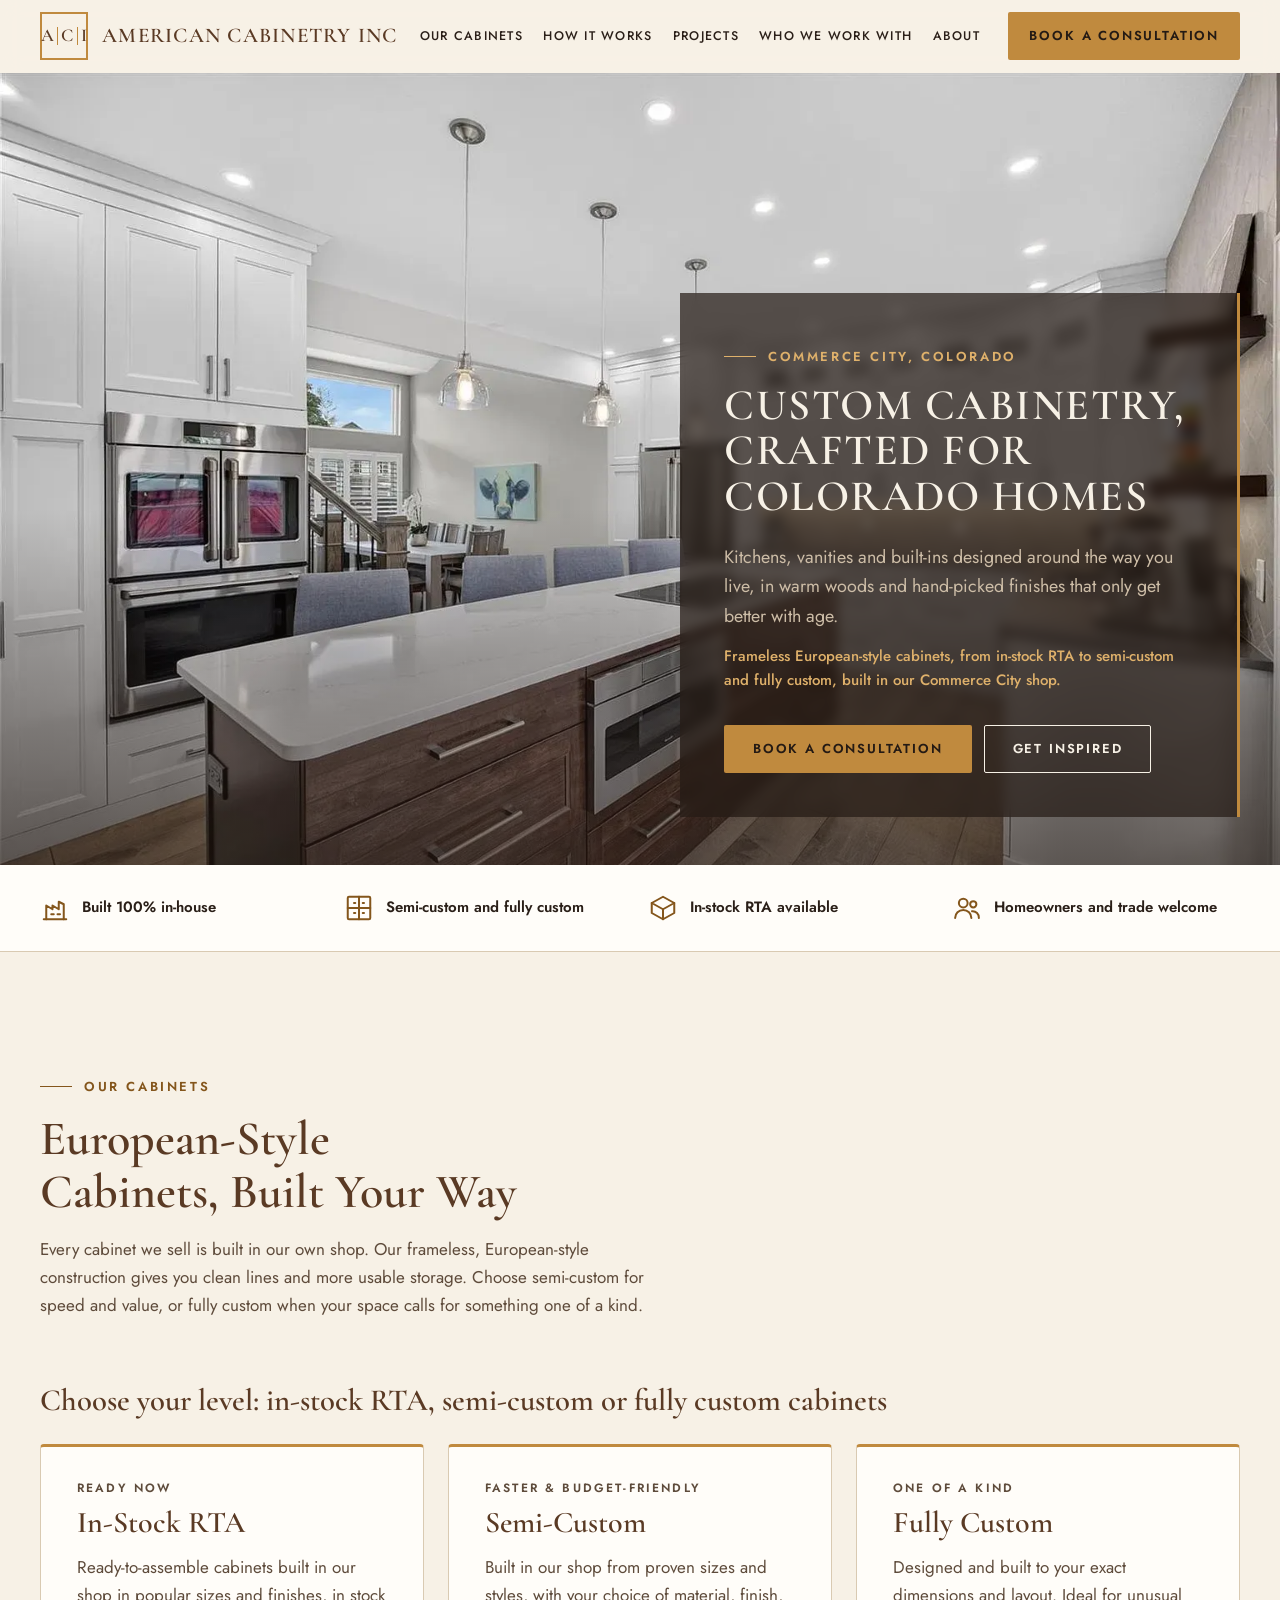
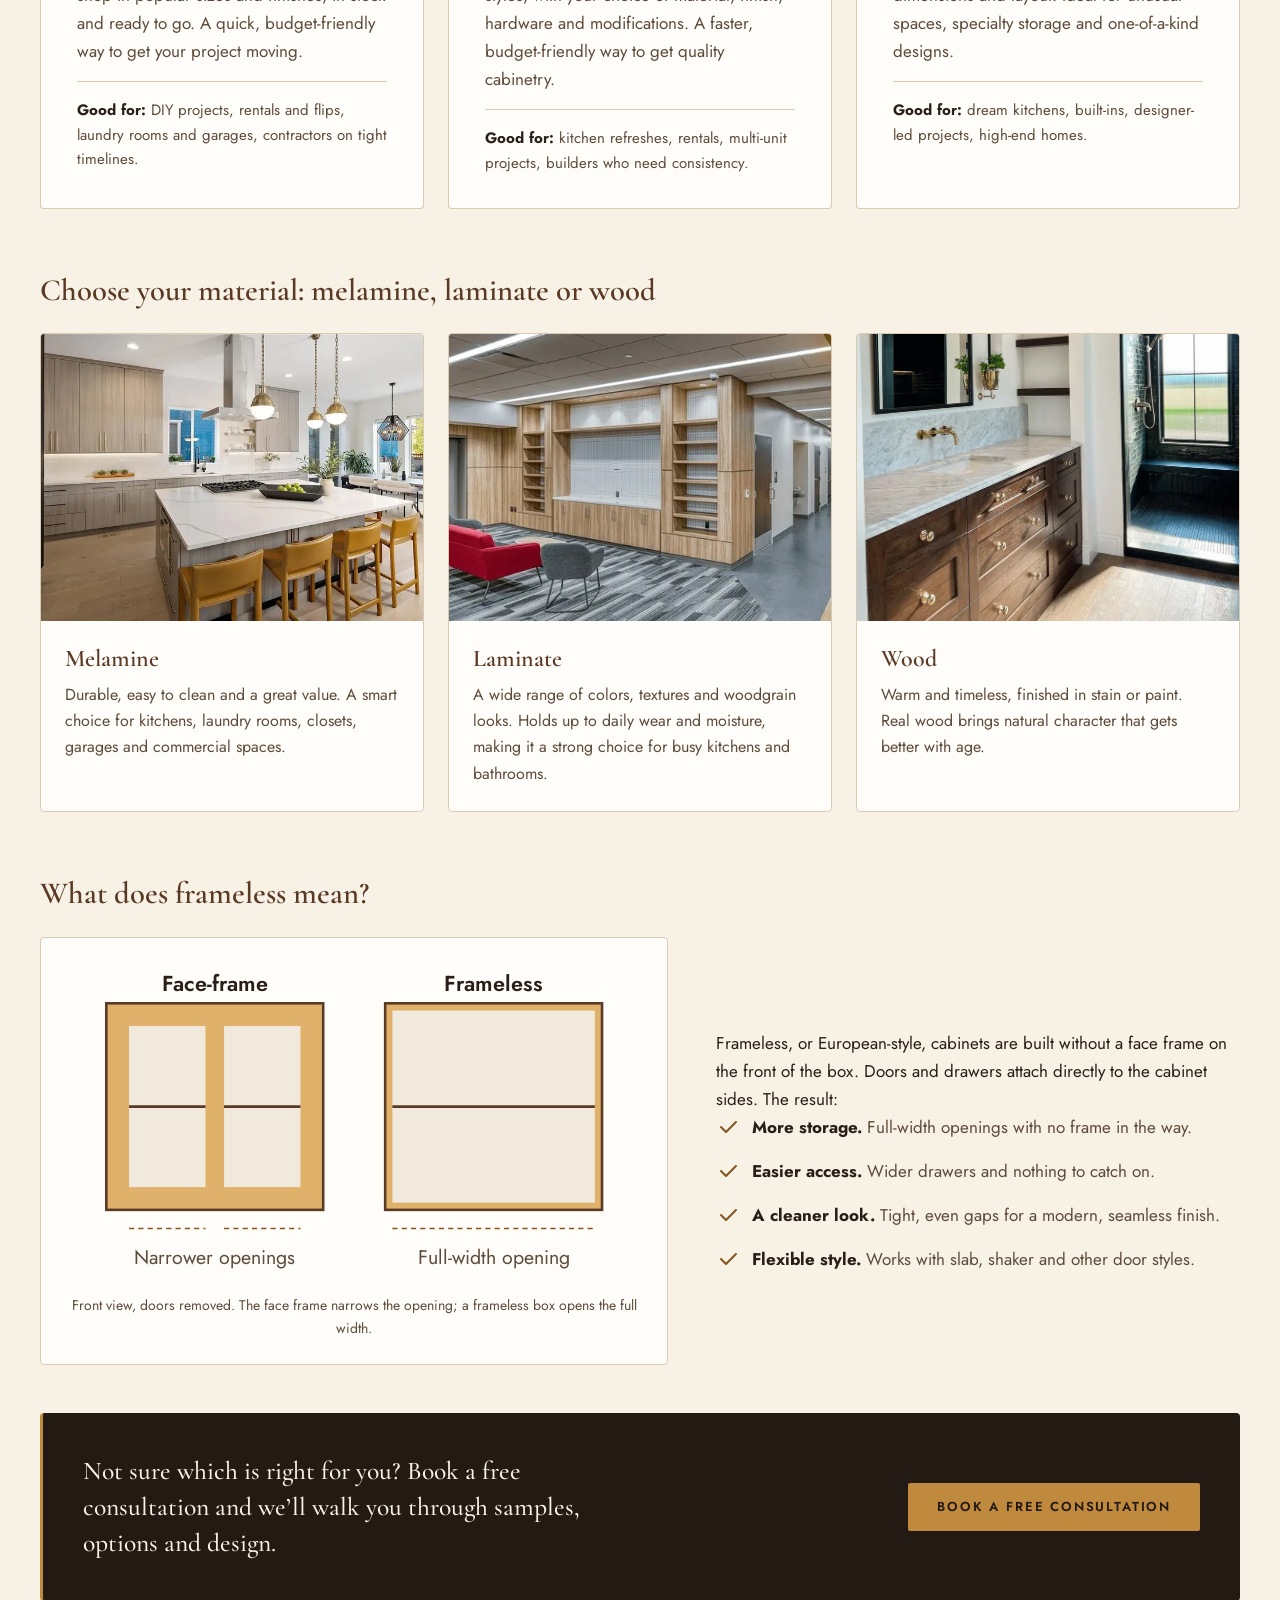
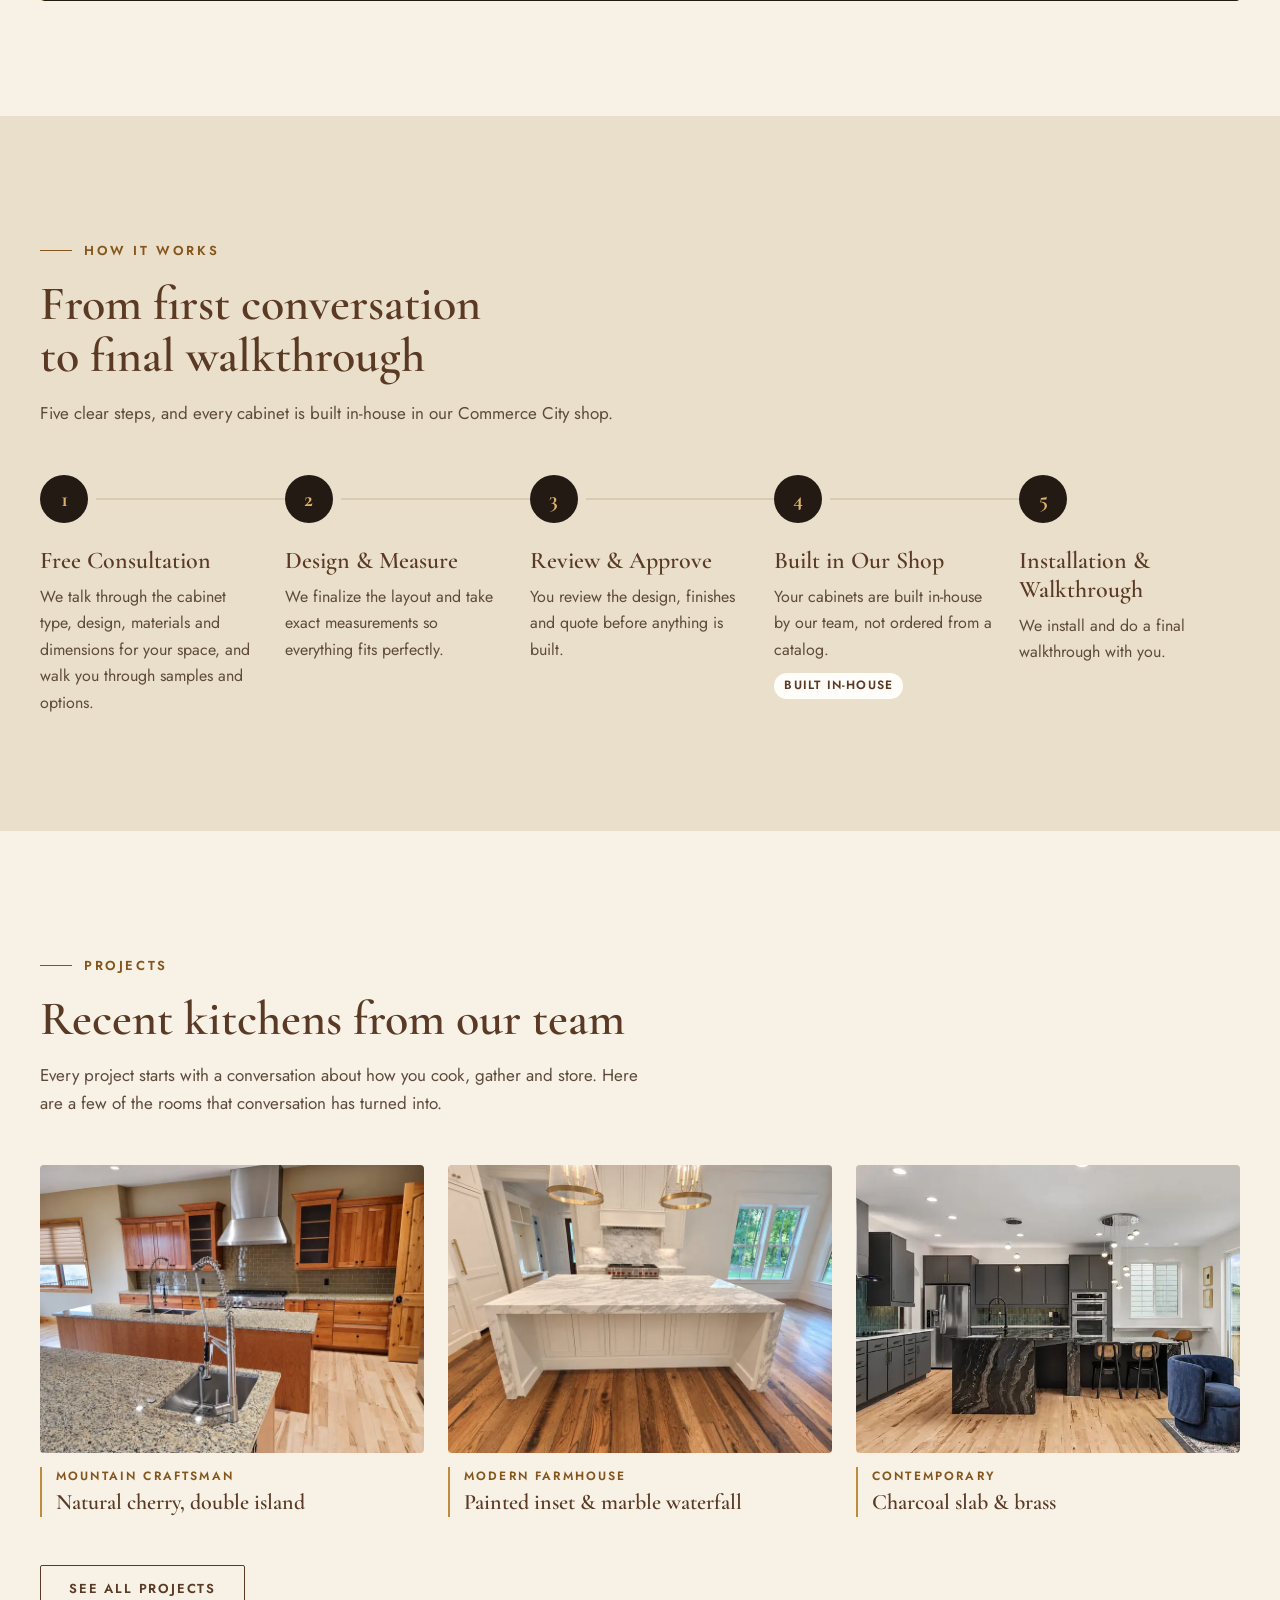
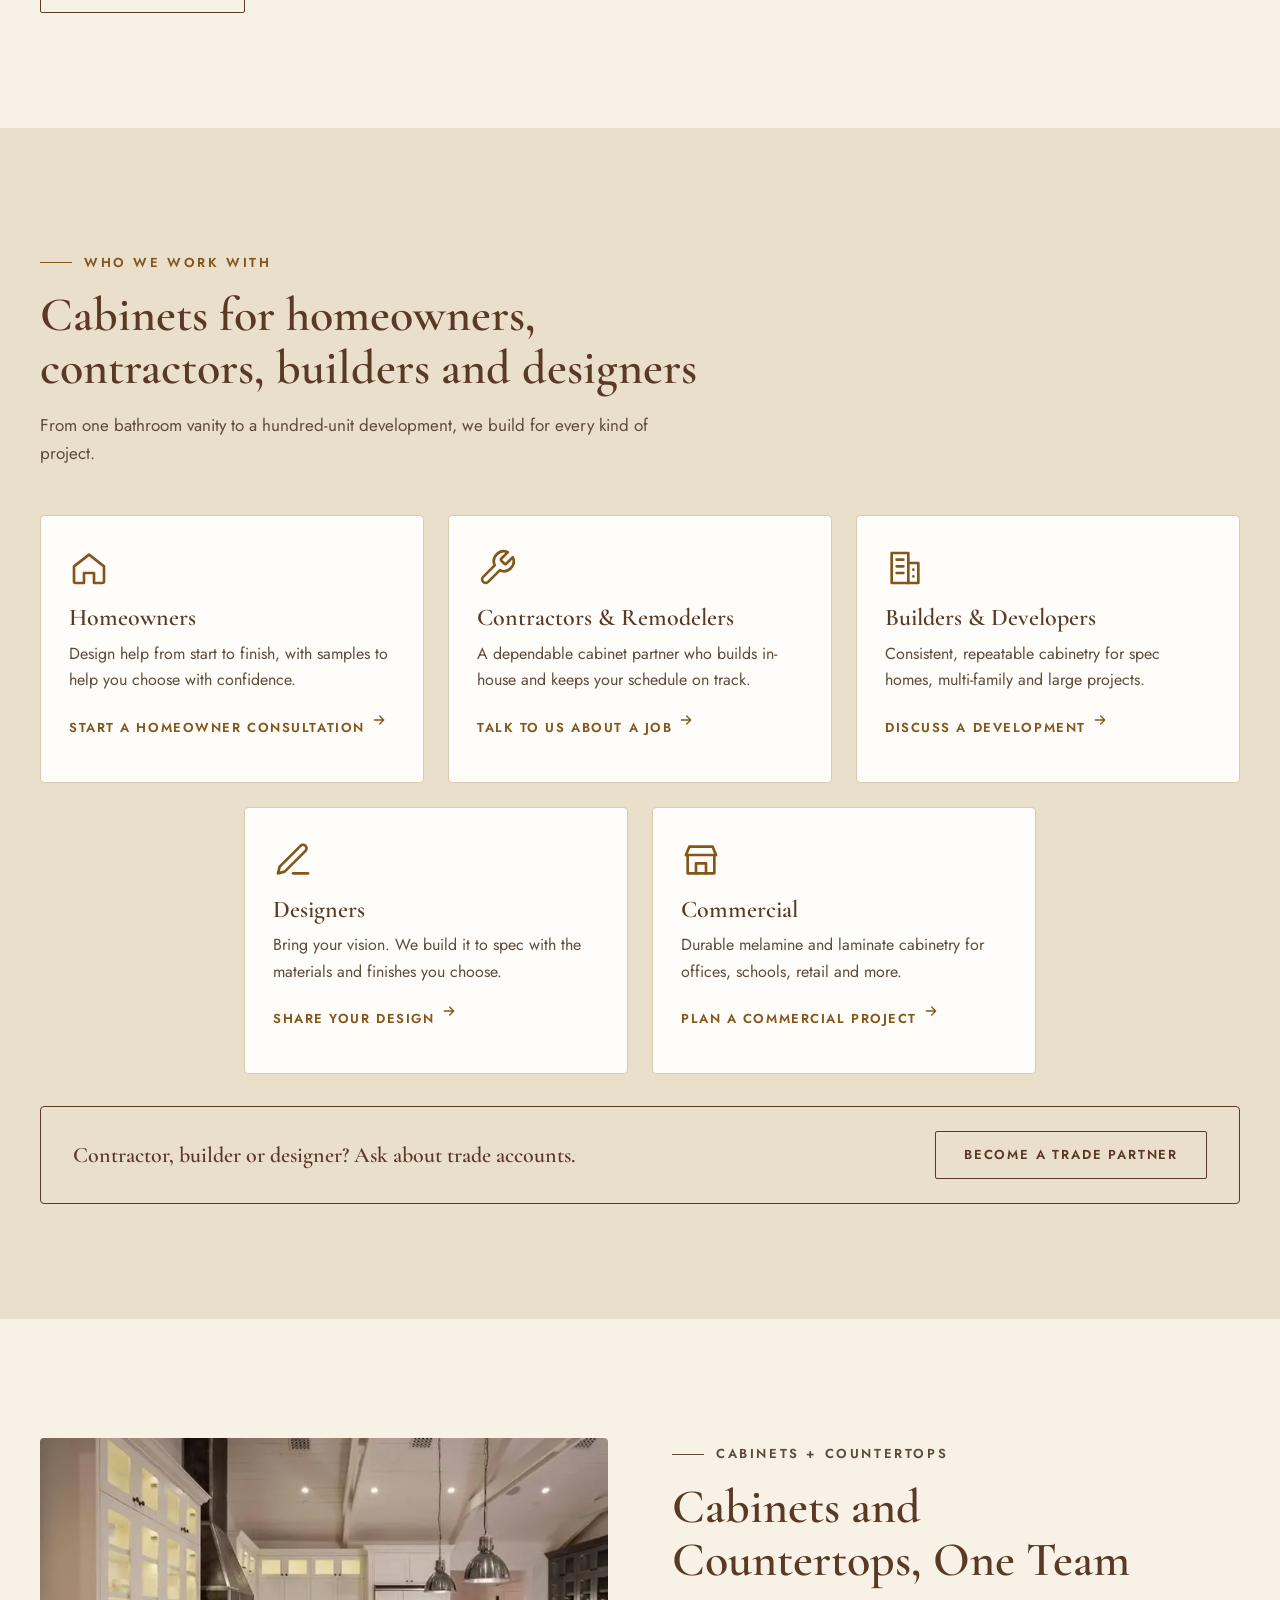
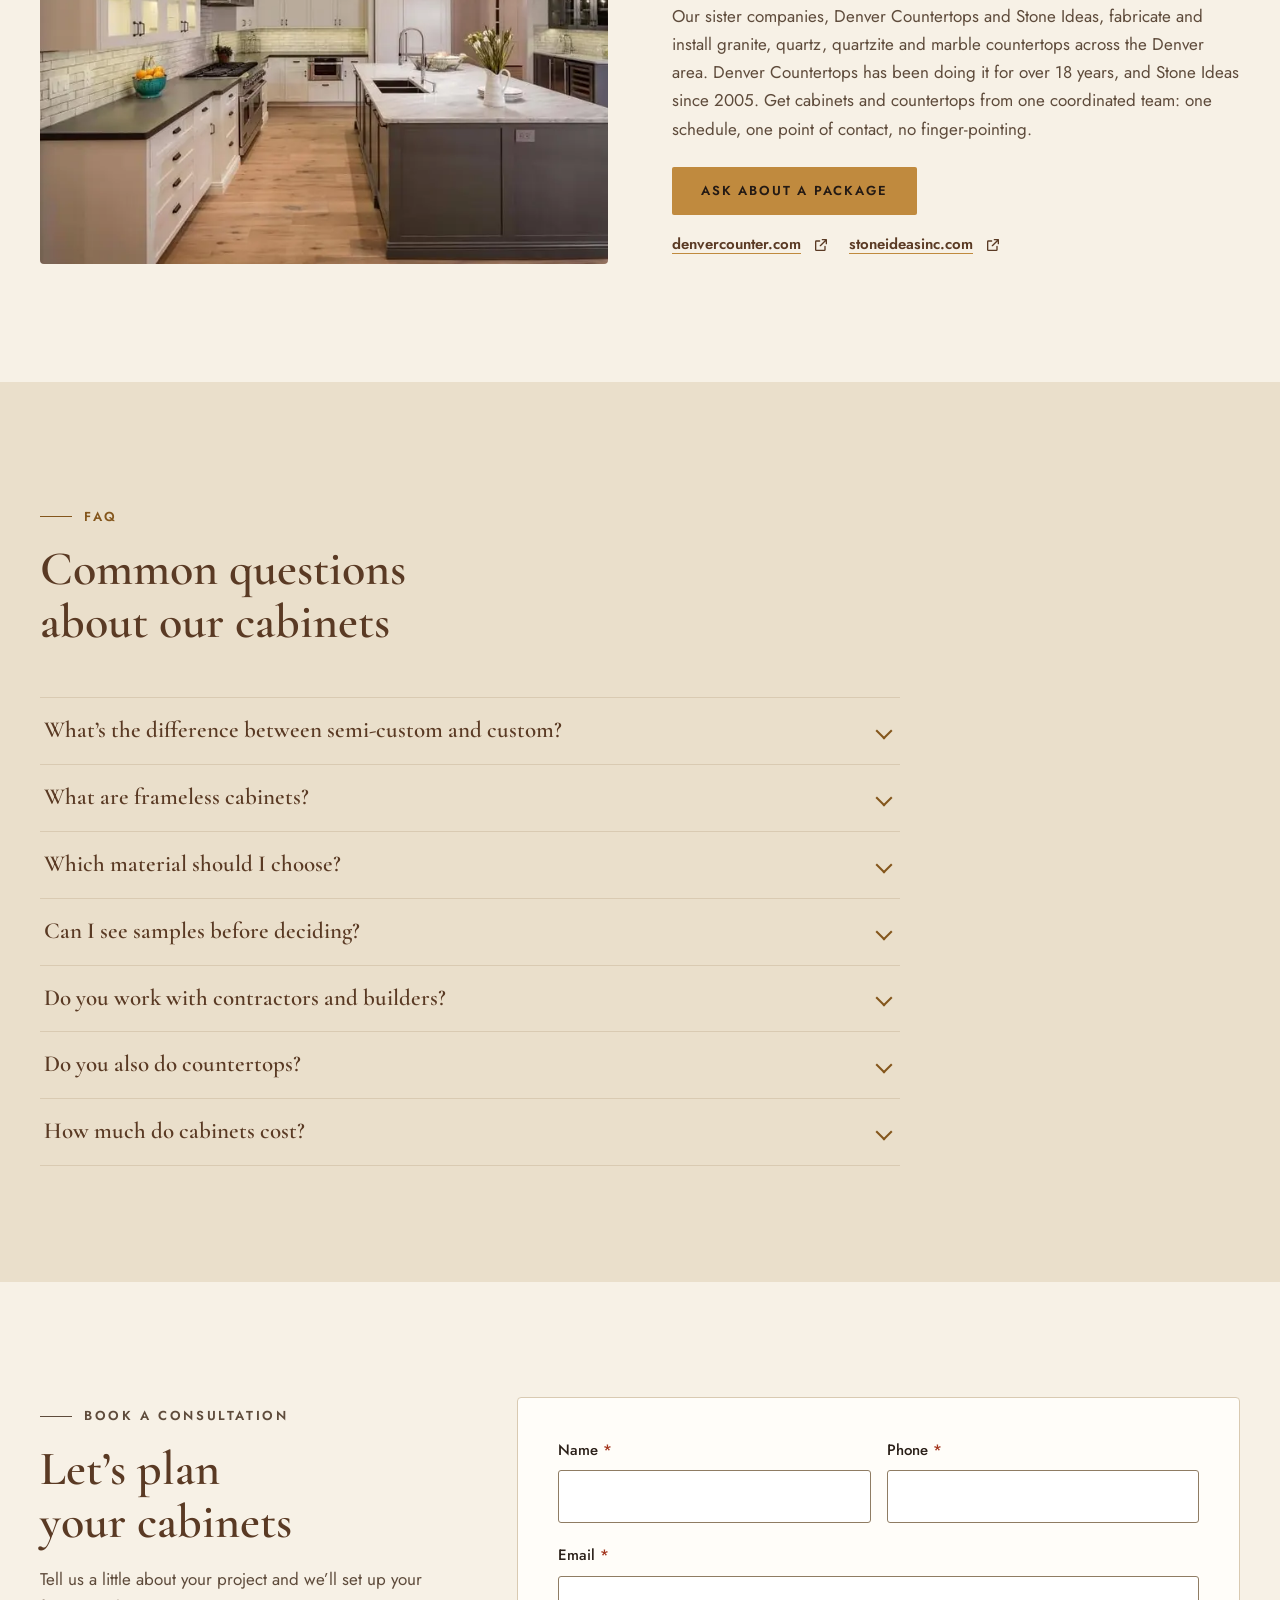
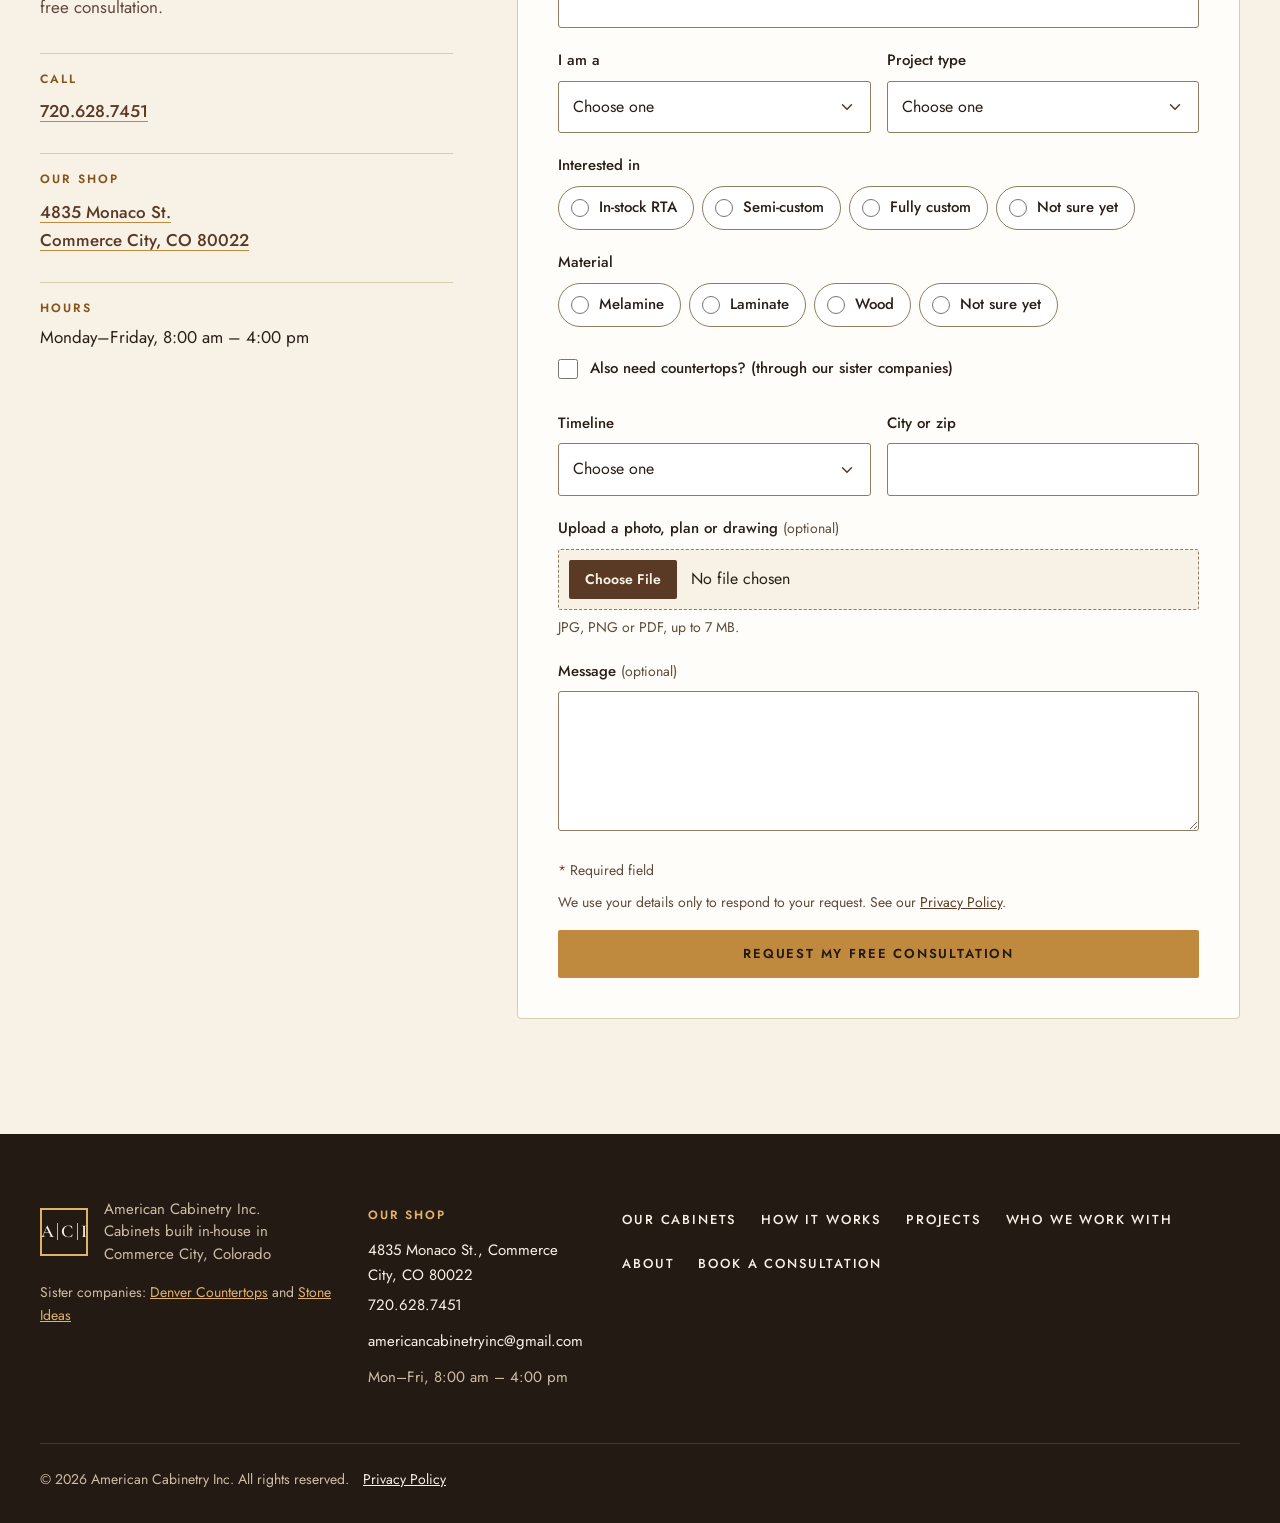
<file: index.html>
<!doctype html>
<html lang="en">
<head>
  <meta charset="utf-8">
  <meta name="viewport" content="width=device-width, initial-scale=1">
  <title>Custom Cabinets in Commerce City, CO | American Cabinetry Inc.</title>
  <meta name="description" content="Frameless cabinets built in-house in Commerce City, CO: in-stock RTA, semi-custom and fully custom, in melamine, laminate or wood. Free consultations.">
  <meta name="theme-color" content="#241A14">
  <link rel="canonical" href="https://fantastic-cucurucho-6a880a.netlify.app/">
  <link rel="icon" href="favicon.ico" sizes="32x32">
  <link rel="icon" href="images/icons/icon-512.png" type="image/png" sizes="512x512">
  <link rel="apple-touch-icon" href="images/icons/apple-touch-icon.png">
  <meta property="og:type" content="website">
  <meta property="og:site_name" content="American Cabinetry Inc.">
  <meta property="og:title" content="Custom Cabinets in Commerce City, CO | American Cabinetry Inc.">
  <meta property="og:description" content="Frameless cabinets built in-house in Commerce City, CO: in-stock RTA, semi-custom and fully custom, in melamine, laminate or wood. Free consultations.">
  <meta property="og:url" content="https://fantastic-cucurucho-6a880a.netlify.app/">
  <meta property="og:image" content="https://fantastic-cucurucho-6a880a.netlify.app/images/social/og-image.jpg">
  <meta property="og:image:width" content="1200">
  <meta property="og:image:height" content="630">
  <meta property="og:image:alt" content="American Cabinetry Inc. logo over a white and walnut kitchen">
  <meta name="twitter:card" content="summary_large_image">
  <link rel="preconnect" href="https://fonts.googleapis.com">
  <link rel="preconnect" href="https://fonts.gstatic.com" crossorigin>
  <link href="https://fonts.googleapis.com/css2?family=Cormorant+Garamond:wght@500;600;700&family=Jost:wght@400;500;600&display=swap" rel="stylesheet">
  <link rel="stylesheet" href="css/style.css">
  <script>document.documentElement.classList.add("js");</script>
  <script type="application/ld+json">
  {
    "@context": "https://schema.org",
    "@type": "HomeAndConstructionBusiness",
    "name": "American Cabinetry Inc.",
    "url": "https://fantastic-cucurucho-6a880a.netlify.app/",
    "logo": "https://fantastic-cucurucho-6a880a.netlify.app/images/icons/icon-512.png",
    "image": "https://fantastic-cucurucho-6a880a.netlify.app/images/social/og-image.jpg",
    "description": "Frameless European-style cabinets, in-stock RTA, semi-custom and fully custom, built in-house in Commerce City, Colorado.",
    "telephone": "+1-720-628-7451",
    "email": "americancabinetryinc@gmail.com",
    "address": {
      "@type": "PostalAddress",
      "streetAddress": "4835 Monaco St.",
      "addressLocality": "Commerce City",
      "addressRegion": "CO",
      "postalCode": "80022",
      "addressCountry": "US"
    },
    "openingHoursSpecification": [{
      "@type": "OpeningHoursSpecification",
      "dayOfWeek": ["Monday", "Tuesday", "Wednesday", "Thursday", "Friday"],
      "opens": "08:00",
      "closes": "16:00"
    }],
    "areaServed": ["Commerce City", "Denver", "Brighton", "Thornton", "Henderson", "Northglenn"]
  }
  </script>
</head>
<body>
  <a class="skip-link" href="#main">Skip to main content</a>

  <header class="site-header" data-header>
    <div class="container header-inner">
      <a class="brand" href="index.html" aria-label="American Cabinetry Inc. home">
        <span class="brand-mark" aria-hidden="true">A<i></i>C<i></i>I</span>
        <span class="brand-text"><span class="brand-name">American Cabinetry Inc</span></span>
      </a>
      <nav class="primary-nav" aria-label="Primary">
        <button class="nav-toggle" type="button" aria-expanded="false" aria-controls="primary-menu" data-nav-toggle>
          <svg class="icon icon-open" viewBox="0 0 24 24" aria-hidden="true"><path d="M4 7h16M4 12h16M4 17h16"/></svg>
          <svg class="icon icon-close" viewBox="0 0 24 24" aria-hidden="true"><path d="M6 6l12 12M18 6L6 18"/></svg>
          <span class="visually-hidden">Menu</span>
        </button>
        <ul class="nav-list" id="primary-menu" data-nav-menu>
          <li><a href="cabinets.html">Our Cabinets</a></li>
          <li><a href="process.html">How It Works</a></li>
          <li><a href="projects.html">Projects</a></li>
          <li><a href="who-we-work-with.html">Who We Work With</a></li>
          <li><a href="about.html">About</a></li>
          <li class="nav-cta"><a class="btn btn-brass" href="contact.html">Book a Consultation</a></li>
        </ul>
      </nav>
    </div>
  </header>

  <main id="main" tabindex="-1">
    <!-- 2. Hero -->
    <section class="hero hero--home" aria-labelledby="hero-title">
      <picture>
        <source type="image/webp" srcset="images/projects/white-walnut-kitchen-800.webp 800w, images/projects/white-walnut-kitchen.webp 1536w" sizes="100vw">
        <img class="hero-media" src="images/projects/white-walnut-kitchen.jpg" alt="White shaker kitchen with a walnut-stained island, quartz countertop, glass pendant lights and built-in double ovens" width="1536" height="960" fetchpriority="high" style="object-position: 50% 20%">
      </picture>
      <div class="hero-shade" aria-hidden="true"></div>
      <div class="container hero-content">
        <div class="hero-panel">
          <p class="eyebrow eyebrow--light">Commerce City, Colorado</p>
          <h1 class="hero-title" id="hero-title">Custom cabinetry, crafted for Colorado homes</h1>
          <p class="hero-lede">Kitchens, vanities and built-ins designed around the way you live, in warm woods and hand-picked finishes that only get better with age.</p>
          <p class="hero-subline">Frameless European-style cabinets, from in-stock RTA to semi-custom and fully custom, built in our Commerce City shop.</p>
          <div class="hero-actions">
            <a class="btn btn-brass" href="#consultation">Book a Consultation</a>
            <a class="btn btn-ghost" href="projects.html">Get Inspired</a>
          </div>
        </div>
      </div>
    </section>

    <!-- 3. Trust row -->
    <section class="trust" aria-label="Why American Cabinetry">
      <div class="container">
        <ul role="list">
          <li>
            <svg viewBox="0 0 24 24" aria-hidden="true"><path d="M3 21h18"/><path d="M5 21V10l5 3v-3l5 3V7l4 2v12"/><path d="M9 17h2M14 17h2"/></svg>
            Built 100% in-house
          </li>
          <li>
            <svg viewBox="0 0 24 24" aria-hidden="true"><rect x="3" y="3" width="18" height="18" rx="1"/><path d="M3 12h18M12 3v18M8 8h1M15 8h1M8 16h1M15 16h1"/></svg>
            Semi-custom and fully custom
          </li>
          <li>
            <svg viewBox="0 0 24 24" aria-hidden="true"><path d="M21 8l-9-5-9 5 9 5 9-5z"/><path d="M3 8v8l9 5 9-5V8"/><path d="M12 13v8"/></svg>
            In-stock RTA available
          </li>
          <li>
            <svg viewBox="0 0 24 24" aria-hidden="true"><circle cx="9" cy="8" r="3.5"/><path d="M2.5 20a6.5 6.5 0 0 1 13 0"/><circle cx="17" cy="9" r="2.5"/><path d="M16 14.6a5 5 0 0 1 5.5 5.4"/></svg>
            Homeowners and trade welcome
          </li>
        </ul>
      </div>
    </section>

    <!-- 4. Our Cabinets -->
    <section class="section section--cream" id="our-cabinets" aria-labelledby="cabinets-title">
      <div class="container">
        <header class="section-head reveal">
          <p class="eyebrow">Our Cabinets</p>
          <h2 id="cabinets-title">European-Style Cabinets, Built Your Way</h2>
          <p class="section-lede">Every cabinet we sell is built in our own shop. Our frameless, European-style construction gives you clean lines and more usable storage. Choose semi-custom for speed and value, or fully custom when your space calls for something one of a kind.</p>
        </header>

        <div class="sub-head reveal">
          <h3>Choose your level: in-stock RTA, semi-custom or fully custom cabinets</h3>
        </div>
        <ul class="levels" role="list">
          <li class="level card reveal">
            <p class="level-kicker">Ready now</p>
            <h4>In-Stock RTA</h4>
            <p>Ready-to-assemble cabinets built in our shop in popular sizes and finishes, in stock and ready to go. A quick, budget-friendly way to get your project moving.</p>
            <p class="good-for"><strong>Good for:</strong> DIY projects, rentals and flips, laundry rooms and garages, contractors on tight timelines.</p>
          </li>
          <li class="level card reveal">
            <p class="level-kicker">Faster &amp; budget-friendly</p>
            <h4>Semi-Custom</h4>
            <p>Built in our shop from proven sizes and styles, with your choice of material, finish, hardware and modifications. A faster, budget-friendly way to get quality cabinetry.</p>
            <p class="good-for"><strong>Good for:</strong> kitchen refreshes, rentals, multi-unit projects, builders who need consistency.</p>
          </li>
          <li class="level card reveal">
            <p class="level-kicker">One of a kind</p>
            <h4>Fully Custom</h4>
            <p>Designed and built to your exact dimensions and layout. Ideal for unusual spaces, specialty storage and one-of-a-kind designs.</p>
            <p class="good-for"><strong>Good for:</strong> dream kitchens, built-ins, designer-led projects, high-end homes.</p>
          </li>
        </ul>

        <div class="sub-head reveal">
          <h3>Choose your material: melamine, laminate or wood</h3>
        </div>
        <ul class="materials" role="list">
          <li class="reveal">
            <article class="material card">
              <div class="material-media"><picture>  <source type="image/webp" srcset="images/materials/melamine-1-800.webp 800w, images/materials/melamine-1.webp 1200w" sizes="(min-width: 768px) 33vw, 100vw">  <img src="images/materials/melamine-1.jpg" alt="Woodgrain slab cabinets with long brass pulls, a large white quartz island with mustard leather stools, and brass globe pendants" width="1200" height="750" loading="lazy" decoding="async" style="object-position: 35% 50%"></picture></div>
              <div class="material-body">
                <h4>Melamine</h4>
                <p>Durable, easy to clean and a great value. A smart choice for kitchens, laundry rooms, closets, garages and commercial spaces.</p>
              </div>
            </article>
          </li>
          <li class="reveal">
            <article class="material card">
              <div class="material-media"><picture>  <source type="image/webp" srcset="images/materials/laminate-1-800.webp 800w, images/materials/laminate-1.webp 1200w" sizes="(min-width: 768px) 33vw, 100vw">  <img src="images/materials/laminate-1.jpg" alt="Woodgrain laminate built-in cabinets and open shelving along a commercial lobby and hallway" width="1200" height="550" loading="lazy" decoding="async" style="object-position: 20% 50%"></picture></div>
              <div class="material-body">
                <h4>Laminate</h4>
                <p>A wide range of colors, textures and woodgrain looks. Holds up to daily wear and moisture, making it a strong choice for busy kitchens and bathrooms.</p>
              </div>
            </article>
          </li>
          <li class="reveal">
            <article class="material card">
              <div class="material-media"><picture>  <source type="image/webp" srcset="images/materials/wood-1-800.webp 800w, images/materials/wood-1.webp 1200w" sizes="(min-width: 768px) 33vw, 100vw">  <img src="images/materials/wood-1.jpg" alt="Stained oak bathroom vanity with brass knobs, a marble top and backsplash, and a wall-mounted brass faucet" width="1200" height="1500" loading="lazy" decoding="async" style="object-position: 50% 95%"></picture></div>
              <div class="material-body">
                <h4>Wood</h4>
                <p>Warm and timeless, finished in stain or paint. Real wood brings natural character that gets better with age.</p>
              </div>
            </article>
          </li>
        </ul>

        <div class="sub-head reveal">
          <h3>What does frameless mean?</h3>
        </div>
        <div class="frameless">
          <figure class="diagram card reveal">
            <svg viewBox="0 0 560 310" role="img" aria-labelledby="dg-title dg-desc">
              <title id="dg-title">Face-frame cabinet compared with a frameless cabinet</title>
              <desc id="dg-desc">Front views with doors removed. The face-frame cabinet has a frame and center stile around two narrower openings. The frameless cabinet has thin side panels and one full-width opening.</desc>
              <text class="dg-label" x="145" y="28">Face-frame</text>
              <rect class="dg-frame" x="40" y="40" width="210" height="200"/>
              <rect class="dg-open" x="62" y="62" width="74" height="156"/>
              <rect class="dg-open" x="154" y="62" width="74" height="156"/>
              <path class="dg-line" d="M62 140h74M154 140h74"/>
              <path class="dg-dash" d="M62 258h74M154 258h74"/>
              <text class="dg-note" x="145" y="292">Narrower openings</text>

              <text class="dg-label" x="415" y="28">Frameless</text>
              <rect class="dg-frame" x="310" y="40" width="210" height="200"/>
              <rect class="dg-open" x="317" y="47" width="196" height="186"/>
              <path class="dg-line" d="M317 140h196"/>
              <path class="dg-dash" d="M317 258h196"/>
              <text class="dg-note" x="415" y="292">Full-width opening</text>
            </svg>
            <figcaption>Front view, doors removed. The face frame narrows the opening; a frameless box opens the full width.</figcaption>
          </figure>
          <div class="reveal">
            <p>Frameless, or European-style, cabinets are built without a face frame on the front of the box. Doors and drawers attach directly to the cabinet sides. The result:</p>
            <ul class="benefits" role="list">
              <li><svg viewBox="0 0 24 24" aria-hidden="true"><path d="M5 12l5 5L20 7"/></svg><p><strong>More storage.</strong> <span>Full-width openings with no frame in the way.</span></p></li>
              <li><svg viewBox="0 0 24 24" aria-hidden="true"><path d="M5 12l5 5L20 7"/></svg><p><strong>Easier access.</strong> <span>Wider drawers and nothing to catch on.</span></p></li>
              <li><svg viewBox="0 0 24 24" aria-hidden="true"><path d="M5 12l5 5L20 7"/></svg><p><strong>A cleaner look.</strong> <span>Tight, even gaps for a modern, seamless finish.</span></p></li>
              <li><svg viewBox="0 0 24 24" aria-hidden="true"><path d="M5 12l5 5L20 7"/></svg><p><strong>Flexible style.</strong> <span>Works with slab, shaker and other door styles.</span></p></li>
            </ul>
          </div>
        </div>

        <div class="cta-box reveal">
          <p>Not sure which is right for you? Book a free consultation and we&rsquo;ll walk you through samples, options and design.</p>
          <a class="btn btn-brass" href="#consultation">Book a Free Consultation</a>
        </div>
      </div>
    </section>

    <!-- 5. How It Works -->
    <section class="section section--sand" id="how-it-works" aria-labelledby="process-title">
      <div class="container">
        <header class="section-head reveal">
          <p class="eyebrow">How It Works</p>
          <h2 id="process-title">From first conversation to final walkthrough</h2>
          <p class="section-lede">Five clear steps, and every cabinet is built in-house in our Commerce City shop.</p>
        </header>
        <ol class="timeline">
          <li class="reveal">
            <span class="tl-num" aria-hidden="true">1</span>
            <h3>Free Consultation</h3>
            <p>We talk through the cabinet type, design, materials and dimensions for your space, and walk you through samples and options.</p>
            <!-- Owner: add typical time, then remove "hidden" -->
            <p class="tl-time" hidden>Typical time: <span></span></p>
          </li>
          <li class="reveal">
            <span class="tl-num" aria-hidden="true">2</span>
            <h3>Design &amp; Measure</h3>
            <p>We finalize the layout and take exact measurements so everything fits perfectly.</p>
            <p class="tl-time" hidden>Typical time: <span></span></p>
          </li>
          <li class="reveal">
            <span class="tl-num" aria-hidden="true">3</span>
            <h3>Review &amp; Approve</h3>
            <p>You review the design, finishes and quote before anything is built.</p>
            <p class="tl-time" hidden>Typical time: <span></span></p>
          </li>
          <li class="reveal">
            <span class="tl-num" aria-hidden="true">4</span>
            <h3>Built in Our Shop</h3>
            <p>Your cabinets are built in-house by our team, not ordered from a catalog.</p>
            <span class="tl-badge">Built in-house</span>
            <p class="tl-time" hidden>Typical time: <span></span></p>
          </li>
          <li class="reveal">
            <span class="tl-num" aria-hidden="true">5</span>
            <h3>Installation &amp; Walkthrough</h3>
            <p>We install and do a final walkthrough with you.</p>
            <p class="tl-time" hidden>Typical time: <span></span></p>
          </li>
        </ol>
      </div>
    </section>

    <!-- 6. Recent kitchens -->
    <section class="section section--cream" aria-labelledby="featured-title">
      <div class="container">
        <header class="section-head reveal">
          <p class="eyebrow">Projects</p>
          <h2 id="featured-title">Recent kitchens from our team</h2>
          <p class="section-lede">Every project starts with a conversation about how you cook, gather and store. Here are a few of the rooms that conversation has turned into.</p>
        </header>
        <ul class="gallery" role="list">
          <li class="reveal">
            <figure class="project">
              <div class="project-media">
                <picture>
                  <source type="image/webp" srcset="images/projects/cherry-double-island-800.webp 800w, images/projects/cherry-double-island.webp 1448w" sizes="(min-width: 1024px) 33vw, (min-width: 640px) 50vw, 100vw">
                  <img src="images/projects/cherry-double-island.jpg" alt="Natural cherry shaker cabinets with two granite islands, a stainless hood and maple floors" width="1448" height="1086" loading="lazy" decoding="async">
                </picture>
              </div>
              <figcaption><span class="project-style">Mountain Craftsman</span><span class="project-name">Natural cherry, double island</span></figcaption>
            </figure>
          </li>
          <li class="reveal">
            <figure class="project">
              <div class="project-media">
                <picture>
                  <source type="image/webp" srcset="images/projects/farmhouse-marble-waterfall-800.webp 800w, images/projects/farmhouse-marble-waterfall.webp 1448w" sizes="(min-width: 1024px) 33vw, (min-width: 640px) 50vw, 100vw">
                  <img src="images/projects/farmhouse-marble-waterfall.jpg" alt="White inset cabinetry with a marble waterfall island, brass lantern pendants and reclaimed wood floors" width="1448" height="1086" loading="lazy" decoding="async">
                </picture>
              </div>
              <figcaption><span class="project-style">Modern Farmhouse</span><span class="project-name">Painted inset &amp; marble waterfall</span></figcaption>
            </figure>
          </li>
          <li class="reveal">
            <figure class="project">
              <div class="project-media">
                <picture>
                  <source type="image/webp" srcset="images/projects/charcoal-slab-brass-800.webp 800w, images/projects/charcoal-slab-brass.webp 1600w" sizes="(min-width: 1024px) 33vw, (min-width: 640px) 50vw, 100vw">
                  <img src="images/projects/charcoal-slab-brass.jpg" alt="Charcoal slab cabinets with brass pulls, green tile backsplash and a dark waterfall stone island" width="1617" height="972" loading="lazy" decoding="async">
                </picture>
              </div>
              <figcaption><span class="project-style">Contemporary</span><span class="project-name">Charcoal slab &amp; brass</span></figcaption>
            </figure>
          </li>
        </ul>
        <div class="section-cta reveal">
          <a class="btn btn-outline" href="projects.html">See All Projects</a>
        </div>
      </div>
    </section>

    <!-- 7. Who We Work With -->
    <section class="section section--sand" id="who-we-work-with" aria-labelledby="audiences-title">
      <div class="container">
        <header class="section-head reveal">
          <p class="eyebrow">Who We Work With</p>
          <h2 id="audiences-title">Cabinets for homeowners, contractors, builders and designers</h2>
          <p class="section-lede">From one bathroom vanity to a hundred-unit development, we build for every kind of project.</p>
        </header>
        <ul class="audiences" role="list">
          <li class="reveal">
            <article class="audience card">
              <svg viewBox="0 0 24 24" aria-hidden="true"><path d="M3 11l9-7 9 7v9a1 1 0 0 1-1 1h-5v-6H9v6H4a1 1 0 0 1-1-1z"/></svg>
              <h3>Homeowners</h3>
              <p>Design help from start to finish, with samples to help you choose with confidence.</p>
              <a class="text-link" href="?type=homeowner#consultation">Start a homeowner consultation <svg viewBox="0 0 24 24" aria-hidden="true"><path d="M5 12h14M13 6l6 6-6 6"/></svg></a>
            </article>
          </li>
          <li class="reveal">
            <article class="audience card">
              <svg viewBox="0 0 24 24" aria-hidden="true"><path d="M14.7 6.3a1 1 0 0 0 0 1.4l1.6 1.6a1 1 0 0 0 1.4 0l3.8-3.8a6 6 0 0 1-7.9 7.9l-6.9 6.9a2.1 2.1 0 0 1-3-3l6.9-6.9a6 6 0 0 1 7.9-7.9z"/></svg>
              <h3>Contractors &amp; Remodelers</h3>
              <p>A dependable cabinet partner who builds in-house and keeps your schedule on track.</p>
              <a class="text-link" href="?type=contractor#consultation">Talk to us about a job <svg viewBox="0 0 24 24" aria-hidden="true"><path d="M5 12h14M13 6l6 6-6 6"/></svg></a>
            </article>
          </li>
          <li class="reveal">
            <article class="audience card">
              <svg viewBox="0 0 24 24" aria-hidden="true"><rect x="4" y="3" width="10" height="18"/><path d="M14 9h6v12h-6"/><path d="M7 7h4M7 11h4M7 15h4M17 13h0M17 17h0"/></svg>
              <h3>Builders &amp; Developers</h3>
              <p>Consistent, repeatable cabinetry for spec homes, multi-family and large projects.</p>
              <a class="text-link" href="?type=builder#consultation">Discuss a development <svg viewBox="0 0 24 24" aria-hidden="true"><path d="M5 12h14M13 6l6 6-6 6"/></svg></a>
            </article>
          </li>
          <li class="reveal">
            <article class="audience card">
              <svg viewBox="0 0 24 24" aria-hidden="true"><path d="M12 20h9"/><path d="M16.5 3.5a2.1 2.1 0 0 1 3 3L7 19l-4 1 1-4z"/></svg>
              <h3>Designers</h3>
              <p>Bring your vision. We build it to spec with the materials and finishes you choose.</p>
              <a class="text-link" href="?type=designer#consultation">Share your design <svg viewBox="0 0 24 24" aria-hidden="true"><path d="M5 12h14M13 6l6 6-6 6"/></svg></a>
            </article>
          </li>
          <li class="reveal">
            <article class="audience card">
              <svg viewBox="0 0 24 24" aria-hidden="true"><path d="M3 9l2-5h14l2 5"/><path d="M4 9v11h16V9"/><path d="M9 20v-6h6v6"/><path d="M3 9h18"/></svg>
              <h3>Commercial</h3>
              <p>Durable melamine and laminate cabinetry for offices, schools, retail and more.</p>
              <a class="text-link" href="?type=commercial#consultation">Plan a commercial project <svg viewBox="0 0 24 24" aria-hidden="true"><path d="M5 12h14M13 6l6 6-6 6"/></svg></a>
            </article>
          </li>
        </ul>
        <div class="trade-line reveal">
          <p>Contractor, builder or designer? Ask about trade accounts.</p>
          <a class="btn btn-outline" href="?type=trade#consultation">Become a Trade Partner</a>
        </div>
      </div>
    </section>

    <!-- 8. Cabinets + Countertops -->
    <section class="section section--cream" aria-labelledby="combo-title">
      <div class="container split">
        <div class="split-media reveal">
          <picture>
            <source type="image/webp" srcset="images/countertops/countertops-1-800.webp 800w, images/countertops/countertops-1.webp 1024w" sizes="(min-width: 900px) 50vw, 100vw">
            <img src="images/countertops/countertops-1.jpg" alt="White shaker kitchen with dark stone perimeter countertops, a marble-topped gray island and stainless pendant lights" width="1024" height="661" loading="lazy" decoding="async">
          </picture>
        </div>
        <div class="split-copy reveal">
          <p class="eyebrow">Cabinets + Countertops</p>
          <h2 id="combo-title">Cabinets and Countertops, One Team</h2>
          <p>Our sister companies, Denver Countertops and Stone Ideas, fabricate and install granite, quartz, quartzite and marble countertops across the Denver area. Denver Countertops has been doing it for over 18 years, and Stone Ideas since 2005. Get cabinets and countertops from one coordinated team: one schedule, one point of contact, no finger-pointing.</p>
          <div class="split-actions">
            <a class="btn btn-brass" href="?countertops=1#consultation">Ask About a Package</a>
            <div class="sister-links">
              <a class="ext-link" href="https://denvercounter.com" target="_blank" rel="noopener">denvercounter.com<span class="visually-hidden"> (opens in a new tab)</span> <svg viewBox="0 0 24 24" aria-hidden="true"><path d="M14 4h6v6M20 4l-9 9M18 14v5a1 1 0 0 1-1 1H5a1 1 0 0 1-1-1V7a1 1 0 0 1 1-1h5"/></svg></a>
              <a class="ext-link" href="https://stoneideasinc.com" target="_blank" rel="noopener">stoneideasinc.com<span class="visually-hidden"> (opens in a new tab)</span> <svg viewBox="0 0 24 24" aria-hidden="true"><path d="M14 4h6v6M20 4l-9 9M18 14v5a1 1 0 0 1-1 1H5a1 1 0 0 1-1-1V7a1 1 0 0 1 1-1h5"/></svg></a>
            </div>
          </div>
        </div>
      </div>
    </section>

    <!-- 9. FAQ -->
    <section class="section section--sand" aria-labelledby="faq-title">
      <div class="container">
        <header class="section-head reveal">
          <p class="eyebrow">FAQ</p>
          <h2 id="faq-title">Common questions about our cabinets</h2>
        </header>
        <div class="faq reveal">
          <details class="faq-item">
            <summary>What&rsquo;s the difference between semi-custom and custom?</summary>
            <div class="faq-answer"><p>Semi-custom starts from proven sizes and styles with options to personalize; fully custom is built to your exact design and dimensions. Both are built in our shop.</p></div>
          </details>
          <details class="faq-item">
            <summary>What are frameless cabinets?</summary>
            <div class="faq-answer"><p>European-style cabinets with no face frame, which gives you more storage space and a clean, modern look.</p></div>
          </details>
          <details class="faq-item">
            <summary>Which material should I choose?</summary>
            <div class="faq-answer"><p>It depends on budget, style and use. Melamine and laminate are durable and great value; wood offers a warm, classic look. We&rsquo;ll help you compare samples during your free consultation.</p></div>
          </details>
          <details class="faq-item">
            <summary>Can I see samples before deciding?</summary>
            <div class="faq-answer"><p>Yes. During your free consultation we&rsquo;ll walk you through samples of door styles, materials and finishes.</p></div>
          </details>
          <details class="faq-item">
            <summary>Do you work with contractors and builders?</summary>
            <div class="faq-answer"><p>Yes, we work with homeowners, contractors, builders, developers, designers and commercial clients.</p></div>
          </details>
          <details class="faq-item">
            <summary>Do you also do countertops?</summary>
            <div class="faq-answer"><p>Yes, through our sister companies <a href="https://denvercounter.com" target="_blank" rel="noopener">Denver Countertops<span class="visually-hidden"> (opens in a new tab)</span></a> and <a href="https://stoneideasinc.com" target="_blank" rel="noopener">Stone Ideas<span class="visually-hidden"> (opens in a new tab)</span></a>.</p></div>
          </details>
          <details class="faq-item">
            <summary>How much do cabinets cost?</summary>
            <div class="faq-answer"><p>Every project is different. Price depends on size, material, door style and level of customization. <a href="#consultation">Book a free consultation</a> for an accurate quote.</p></div>
          </details>
        </div>
      </div>
    </section>

    <!-- 10. Final call to action + consultation form -->
    <section class="section section--cream" id="consultation" aria-labelledby="consult-title">
      <div class="container consult">
        <div class="consult-info reveal">
          <p class="eyebrow">Book a Consultation</p>
          <h2 id="consult-title">Let&rsquo;s plan your cabinets</h2>
          <p>Tell us a little about your project and we&rsquo;ll set up your free consultation.</p>
          <dl class="contact-list">
            <div>
              <dt>Call</dt>
              <dd><a href="tel:+17206287451">720.628.7451</a></dd>
            </div>
            <div>
              <dt>Our shop</dt>
              <dd><a href="https://www.google.com/maps/search/?api=1&amp;query=4835+Monaco+St+Commerce+City+CO+80022" target="_blank" rel="noopener">4835 Monaco St.<br>Commerce City, CO 80022<span class="visually-hidden"> (opens in Google Maps)</span></a></dd>
            </div>
            <div>
              <dt>Hours</dt>
              <dd>Monday&ndash;Friday, 8:00 am &ndash; 4:00 pm</dd>
            </div>
          </dl>
        </div>

        <!-- Handled by Netlify Forms (form name: consultation) -->
        <form class="contact-form reveal" id="consultation-form" name="consultation" method="post" enctype="multipart/form-data" novalidate data-netlify="true" netlify-honeypot="_honey" data-contact-form>
          <input type="hidden" name="form-name" value="consultation">
          <input type="hidden" name="page" value="">
          <div class="form-summary" tabindex="-1" role="alert" hidden data-form-summary></div>
          <div class="hp" aria-hidden="true"><label for="f-honey">Leave this field empty</label><input id="f-honey" name="_honey" type="text" tabindex="-1" autocomplete="off"></div>

          <div class="field-row">
            <div class="field">
              <label for="f-name">Name <span class="req" aria-hidden="true">*</span></label>
              <input id="f-name" name="name" type="text" autocomplete="name" required aria-describedby="f-name-error">
              <p class="field-error" id="f-name-error" hidden></p>
            </div>
            <div class="field">
              <label for="f-phone">Phone <span class="req" aria-hidden="true">*</span></label>
              <input id="f-phone" name="phone" type="tel" autocomplete="tel" required aria-describedby="f-phone-error">
              <p class="field-error" id="f-phone-error" hidden></p>
            </div>
          </div>

          <div class="field">
            <label for="f-email">Email <span class="req" aria-hidden="true">*</span></label>
            <input id="f-email" name="email" type="email" autocomplete="email" required aria-describedby="f-email-error">
            <p class="field-error" id="f-email-error" hidden></p>
          </div>

          <div class="field-row">
            <div class="field">
              <label for="f-type">I am a</label>
              <select id="f-type" name="customer_type">
                <option value="">Choose one</option>
                <option value="homeowner">Homeowner</option>
                <option value="contractor">Contractor</option>
                <option value="builder">Builder or Developer</option>
                <option value="designer">Designer</option>
                <option value="commercial">Commercial</option>
                <option value="trade">Trade partner (contractor, builder or designer)</option>
              </select>
            </div>
            <div class="field">
              <label for="f-project">Project type</label>
              <select id="f-project" name="project_type">
                <option value="">Choose one</option>
                <option value="kitchen">Kitchen</option>
                <option value="vanity">Bathroom vanity</option>
                <option value="builtins">Built-ins or closet</option>
                <option value="bar">Bar or specialty</option>
                <option value="multiple">Multiple rooms</option>
                <option value="commercial">Commercial</option>
              </select>
            </div>
          </div>

          <fieldset class="field">
            <legend>Interested in</legend>
            <div class="choices">
              <label class="choice"><input type="radio" name="level" value="in-stock-rta"> In-stock RTA</label>
              <label class="choice"><input type="radio" name="level" value="semi-custom"> Semi-custom</label>
              <label class="choice"><input type="radio" name="level" value="fully-custom"> Fully custom</label>
              <label class="choice"><input type="radio" name="level" value="not-sure"> Not sure yet</label>
            </div>
          </fieldset>

          <fieldset class="field">
            <legend>Material</legend>
            <div class="choices">
              <label class="choice"><input type="radio" name="material" value="melamine"> Melamine</label>
              <label class="choice"><input type="radio" name="material" value="laminate"> Laminate</label>
              <label class="choice"><input type="radio" name="material" value="wood"> Wood</label>
              <label class="choice"><input type="radio" name="material" value="not-sure"> Not sure yet</label>
            </div>
          </fieldset>

          <div class="field">
            <label class="check"><input type="checkbox" id="f-countertops" name="countertops" value="yes"> Also need countertops? (through our sister companies)</label>
          </div>

          <div class="field-row">
            <div class="field">
              <label for="f-timeline">Timeline</label>
              <select id="f-timeline" name="timeline">
                <option value="">Choose one</option>
                <option value="asap">ASAP</option>
                <option value="1-3-months">1&ndash;3 months</option>
                <option value="3-6-months">3&ndash;6 months</option>
                <option value="planning">Just planning</option>
              </select>
            </div>
            <div class="field">
              <label for="f-location">City or zip</label>
              <input id="f-location" name="location" type="text" autocomplete="address-level2">
            </div>
          </div>

          <div class="field">
            <label for="f-upload">Upload a photo, plan or drawing <span class="optional">(optional)</span></label>
            <input id="f-upload" name="upload" type="file" accept="image/*,.pdf" aria-describedby="f-upload-hint f-upload-error">
            <p class="field-hint" id="f-upload-hint">JPG, PNG or PDF, up to 7 MB.</p>
            <p class="field-error" id="f-upload-error" hidden></p>
          </div>

          <div class="field">
            <label for="f-message">Message <span class="optional">(optional)</span></label>
            <textarea id="f-message" name="message" rows="4"></textarea>
          </div>

          <p class="form-note"><span class="req" aria-hidden="true">*</span> Required field</p>
          <p class="form-privacy">We use your details only to respond to your request. See our <a href="privacy.html">Privacy Policy</a>.</p>
          <button class="btn btn-brass btn-block" type="submit">Request My Free Consultation</button>
          <p class="form-error" role="alert" hidden data-form-error>Sorry, your request didn&rsquo;t go through. Please try again, or call us at <a href="tel:+17206287451">720.628.7451</a> or email <a href="mailto:americancabinetryinc@gmail.com">americancabinetryinc@gmail.com</a>.</p>
          <p class="form-success" role="status" hidden data-form-success>Thanks! We&rsquo;ll contact you within one business day to set up your consultation.</p>
        </form>
      </div>
    </section>
  </main>

  <footer class="site-footer">
    <div class="container footer-inner">
      <div>
        <div class="footer-brand">
          <span class="brand-mark brand-mark--light" aria-hidden="true">A<i></i>C<i></i>I</span>
          <p>American Cabinetry Inc.<br>Cabinets built in-house in Commerce City, Colorado</p>
        </div>
        <p class="footer-sister">Sister companies: <a href="https://denvercounter.com" target="_blank" rel="noopener">Denver Countertops<span class="visually-hidden"> (opens in a new tab)</span></a> and <a href="https://stoneideasinc.com" target="_blank" rel="noopener">Stone Ideas<span class="visually-hidden"> (opens in a new tab)</span></a></p>
      </div>
      <address class="footer-contact">
        <span class="footer-label">Our shop</span>
        <a href="https://www.google.com/maps/search/?api=1&amp;query=4835+Monaco+St+Commerce+City+CO+80022" target="_blank" rel="noopener">4835 Monaco St., Commerce City, CO 80022<span class="visually-hidden"> (opens in Google Maps)</span></a>
        <a href="tel:+17206287451">720.628.7451</a>
        <a href="mailto:americancabinetryinc@gmail.com">americancabinetryinc@gmail.com</a>
        <span>Mon&ndash;Fri, 8:00 am &ndash; 4:00 pm</span>
      </address>
      <nav aria-label="Footer">
        <ul class="footer-nav" role="list">
          <li><a href="cabinets.html">Our Cabinets</a></li>
          <li><a href="process.html">How It Works</a></li>
          <li><a href="projects.html">Projects</a></li>
          <li><a href="who-we-work-with.html">Who We Work With</a></li>
          <li><a href="about.html">About</a></li>
          <li><a href="contact.html">Book a Consultation</a></li>
        </ul>
      </nav>
    </div>
    <div class="container footer-base">
      <p>&copy; <span data-year>2026</span> American Cabinetry Inc. All rights reserved. <a class="footer-privacy" href="privacy.html">Privacy Policy</a></p>
    </div>
  </footer>

  <nav class="mobile-bar" aria-label="Quick contact">
    <a href="tel:+17206287451"><svg viewBox="0 0 24 24" aria-hidden="true"><path d="M22 16.9v3a2 2 0 0 1-2.2 2 19.8 19.8 0 0 1-8.6-3.1 19.5 19.5 0 0 1-6-6A19.8 19.8 0 0 1 2.1 4.2 2 2 0 0 1 4.1 2h3a2 2 0 0 1 2 1.7c.1 1 .4 1.9.7 2.8a2 2 0 0 1-.5 2.1L8.1 9.9a16 16 0 0 0 6 6l1.3-1.3a2 2 0 0 1 2.1-.4c.9.3 1.8.6 2.8.7a2 2 0 0 1 1.7 2z"/></svg>Call</a>
    <a href="#consultation"><svg viewBox="0 0 24 24" aria-hidden="true"><rect x="3" y="4" width="18" height="18" rx="2"/><path d="M16 2v4M8 2v4M3 10h18"/></svg>Book</a>
  </nav>

  <script src="js/main.js" defer></script>
</body>
</html>
</file>
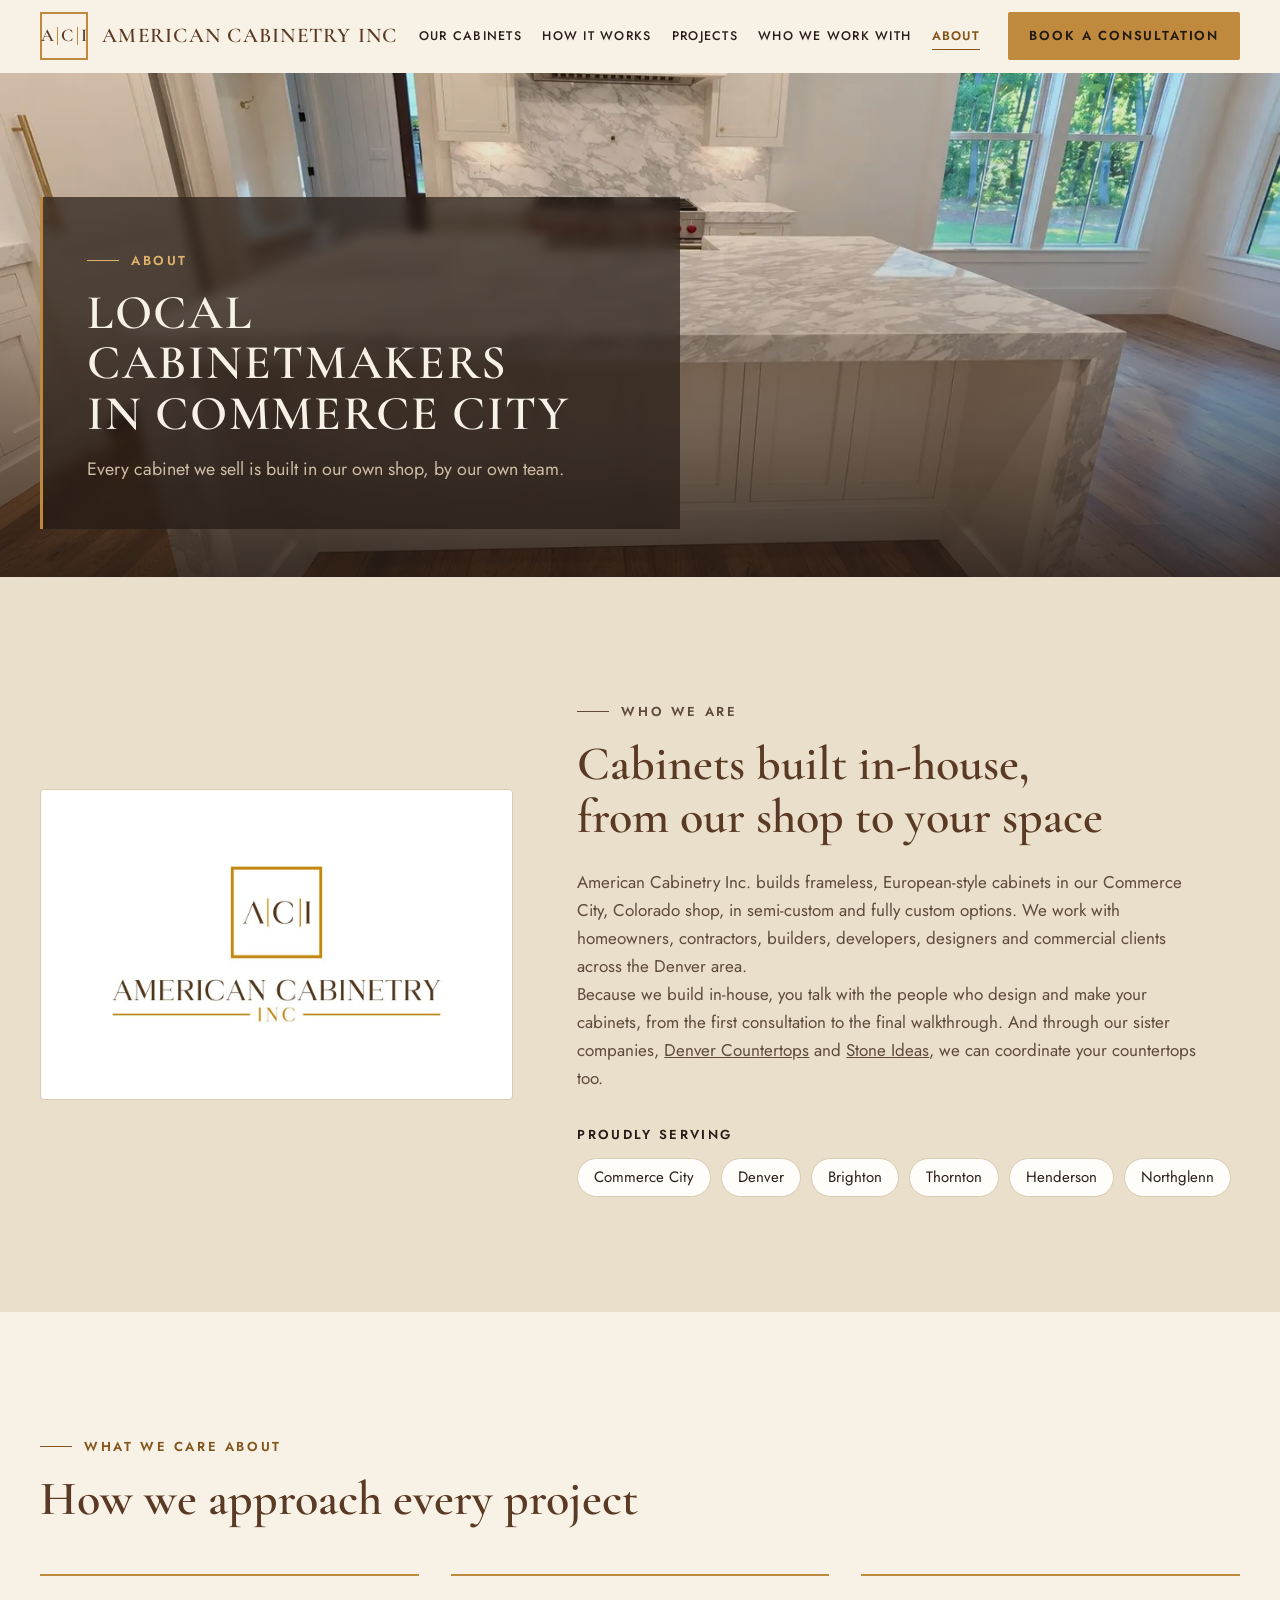
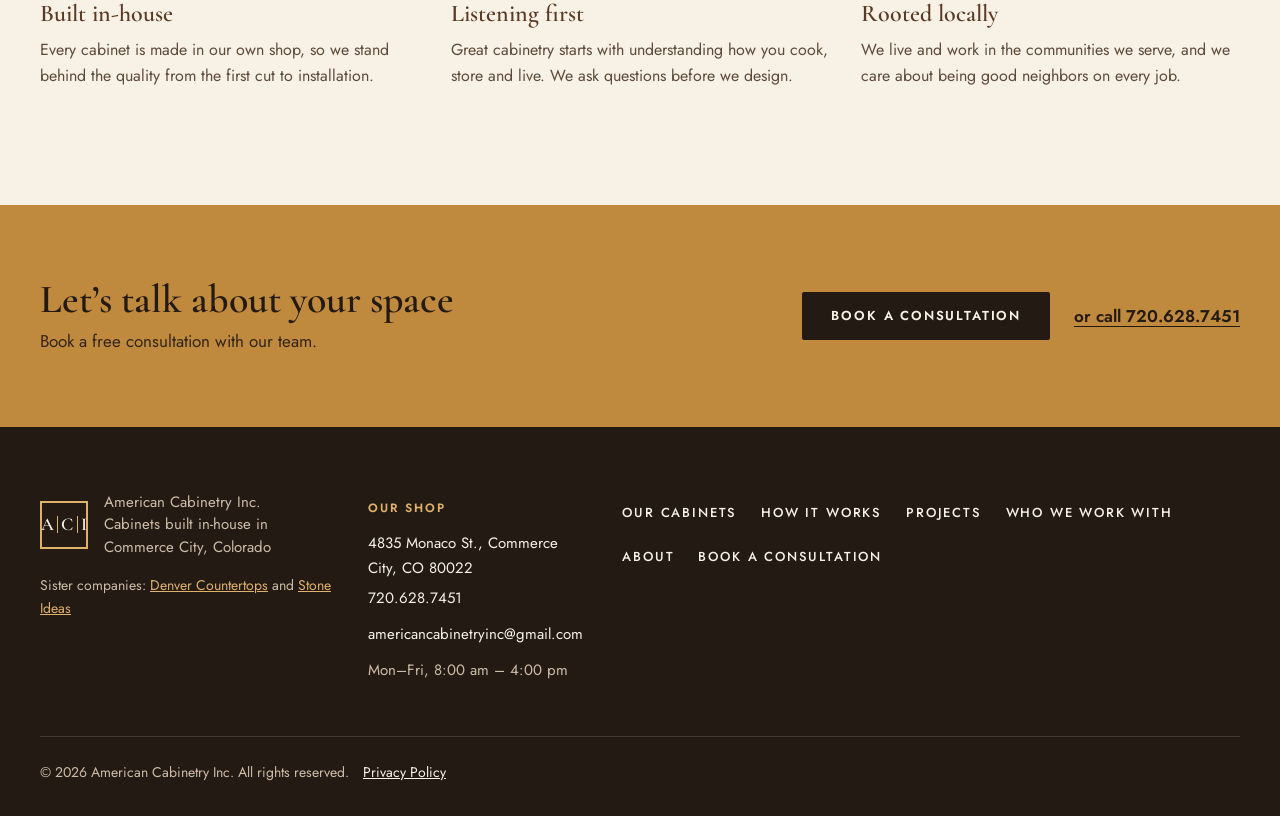
<file: about.html>
<!doctype html>
<html lang="en">
<head>
  <meta charset="utf-8">
  <meta name="viewport" content="width=device-width, initial-scale=1">
  <title>About Us | Commerce City Cabinet Shop | American Cabinetry</title>
  <meta name="description" content="American Cabinetry Inc. builds every cabinet in-house in Commerce City, Colorado, for homeowners, contractors, builders and designers.">
  <meta name="theme-color" content="#241A14">
  <link rel="canonical" href="https://fantastic-cucurucho-6a880a.netlify.app/about">
  <link rel="icon" href="favicon.ico" sizes="32x32">
  <link rel="icon" href="images/icons/icon-512.png" type="image/png" sizes="512x512">
  <link rel="apple-touch-icon" href="images/icons/apple-touch-icon.png">
  <meta property="og:type" content="website">
  <meta property="og:site_name" content="American Cabinetry Inc.">
  <meta property="og:title" content="About Us | Commerce City Cabinet Shop | American Cabinetry">
  <meta property="og:description" content="American Cabinetry Inc. builds every cabinet in-house in Commerce City, Colorado, for homeowners, contractors, builders and designers.">
  <meta property="og:url" content="https://fantastic-cucurucho-6a880a.netlify.app/about">
  <meta property="og:image" content="https://fantastic-cucurucho-6a880a.netlify.app/images/social/og-image.jpg">
  <meta property="og:image:width" content="1200">
  <meta property="og:image:height" content="630">
  <meta property="og:image:alt" content="American Cabinetry Inc. logo over a white and walnut kitchen">
  <meta name="twitter:card" content="summary_large_image">
  <link rel="preconnect" href="https://fonts.googleapis.com">
  <link rel="preconnect" href="https://fonts.gstatic.com" crossorigin>
  <link href="https://fonts.googleapis.com/css2?family=Cormorant+Garamond:wght@500;600;700&family=Jost:wght@400;500;600&display=swap" rel="stylesheet">
  <link rel="stylesheet" href="css/style.css">
  <script>document.documentElement.classList.add("js");</script>
</head>
<body>
  <a class="skip-link" href="#main">Skip to main content</a>

  <header class="site-header" data-header>
    <div class="container header-inner">
      <a class="brand" href="index.html" aria-label="American Cabinetry Inc. home">
        <span class="brand-mark" aria-hidden="true">A<i></i>C<i></i>I</span>
        <span class="brand-text"><span class="brand-name">American Cabinetry Inc</span></span>
      </a>
      <nav class="primary-nav" aria-label="Primary">
        <button class="nav-toggle" type="button" aria-expanded="false" aria-controls="primary-menu" data-nav-toggle>
          <svg class="icon icon-open" viewBox="0 0 24 24" aria-hidden="true"><path d="M4 7h16M4 12h16M4 17h16"/></svg>
          <svg class="icon icon-close" viewBox="0 0 24 24" aria-hidden="true"><path d="M6 6l12 12M18 6L6 18"/></svg>
          <span class="visually-hidden">Menu</span>
        </button>
        <ul class="nav-list" id="primary-menu" data-nav-menu>
          <li><a href="cabinets.html">Our Cabinets</a></li>
          <li><a href="process.html">How It Works</a></li>
          <li><a href="projects.html">Projects</a></li>
          <li><a href="who-we-work-with.html">Who We Work With</a></li>
          <li><a href="about.html" aria-current="page">About</a></li>
          <li class="nav-cta"><a class="btn btn-brass" href="contact.html">Book a Consultation</a></li>
        </ul>
      </nav>
    </div>
  </header>

  <main id="main" tabindex="-1">
    <section class="hero hero--page" aria-labelledby="page-title">
      <picture>
        <source type="image/webp" srcset="images/projects/farmhouse-marble-waterfall-800.webp 800w, images/projects/farmhouse-marble-waterfall.webp 1448w" sizes="100vw">
        <img class="hero-media" src="images/projects/farmhouse-marble-waterfall.jpg" alt="Bright kitchen with white painted cabinetry, a marble waterfall island and warm reclaimed wood floors" width="1448" height="1086" fetchpriority="high" style="object-position: 50% 45%">
      </picture>
      <div class="hero-shade" aria-hidden="true"></div>
      <div class="container hero-content">
        <div class="hero-panel">
          <p class="eyebrow eyebrow--light">About</p>
          <h1 class="hero-title" id="page-title">Local cabinetmakers in Commerce City</h1>
          <p class="hero-lede">Every cabinet we sell is built in our own shop, by our own team.</p>
        </div>
      </div>
    </section>

    <section class="section section--sand" aria-labelledby="story-title">
      <div class="container about">
        <div class="about-logo reveal">
          <img src="images/logo.jpg" alt="American Cabinetry Inc. logo" width="1000" height="800" loading="lazy" decoding="async">
        </div>
        <div class="about-copy reveal">
          <p class="eyebrow">Who We Are</p>
          <h2 id="story-title">Cabinets built in-house, from our shop to your space</h2>
          <p>American Cabinetry Inc. builds frameless, European-style cabinets in our Commerce City, Colorado shop, in semi-custom and fully custom options. We work with homeowners, contractors, builders, developers, designers and commercial clients across the Denver area.</p>
          <p>Because we build in-house, you talk with the people who design and make your cabinets, from the first consultation to the final walkthrough. And through our sister companies, <a href="https://denvercounter.com" target="_blank" rel="noopener">Denver Countertops<span class="visually-hidden"> (opens in a new tab)</span></a> and <a href="https://stoneideasinc.com" target="_blank" rel="noopener">Stone Ideas<span class="visually-hidden"> (opens in a new tab)</span></a>, we can coordinate your countertops too.</p>
          <p class="areas-label">Proudly serving</p>
          <ul class="areas" role="list">
            <li>Commerce City</li>
            <li>Denver</li>
            <li>Brighton</li>
            <li>Thornton</li>
            <li>Henderson</li>
            <li>Northglenn</li>
          </ul>
        </div>
      </div>
    </section>

    <section class="section section--cream" aria-labelledby="values-title">
      <div class="container">
        <header class="section-head reveal">
          <p class="eyebrow">What We Care About</p>
          <h2 id="values-title">How we approach every project</h2>
        </header>
        <ul class="values" role="list">
          <li class="value reveal">
            <h3>Built in-house</h3>
            <p>Every cabinet is made in our own shop, so we stand behind the quality from the first cut to installation.</p>
          </li>
          <li class="value reveal">
            <h3>Listening first</h3>
            <p>Great cabinetry starts with understanding how you cook, store and live. We ask questions before we design.</p>
          </li>
          <li class="value reveal">
            <h3>Rooted locally</h3>
            <p>We live and work in the communities we serve, and we care about being good neighbors on every job.</p>
          </li>
        </ul>
      </div>
    </section>

    <section class="cta-band" aria-labelledby="cta-title">
      <div class="container cta-inner reveal">
        <div>
          <h2 id="cta-title">Let&rsquo;s talk about your space</h2>
          <p>Book a free consultation with our team.</p>
        </div>
        <div class="cta-actions">
          <a class="btn btn-dark" href="contact.html#consultation">Book a Consultation</a>
          <a class="cta-phone" href="tel:+17206287451">or call 720.628.7451</a>
        </div>
      </div>
    </section>
  </main>

  <footer class="site-footer">
    <div class="container footer-inner">
      <div>
        <div class="footer-brand">
          <span class="brand-mark brand-mark--light" aria-hidden="true">A<i></i>C<i></i>I</span>
          <p>American Cabinetry Inc.<br>Cabinets built in-house in Commerce City, Colorado</p>
        </div>
        <p class="footer-sister">Sister companies: <a href="https://denvercounter.com" target="_blank" rel="noopener">Denver Countertops<span class="visually-hidden"> (opens in a new tab)</span></a> and <a href="https://stoneideasinc.com" target="_blank" rel="noopener">Stone Ideas<span class="visually-hidden"> (opens in a new tab)</span></a></p>
      </div>
      <address class="footer-contact">
        <span class="footer-label">Our shop</span>
        <a href="https://www.google.com/maps/search/?api=1&amp;query=4835+Monaco+St+Commerce+City+CO+80022" target="_blank" rel="noopener">4835 Monaco St., Commerce City, CO 80022<span class="visually-hidden"> (opens in Google Maps)</span></a>
        <a href="tel:+17206287451">720.628.7451</a>
        <a href="mailto:americancabinetryinc@gmail.com">americancabinetryinc@gmail.com</a>
        <span>Mon&ndash;Fri, 8:00 am &ndash; 4:00 pm</span>
      </address>
      <nav aria-label="Footer">
        <ul class="footer-nav" role="list">
          <li><a href="cabinets.html">Our Cabinets</a></li>
          <li><a href="process.html">How It Works</a></li>
          <li><a href="projects.html">Projects</a></li>
          <li><a href="who-we-work-with.html">Who We Work With</a></li>
          <li><a href="about.html">About</a></li>
          <li><a href="contact.html">Book a Consultation</a></li>
        </ul>
      </nav>
    </div>
    <div class="container footer-base">
      <p>&copy; <span data-year>2026</span> American Cabinetry Inc. All rights reserved. <a class="footer-privacy" href="privacy.html">Privacy Policy</a></p>
    </div>
  </footer>

  <nav class="mobile-bar" aria-label="Quick contact">
    <a href="tel:+17206287451"><svg viewBox="0 0 24 24" aria-hidden="true"><path d="M22 16.9v3a2 2 0 0 1-2.2 2 19.8 19.8 0 0 1-8.6-3.1 19.5 19.5 0 0 1-6-6A19.8 19.8 0 0 1 2.1 4.2 2 2 0 0 1 4.1 2h3a2 2 0 0 1 2 1.7c.1 1 .4 1.9.7 2.8a2 2 0 0 1-.5 2.1L8.1 9.9a16 16 0 0 0 6 6l1.3-1.3a2 2 0 0 1 2.1-.4c.9.3 1.8.6 2.8.7a2 2 0 0 1 1.7 2z"/></svg>Call</a>
    <a href="contact.html#consultation"><svg viewBox="0 0 24 24" aria-hidden="true"><rect x="3" y="4" width="18" height="18" rx="2"/><path d="M16 2v4M8 2v4M3 10h18"/></svg>Book</a>
  </nav>

  <script src="js/main.js" defer></script>
</body>
</html>
</file>
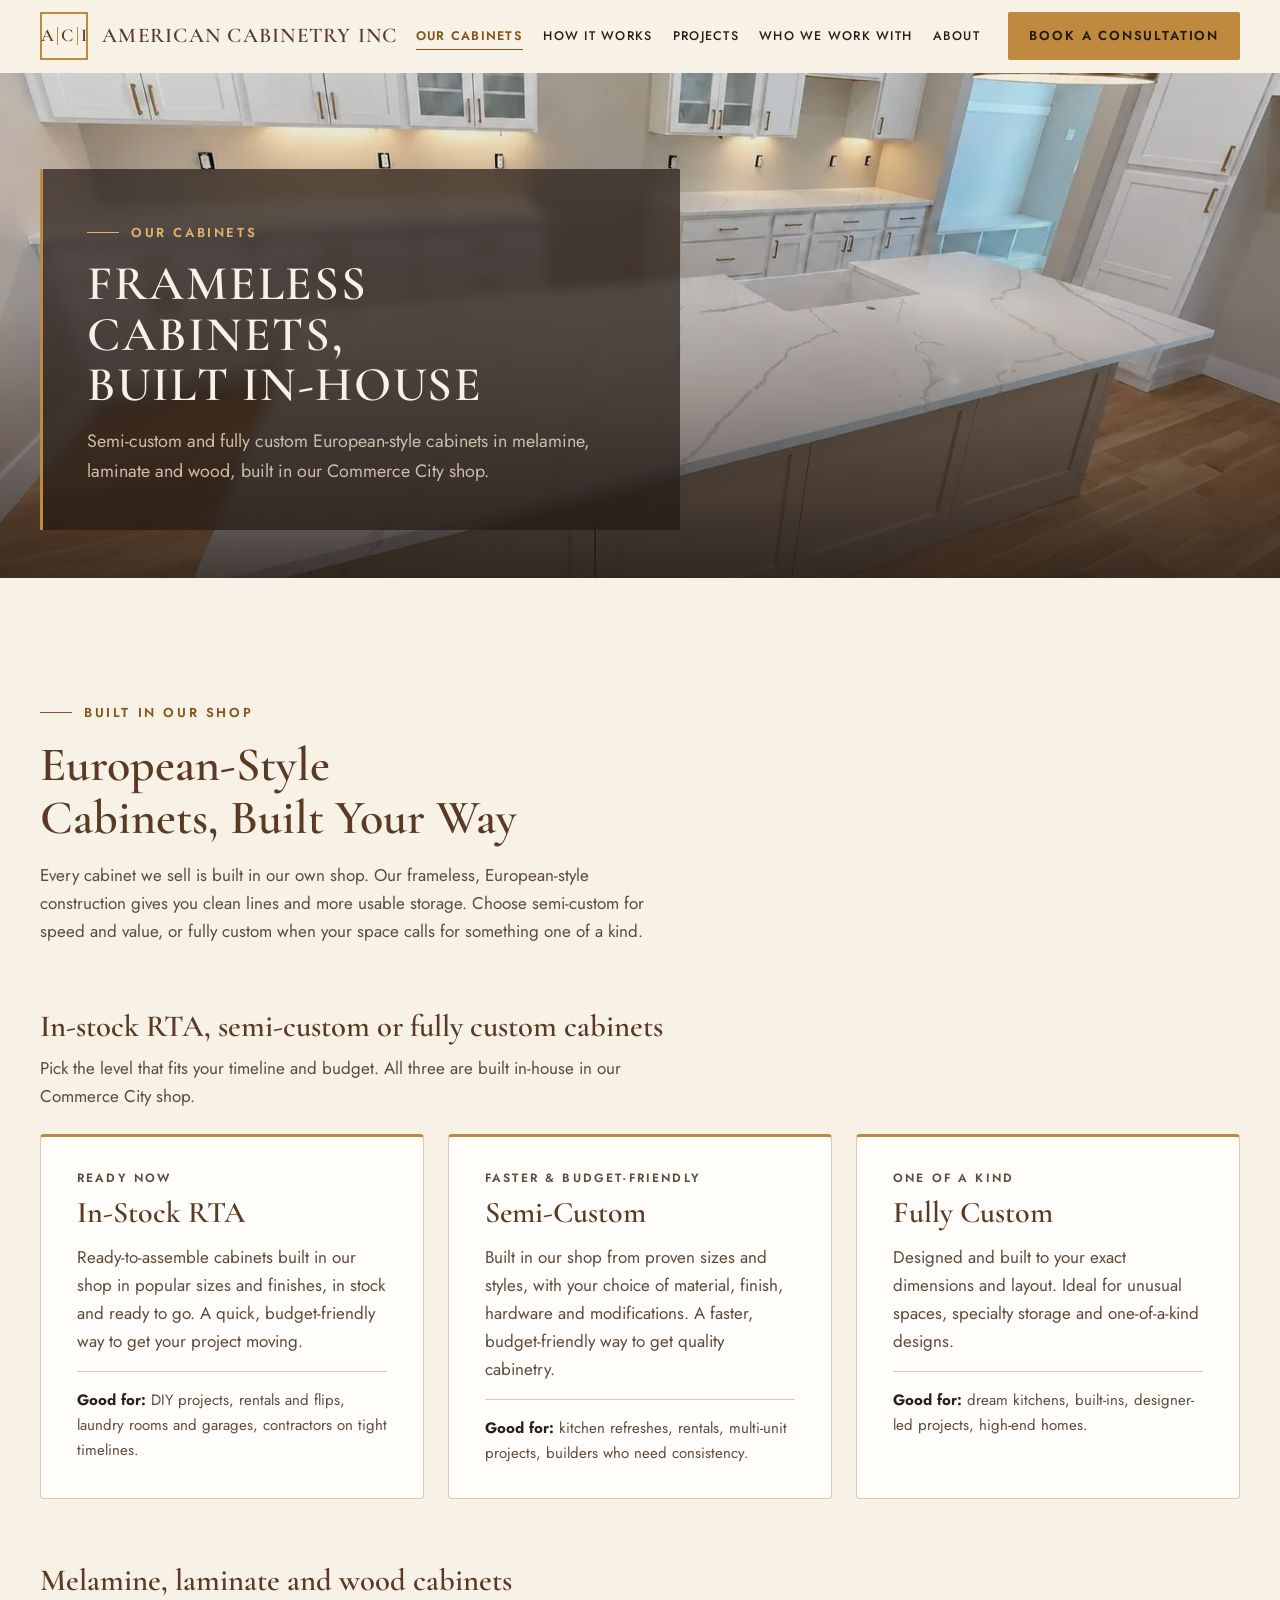
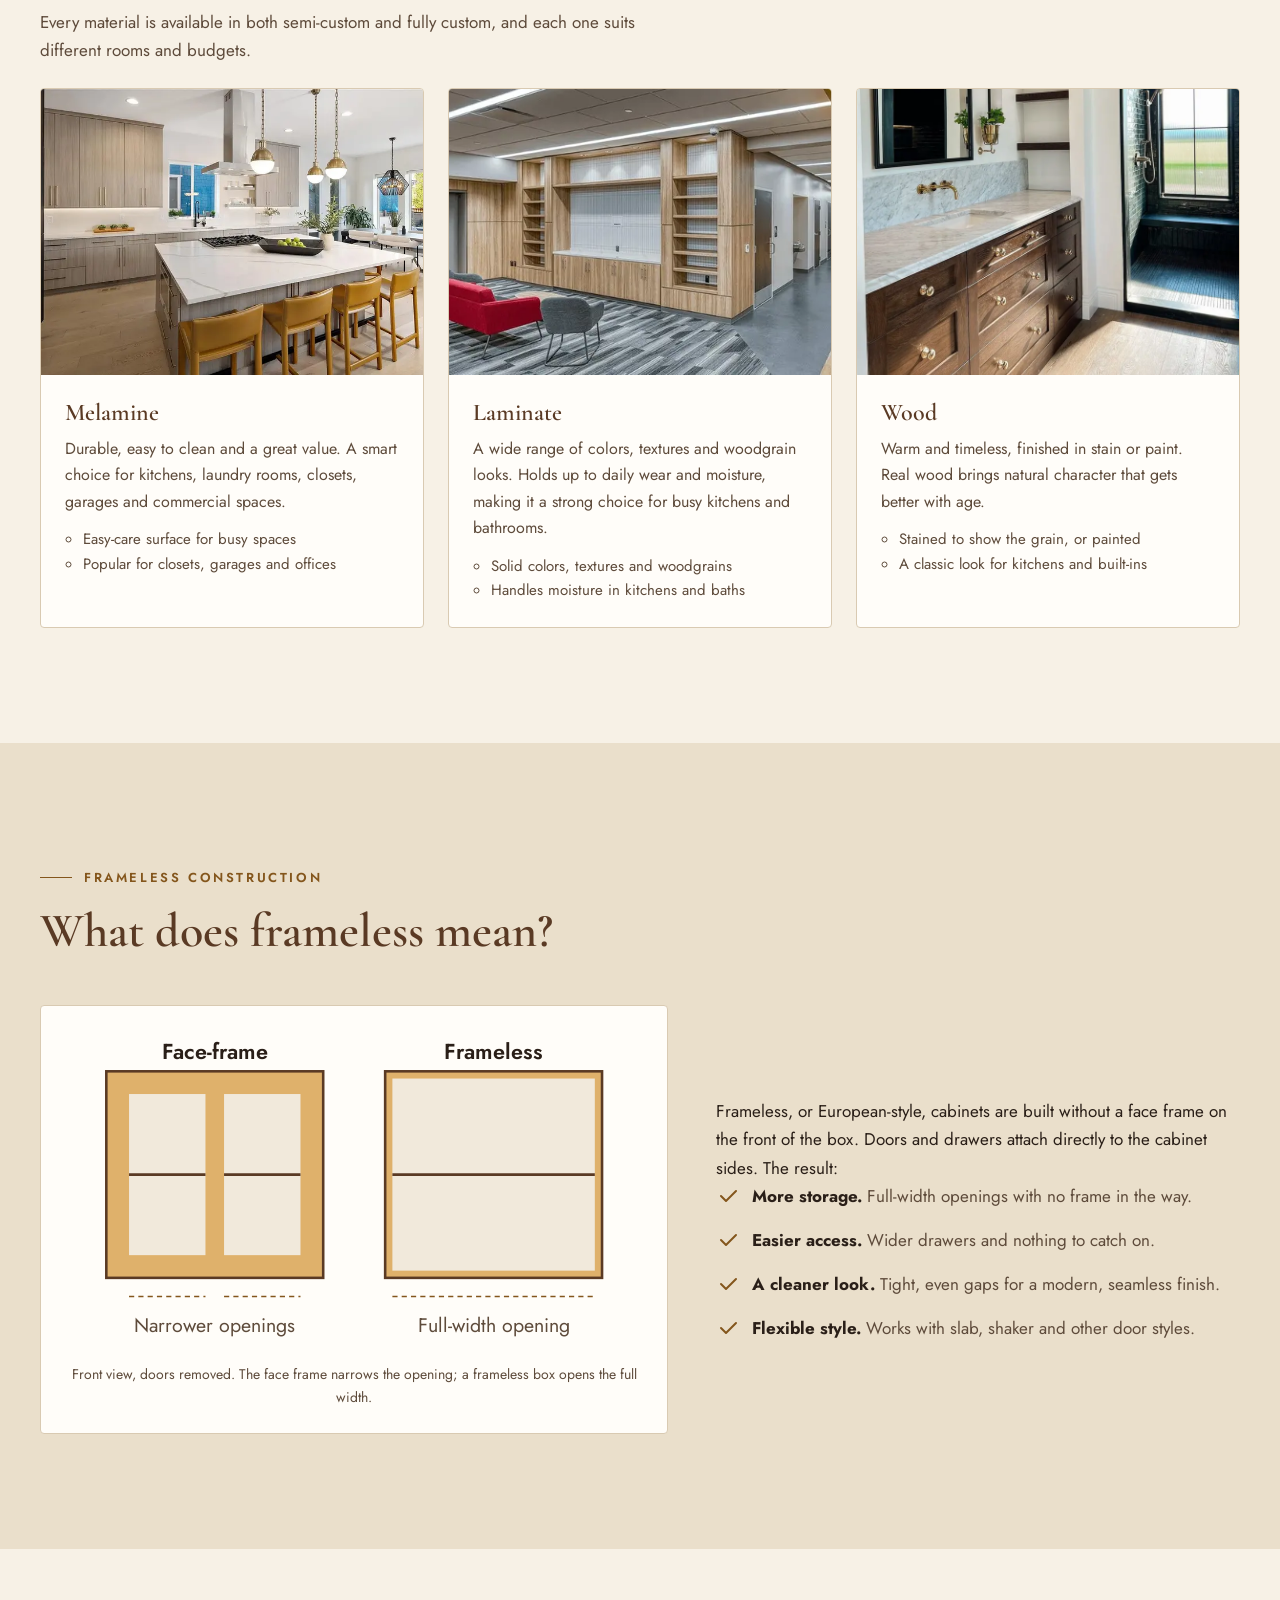
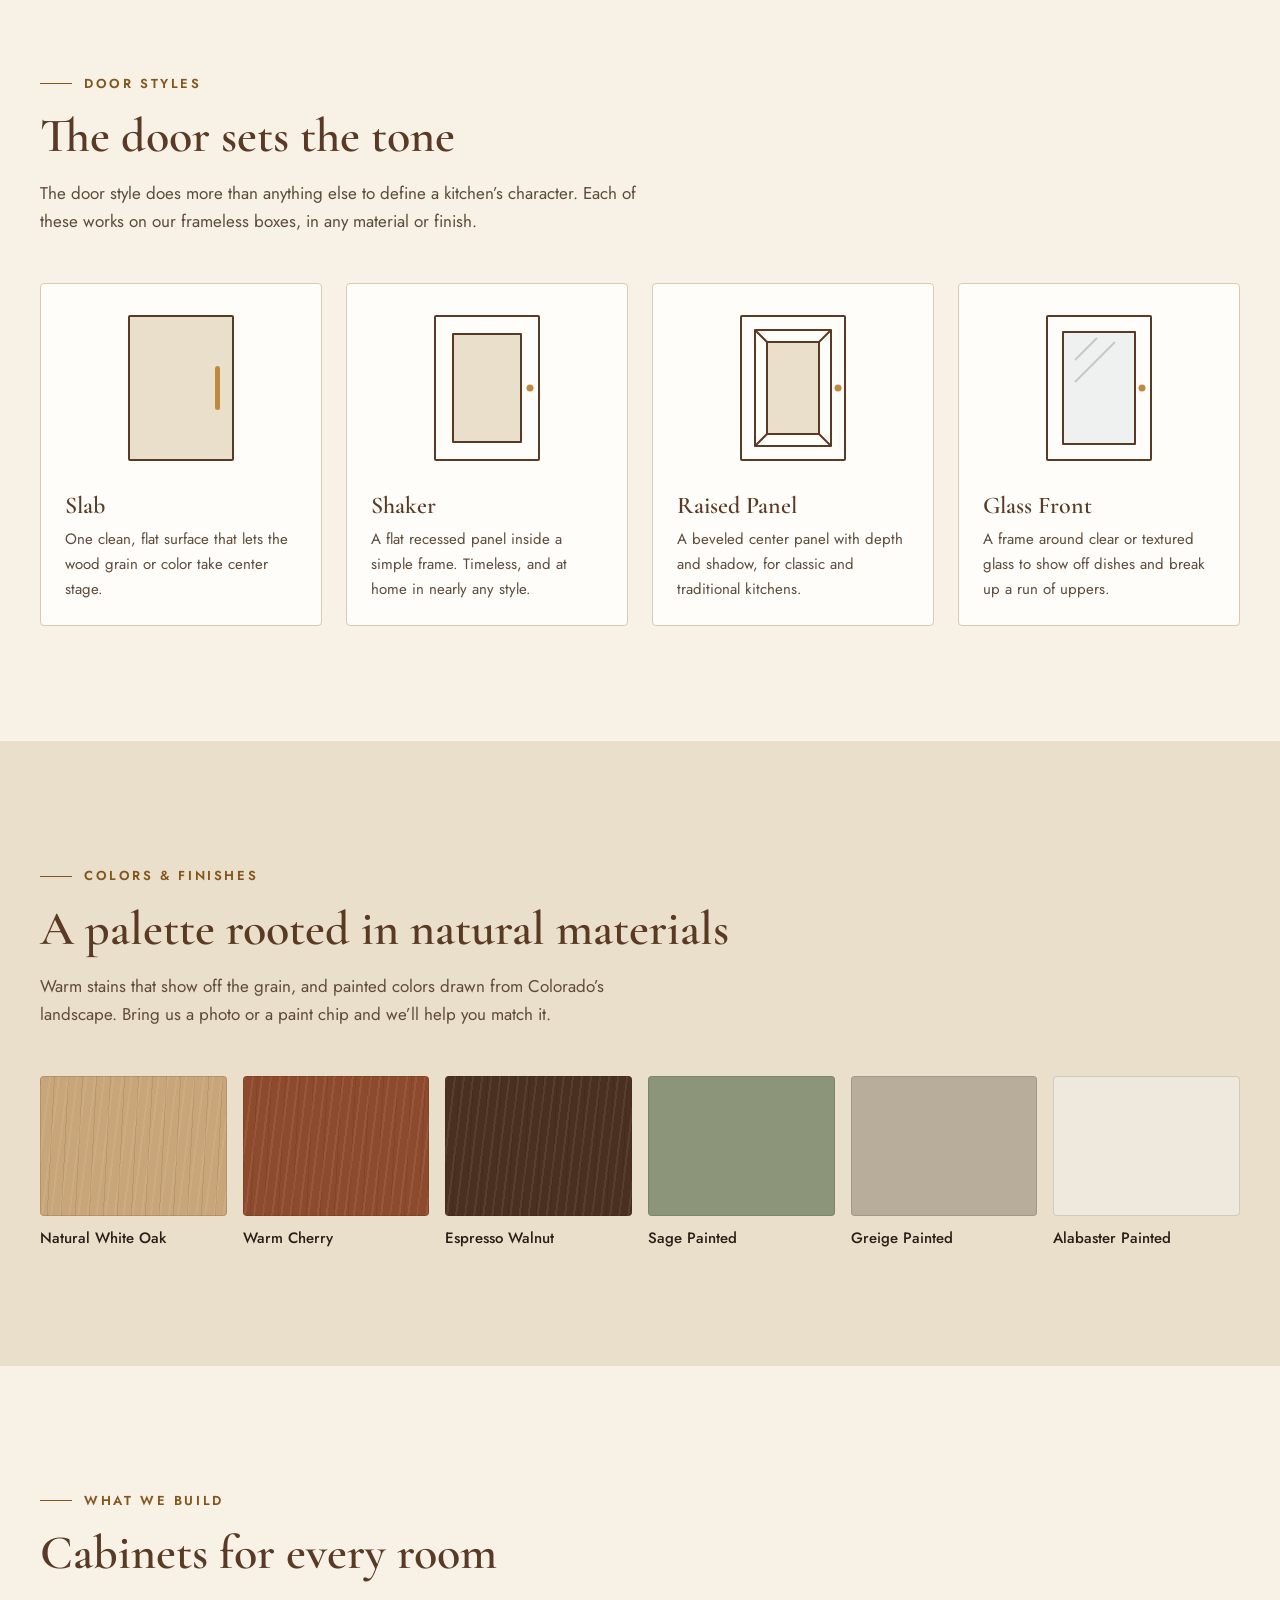
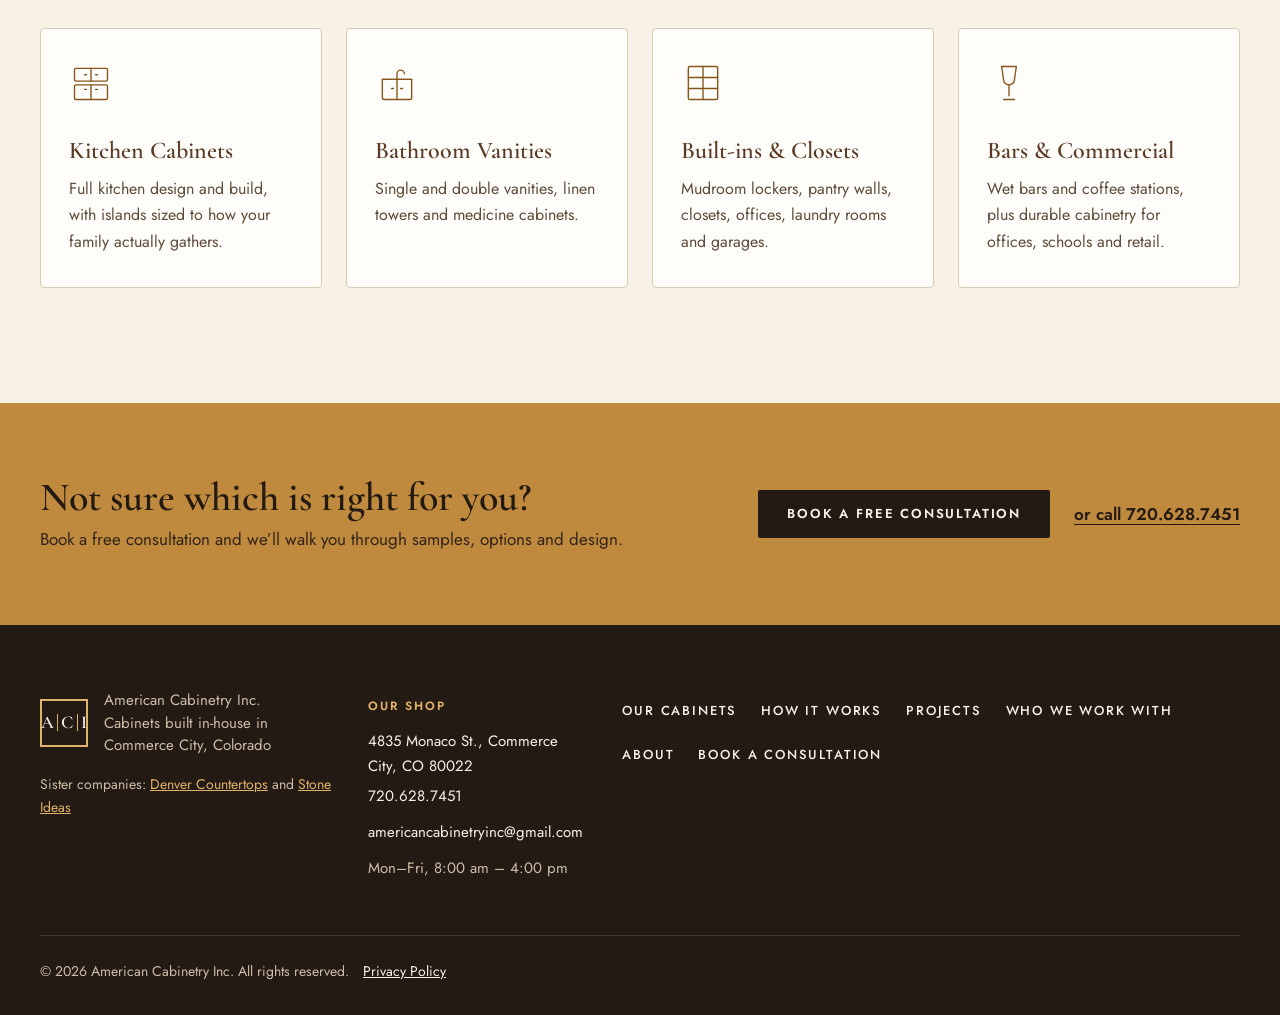
<file: cabinets.html>
<!doctype html>
<html lang="en">
<head>
  <meta charset="utf-8">
  <meta name="viewport" content="width=device-width, initial-scale=1">
  <title>Frameless Semi-Custom &amp; Custom Cabinets | American Cabinetry Inc.</title>
  <meta name="description" content="In-stock RTA, semi-custom and fully custom frameless cabinets built in-house in Commerce City, CO. Melamine, laminate or wood. Book a free consultation.">
  <meta name="theme-color" content="#241A14">
  <link rel="canonical" href="https://fantastic-cucurucho-6a880a.netlify.app/cabinets">
  <link rel="icon" href="favicon.ico" sizes="32x32">
  <link rel="icon" href="images/icons/icon-512.png" type="image/png" sizes="512x512">
  <link rel="apple-touch-icon" href="images/icons/apple-touch-icon.png">
  <meta property="og:type" content="website">
  <meta property="og:site_name" content="American Cabinetry Inc.">
  <meta property="og:title" content="Frameless Semi-Custom &amp; Custom Cabinets | American Cabinetry Inc.">
  <meta property="og:description" content="In-stock RTA, semi-custom and fully custom frameless cabinets built in-house in Commerce City, CO. Melamine, laminate or wood. Book a free consultation.">
  <meta property="og:url" content="https://fantastic-cucurucho-6a880a.netlify.app/cabinets">
  <meta property="og:image" content="https://fantastic-cucurucho-6a880a.netlify.app/images/social/og-image.jpg">
  <meta property="og:image:width" content="1200">
  <meta property="og:image:height" content="630">
  <meta property="og:image:alt" content="American Cabinetry Inc. logo over a white and walnut kitchen">
  <meta name="twitter:card" content="summary_large_image">
  <link rel="preconnect" href="https://fonts.googleapis.com">
  <link rel="preconnect" href="https://fonts.gstatic.com" crossorigin>
  <link href="https://fonts.googleapis.com/css2?family=Cormorant+Garamond:wght@500;600;700&family=Jost:wght@400;500;600&display=swap" rel="stylesheet">
  <link rel="stylesheet" href="css/style.css">
  <script>document.documentElement.classList.add("js");</script>
</head>
<body>
  <a class="skip-link" href="#main">Skip to main content</a>

  <header class="site-header" data-header>
    <div class="container header-inner">
      <a class="brand" href="index.html" aria-label="American Cabinetry Inc. home">
        <span class="brand-mark" aria-hidden="true">A<i></i>C<i></i>I</span>
        <span class="brand-text"><span class="brand-name">American Cabinetry Inc</span></span>
      </a>
      <nav class="primary-nav" aria-label="Primary">
        <button class="nav-toggle" type="button" aria-expanded="false" aria-controls="primary-menu" data-nav-toggle>
          <svg class="icon icon-open" viewBox="0 0 24 24" aria-hidden="true"><path d="M4 7h16M4 12h16M4 17h16"/></svg>
          <svg class="icon icon-close" viewBox="0 0 24 24" aria-hidden="true"><path d="M6 6l12 12M18 6L6 18"/></svg>
          <span class="visually-hidden">Menu</span>
        </button>
        <ul class="nav-list" id="primary-menu" data-nav-menu>
          <li><a href="cabinets.html" aria-current="page">Our Cabinets</a></li>
          <li><a href="process.html">How It Works</a></li>
          <li><a href="projects.html">Projects</a></li>
          <li><a href="who-we-work-with.html">Who We Work With</a></li>
          <li><a href="about.html">About</a></li>
          <li class="nav-cta"><a class="btn btn-brass" href="contact.html">Book a Consultation</a></li>
        </ul>
      </nav>
    </div>
  </header>

  <main id="main" tabindex="-1">
    <section class="hero hero--page" aria-labelledby="page-title">
      <picture>
        <source type="image/webp" srcset="images/projects/white-shaker-taupe-island-800.webp 800w, images/projects/white-shaker-taupe-island.webp 1448w" sizes="100vw">
        <img class="hero-media" src="images/projects/white-shaker-taupe-island.jpg" alt="White shaker perimeter cabinets with a taupe painted island, quartz top and brass dome pendants" width="1448" height="1086" fetchpriority="high" style="object-position: 50% 60%">
      </picture>
      <div class="hero-shade" aria-hidden="true"></div>
      <div class="container hero-content">
        <div class="hero-panel">
          <p class="eyebrow eyebrow--light">Our Cabinets</p>
          <h1 class="hero-title" id="page-title">Frameless cabinets, built in-house</h1>
          <p class="hero-lede">Semi-custom and fully custom European-style cabinets in melamine, laminate and wood, built in our Commerce City shop.</p>
        </div>
      </div>
    </section>

    <section class="section section--cream" aria-labelledby="cabinets-title">
      <div class="container">
        <header class="section-head reveal">
          <p class="eyebrow">Built in Our Shop</p>
          <h2 id="cabinets-title">European-Style Cabinets, Built Your Way</h2>
          <p class="section-lede">Every cabinet we sell is built in our own shop. Our frameless, European-style construction gives you clean lines and more usable storage. Choose semi-custom for speed and value, or fully custom when your space calls for something one of a kind.</p>
        </header>

        <div class="sub-head reveal">
          <h3>In-stock RTA, semi-custom or fully custom cabinets</h3>
          <p>Pick the level that fits your timeline and budget. All three are built in-house in our Commerce City shop.</p>
        </div>
        <ul class="levels" role="list">
          <li class="level card reveal">
            <p class="level-kicker">Ready now</p>
            <h4>In-Stock RTA</h4>
            <p>Ready-to-assemble cabinets built in our shop in popular sizes and finishes, in stock and ready to go. A quick, budget-friendly way to get your project moving.</p>
            <p class="good-for"><strong>Good for:</strong> DIY projects, rentals and flips, laundry rooms and garages, contractors on tight timelines.</p>
          </li>
          <li class="level card reveal">
            <p class="level-kicker">Faster &amp; budget-friendly</p>
            <h4>Semi-Custom</h4>
            <p>Built in our shop from proven sizes and styles, with your choice of material, finish, hardware and modifications. A faster, budget-friendly way to get quality cabinetry.</p>
            <p class="good-for"><strong>Good for:</strong> kitchen refreshes, rentals, multi-unit projects, builders who need consistency.</p>
          </li>
          <li class="level card reveal">
            <p class="level-kicker">One of a kind</p>
            <h4>Fully Custom</h4>
            <p>Designed and built to your exact dimensions and layout. Ideal for unusual spaces, specialty storage and one-of-a-kind designs.</p>
            <p class="good-for"><strong>Good for:</strong> dream kitchens, built-ins, designer-led projects, high-end homes.</p>
          </li>
        </ul>

        <div class="sub-head reveal">
          <h3>Melamine, laminate and wood cabinets</h3>
          <p>Every material is available in both semi-custom and fully custom, and each one suits different rooms and budgets.</p>
        </div>
        <ul class="materials" role="list">
          <li class="reveal">
            <article class="material card">
              <div class="material-media"><picture>  <source type="image/webp" srcset="images/materials/melamine-1-800.webp 800w, images/materials/melamine-1.webp 1200w" sizes="(min-width: 768px) 33vw, 100vw">  <img src="images/materials/melamine-1.jpg" alt="Woodgrain slab cabinets with long brass pulls, a large white quartz island with mustard leather stools, and brass globe pendants" width="1200" height="750" loading="lazy" decoding="async" style="object-position: 35% 50%"></picture></div>
              <div class="material-body">
                <h4>Melamine</h4>
                <p>Durable, easy to clean and a great value. A smart choice for kitchens, laundry rooms, closets, garages and commercial spaces.</p>
                <ul>
                  <li>Easy-care surface for busy spaces</li>
                  <li>Popular for closets, garages and offices</li>
                </ul>
              </div>
            </article>
          </li>
          <li class="reveal">
            <article class="material card">
              <div class="material-media"><picture>  <source type="image/webp" srcset="images/materials/laminate-1-800.webp 800w, images/materials/laminate-1.webp 1200w" sizes="(min-width: 768px) 33vw, 100vw">  <img src="images/materials/laminate-1.jpg" alt="Woodgrain laminate built-in cabinets and open shelving along a commercial lobby and hallway" width="1200" height="550" loading="lazy" decoding="async" style="object-position: 20% 50%"></picture></div>
              <div class="material-body">
                <h4>Laminate</h4>
                <p>A wide range of colors, textures and woodgrain looks. Holds up to daily wear and moisture, making it a strong choice for busy kitchens and bathrooms.</p>
                <ul>
                  <li>Solid colors, textures and woodgrains</li>
                  <li>Handles moisture in kitchens and baths</li>
                </ul>
              </div>
            </article>
          </li>
          <li class="reveal">
            <article class="material card">
              <div class="material-media"><picture>  <source type="image/webp" srcset="images/materials/wood-1-800.webp 800w, images/materials/wood-1.webp 1200w" sizes="(min-width: 768px) 33vw, 100vw">  <img src="images/materials/wood-1.jpg" alt="Stained oak bathroom vanity with brass knobs, a marble top and backsplash, and a wall-mounted brass faucet" width="1200" height="1500" loading="lazy" decoding="async" style="object-position: 50% 95%"></picture></div>
              <div class="material-body">
                <h4>Wood</h4>
                <p>Warm and timeless, finished in stain or paint. Real wood brings natural character that gets better with age.</p>
                <ul>
                  <li>Stained to show the grain, or painted</li>
                  <li>A classic look for kitchens and built-ins</li>
                </ul>
              </div>
            </article>
          </li>
        </ul>
      </div>
    </section>

    <section class="section section--sand" id="frameless" aria-labelledby="frameless-title">
      <div class="container">
        <header class="section-head reveal">
          <p class="eyebrow">Frameless Construction</p>
          <h2 id="frameless-title">What does frameless mean?</h2>
        </header>
        <div class="frameless">
          <figure class="diagram card reveal">
            <svg viewBox="0 0 560 310" role="img" aria-labelledby="dg-title dg-desc">
              <title id="dg-title">Face-frame cabinet compared with a frameless cabinet</title>
              <desc id="dg-desc">Front views with doors removed. The face-frame cabinet has a frame and center stile around two narrower openings. The frameless cabinet has thin side panels and one full-width opening.</desc>
              <text class="dg-label" x="145" y="28">Face-frame</text>
              <rect class="dg-frame" x="40" y="40" width="210" height="200"/>
              <rect class="dg-open" x="62" y="62" width="74" height="156"/>
              <rect class="dg-open" x="154" y="62" width="74" height="156"/>
              <path class="dg-line" d="M62 140h74M154 140h74"/>
              <path class="dg-dash" d="M62 258h74M154 258h74"/>
              <text class="dg-note" x="145" y="292">Narrower openings</text>

              <text class="dg-label" x="415" y="28">Frameless</text>
              <rect class="dg-frame" x="310" y="40" width="210" height="200"/>
              <rect class="dg-open" x="317" y="47" width="196" height="186"/>
              <path class="dg-line" d="M317 140h196"/>
              <path class="dg-dash" d="M317 258h196"/>
              <text class="dg-note" x="415" y="292">Full-width opening</text>
            </svg>
            <figcaption>Front view, doors removed. The face frame narrows the opening; a frameless box opens the full width.</figcaption>
          </figure>
          <div class="reveal">
            <p>Frameless, or European-style, cabinets are built without a face frame on the front of the box. Doors and drawers attach directly to the cabinet sides. The result:</p>
            <ul class="benefits" role="list">
              <li><svg viewBox="0 0 24 24" aria-hidden="true"><path d="M5 12l5 5L20 7"/></svg><p><strong>More storage.</strong> <span>Full-width openings with no frame in the way.</span></p></li>
              <li><svg viewBox="0 0 24 24" aria-hidden="true"><path d="M5 12l5 5L20 7"/></svg><p><strong>Easier access.</strong> <span>Wider drawers and nothing to catch on.</span></p></li>
              <li><svg viewBox="0 0 24 24" aria-hidden="true"><path d="M5 12l5 5L20 7"/></svg><p><strong>A cleaner look.</strong> <span>Tight, even gaps for a modern, seamless finish.</span></p></li>
              <li><svg viewBox="0 0 24 24" aria-hidden="true"><path d="M5 12l5 5L20 7"/></svg><p><strong>Flexible style.</strong> <span>Works with slab, shaker and other door styles.</span></p></li>
            </ul>
          </div>
        </div>
      </div>
    </section>

    <section class="section section--cream" aria-labelledby="doors-title">
      <div class="container">
        <header class="section-head reveal">
          <p class="eyebrow">Door Styles</p>
          <h2 id="doors-title">The door sets the tone</h2>
          <p class="section-lede">The door style does more than anything else to define a kitchen&rsquo;s character. Each of these works on our frameless boxes, in any material or finish.</p>
        </header>
        <ul class="doors" role="list">
          <li class="reveal">
            <figure class="door">
              <svg viewBox="0 0 120 160" aria-hidden="true">
                <rect class="fill" x="8" y="8" width="104" height="144" rx="1"/>
                <rect class="pull" x="94" y="58" width="5" height="44" rx="2.5"/>
              </svg>
              <figcaption>
                <h3>Slab</h3>
                <p>One clean, flat surface that lets the wood grain or color take center stage.</p>
              </figcaption>
            </figure>
          </li>
          <li class="reveal">
            <figure class="door">
              <svg viewBox="0 0 120 160" aria-hidden="true">
                <rect x="8" y="8" width="104" height="144" rx="1"/>
                <rect class="fill" x="26" y="26" width="68" height="108"/>
                <circle class="pull" cx="103" cy="80" r="3.5"/>
              </svg>
              <figcaption>
                <h3>Shaker</h3>
                <p>A flat recessed panel inside a simple frame. Timeless, and at home in nearly any style.</p>
              </figcaption>
            </figure>
          </li>
          <li class="reveal">
            <figure class="door">
              <svg viewBox="0 0 120 160" aria-hidden="true">
                <rect x="8" y="8" width="104" height="144" rx="1"/>
                <rect x="22" y="22" width="76" height="116"/>
                <rect class="fill" x="34" y="34" width="52" height="92"/>
                <path d="M22 22l12 12M98 22l-12 12M22 138l12-12M98 138l-12-12"/>
                <circle class="pull" cx="105" cy="80" r="3.5"/>
              </svg>
              <figcaption>
                <h3>Raised Panel</h3>
                <p>A beveled center panel with depth and shadow, for classic and traditional kitchens.</p>
              </figcaption>
            </figure>
          </li>
          <li class="reveal">
            <figure class="door">
              <svg viewBox="0 0 120 160" aria-hidden="true">
                <rect x="8" y="8" width="104" height="144" rx="1"/>
                <rect x="24" y="24" width="72" height="112" style="fill:#eef1ef"/>
                <path d="M36 52l22-22M36 74l40-40" style="stroke:#c3cbc6"/>
                <circle class="pull" cx="103" cy="80" r="3.5"/>
              </svg>
              <figcaption>
                <h3>Glass Front</h3>
                <p>A frame around clear or textured glass to show off dishes and break up a run of uppers.</p>
              </figcaption>
            </figure>
          </li>
        </ul>
      </div>
    </section>

    <section class="section section--sand" aria-labelledby="finishes-title">
      <div class="container">
        <header class="section-head reveal">
          <p class="eyebrow">Colors &amp; Finishes</p>
          <h2 id="finishes-title">A palette rooted in natural materials</h2>
          <p class="section-lede">Warm stains that show off the grain, and painted colors drawn from Colorado&rsquo;s landscape. Bring us a photo or a paint chip and we&rsquo;ll help you match it.</p>
        </header>
        <ul class="swatches reveal" role="list">
          <li><span class="swatch swatch--oak" aria-hidden="true"></span>Natural White Oak</li>
          <li><span class="swatch swatch--cherry" aria-hidden="true"></span>Warm Cherry</li>
          <li><span class="swatch swatch--walnut" aria-hidden="true"></span>Espresso Walnut</li>
          <li><span class="swatch swatch--sage" aria-hidden="true"></span>Sage Painted</li>
          <li><span class="swatch swatch--greige" aria-hidden="true"></span>Greige Painted</li>
          <li><span class="swatch swatch--alabaster" aria-hidden="true"></span>Alabaster Painted</li>
        </ul>
      </div>
    </section>

    <section class="section section--cream" aria-labelledby="rooms-title">
      <div class="container">
        <header class="section-head reveal">
          <p class="eyebrow">What We Build</p>
          <h2 id="rooms-title">Cabinets for every room</h2>
        </header>
        <ul class="services" role="list">
          <li class="service reveal">
            <svg class="service-icon" viewBox="0 0 48 48" aria-hidden="true"><rect x="6" y="8" width="36" height="14" rx="1.5"/><rect x="6" y="26" width="36" height="16" rx="1.5"/><path d="M24 8v14M24 26v16M19 15h-2M31 15h-2M19 31h-2M31 31h-2"/></svg>
            <h3>Kitchen Cabinets</h3>
            <p>Full kitchen design and build, with islands sized to how your family actually gathers.</p>
          </li>
          <li class="service reveal">
            <svg class="service-icon" viewBox="0 0 48 48" aria-hidden="true"><path d="M8 20h32v20a2 2 0 0 1-2 2H10a2 2 0 0 1-2-2z"/><path d="M8 20h32M24 20v22M20 30h-2M30 30h-2"/><path d="M24 20v-6a4 4 0 0 1 8 0"/></svg>
            <h3>Bathroom Vanities</h3>
            <p>Single and double vanities, linen towers and medicine cabinets.</p>
          </li>
          <li class="service reveal">
            <svg class="service-icon" viewBox="0 0 48 48" aria-hidden="true"><rect x="8" y="6" width="32" height="36" rx="1.5"/><path d="M8 18h32M8 30h32M24 6v36"/></svg>
            <h3>Built-ins &amp; Closets</h3>
            <p>Mudroom lockers, pantry walls, closets, offices, laundry rooms and garages.</p>
          </li>
          <li class="service reveal">
            <svg class="service-icon" viewBox="0 0 48 48" aria-hidden="true"><path d="M16 6h16l-2 14a6 6 0 0 1-12 0z"/><path d="M24 26v12M18 42h12"/></svg>
            <h3>Bars &amp; Commercial</h3>
            <p>Wet bars and coffee stations, plus durable cabinetry for offices, schools and retail.</p>
          </li>
        </ul>
      </div>
    </section>

    <section class="cta-band" aria-labelledby="cta-title">
      <div class="container cta-inner reveal">
        <div>
          <h2 id="cta-title">Not sure which is right for you?</h2>
          <p>Book a free consultation and we&rsquo;ll walk you through samples, options and design.</p>
        </div>
        <div class="cta-actions">
          <a class="btn btn-dark" href="contact.html#consultation">Book a Free Consultation</a>
          <a class="cta-phone" href="tel:+17206287451">or call 720.628.7451</a>
        </div>
      </div>
    </section>
  </main>

  <footer class="site-footer">
    <div class="container footer-inner">
      <div>
        <div class="footer-brand">
          <span class="brand-mark brand-mark--light" aria-hidden="true">A<i></i>C<i></i>I</span>
          <p>American Cabinetry Inc.<br>Cabinets built in-house in Commerce City, Colorado</p>
        </div>
        <p class="footer-sister">Sister companies: <a href="https://denvercounter.com" target="_blank" rel="noopener">Denver Countertops<span class="visually-hidden"> (opens in a new tab)</span></a> and <a href="https://stoneideasinc.com" target="_blank" rel="noopener">Stone Ideas<span class="visually-hidden"> (opens in a new tab)</span></a></p>
      </div>
      <address class="footer-contact">
        <span class="footer-label">Our shop</span>
        <a href="https://www.google.com/maps/search/?api=1&amp;query=4835+Monaco+St+Commerce+City+CO+80022" target="_blank" rel="noopener">4835 Monaco St., Commerce City, CO 80022<span class="visually-hidden"> (opens in Google Maps)</span></a>
        <a href="tel:+17206287451">720.628.7451</a>
        <a href="mailto:americancabinetryinc@gmail.com">americancabinetryinc@gmail.com</a>
        <span>Mon&ndash;Fri, 8:00 am &ndash; 4:00 pm</span>
      </address>
      <nav aria-label="Footer">
        <ul class="footer-nav" role="list">
          <li><a href="cabinets.html">Our Cabinets</a></li>
          <li><a href="process.html">How It Works</a></li>
          <li><a href="projects.html">Projects</a></li>
          <li><a href="who-we-work-with.html">Who We Work With</a></li>
          <li><a href="about.html">About</a></li>
          <li><a href="contact.html">Book a Consultation</a></li>
        </ul>
      </nav>
    </div>
    <div class="container footer-base">
      <p>&copy; <span data-year>2026</span> American Cabinetry Inc. All rights reserved. <a class="footer-privacy" href="privacy.html">Privacy Policy</a></p>
    </div>
  </footer>

  <nav class="mobile-bar" aria-label="Quick contact">
    <a href="tel:+17206287451"><svg viewBox="0 0 24 24" aria-hidden="true"><path d="M22 16.9v3a2 2 0 0 1-2.2 2 19.8 19.8 0 0 1-8.6-3.1 19.5 19.5 0 0 1-6-6A19.8 19.8 0 0 1 2.1 4.2 2 2 0 0 1 4.1 2h3a2 2 0 0 1 2 1.7c.1 1 .4 1.9.7 2.8a2 2 0 0 1-.5 2.1L8.1 9.9a16 16 0 0 0 6 6l1.3-1.3a2 2 0 0 1 2.1-.4c.9.3 1.8.6 2.8.7a2 2 0 0 1 1.7 2z"/></svg>Call</a>
    <a href="contact.html#consultation"><svg viewBox="0 0 24 24" aria-hidden="true"><rect x="3" y="4" width="18" height="18" rx="2"/><path d="M16 2v4M8 2v4M3 10h18"/></svg>Book</a>
  </nav>

  <script src="js/main.js" defer></script>
</body>
</html>
</file>
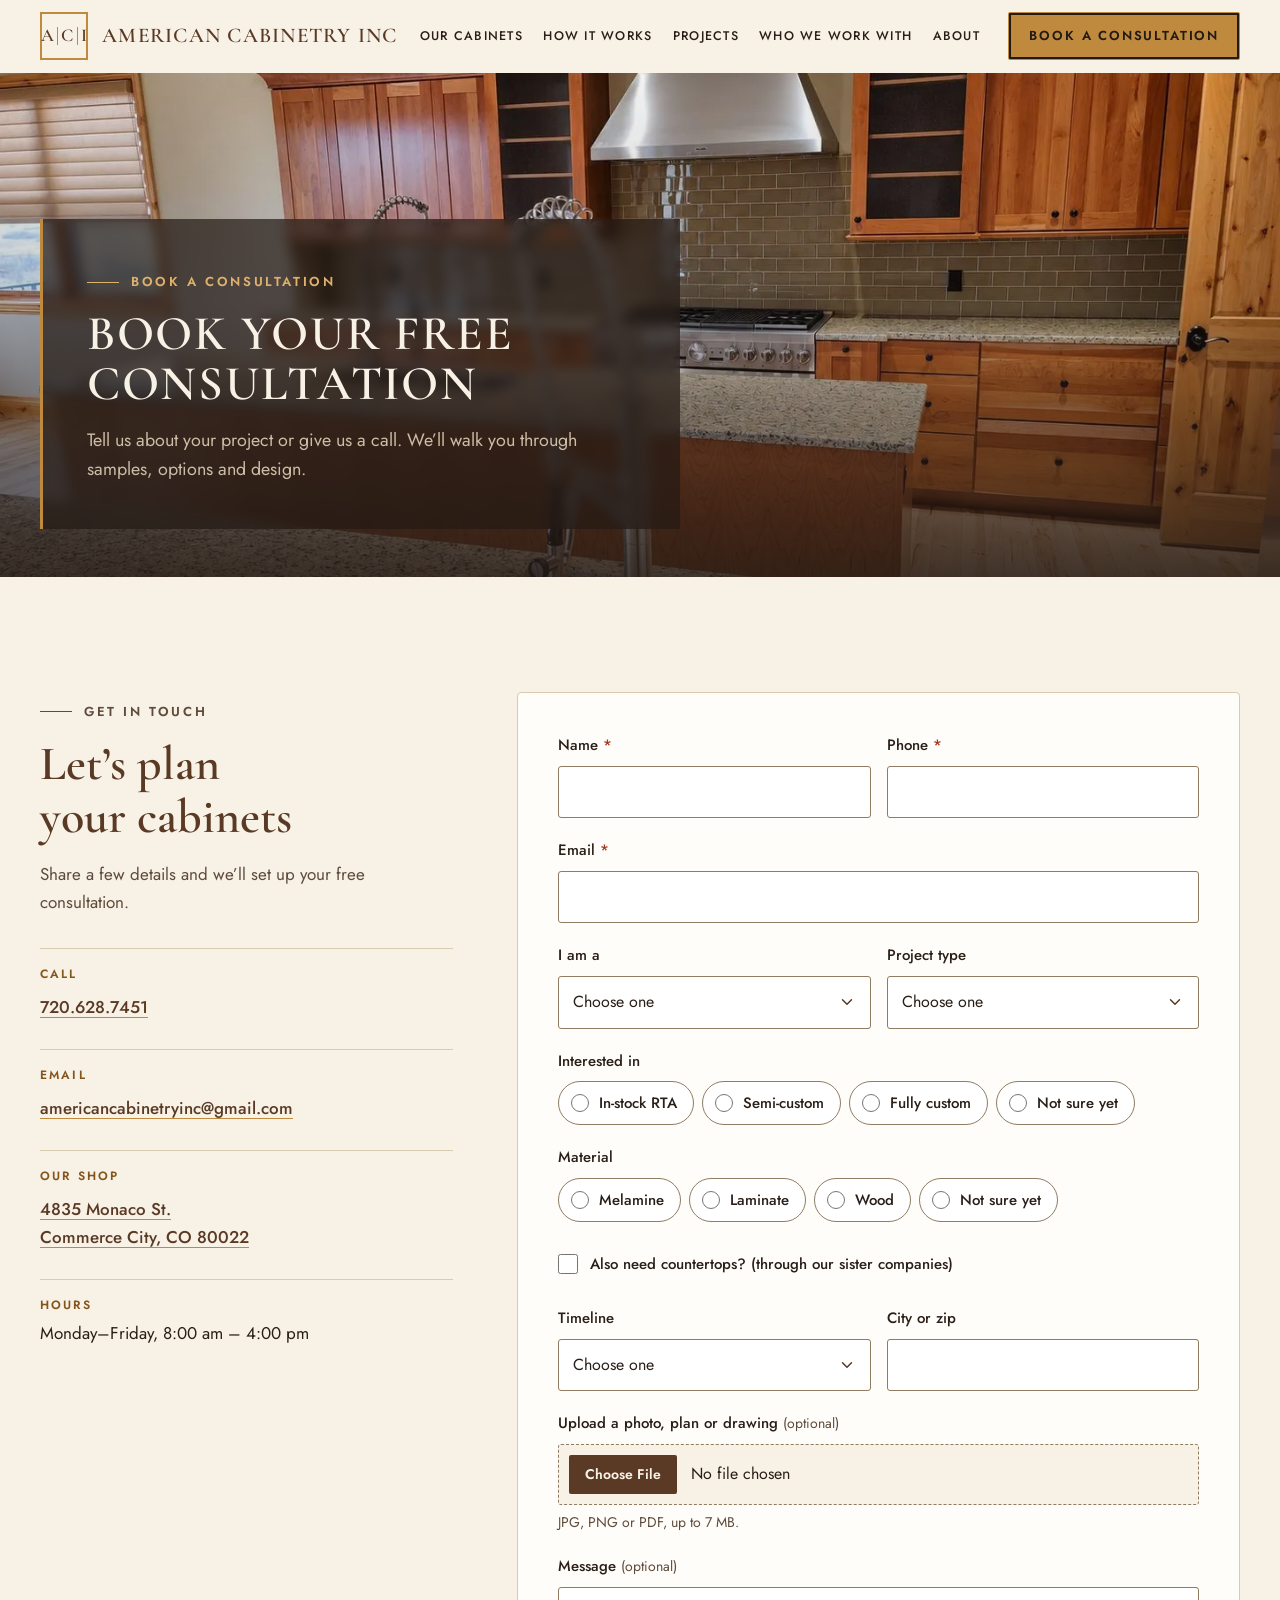
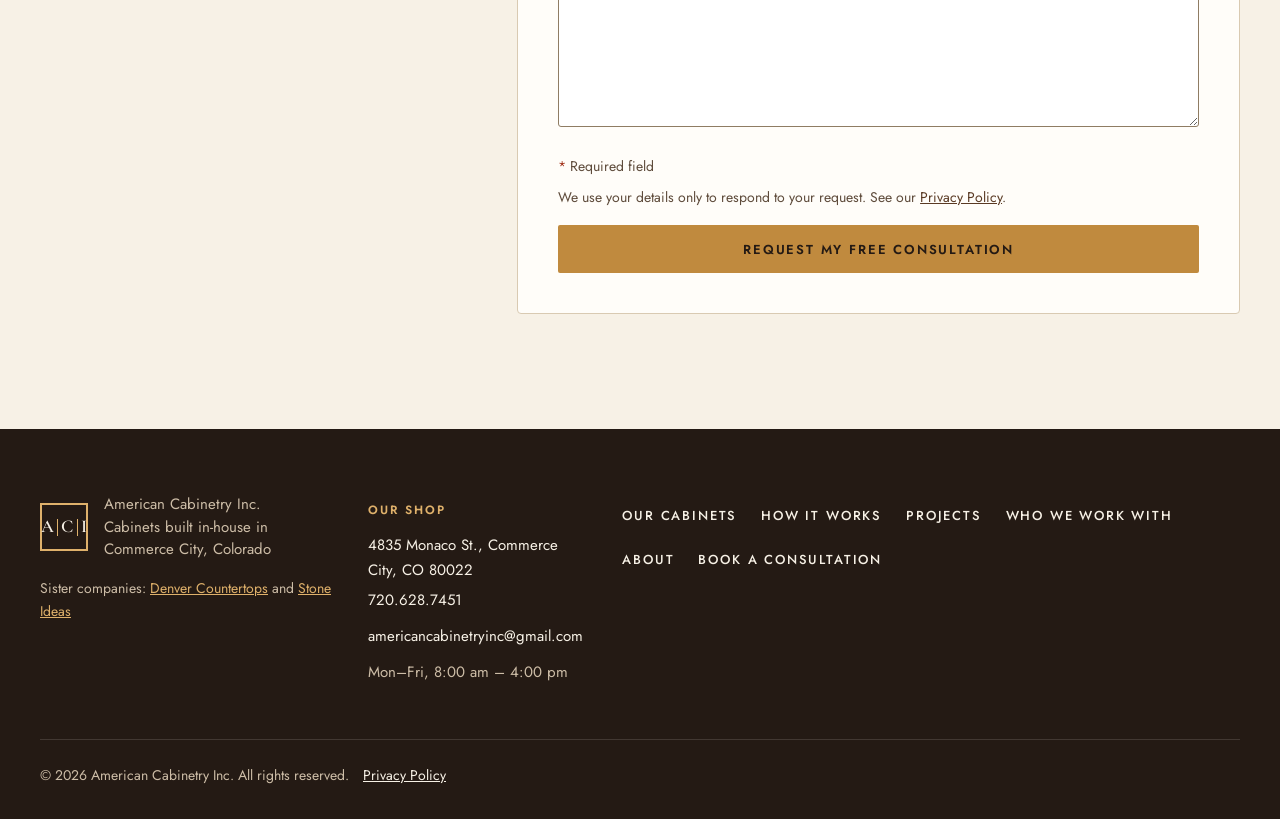
<file: contact.html>
<!doctype html>
<html lang="en">
<head>
  <meta charset="utf-8">
  <meta name="viewport" content="width=device-width, initial-scale=1">
  <title>Book a Free Cabinet Consultation | American Cabinetry Inc.</title>
  <meta name="description" content="Request a free cabinet consultation with American Cabinetry Inc. in Commerce City, CO. Call 720.628.7451 or send us your project details online.">
  <meta name="theme-color" content="#241A14">
  <link rel="canonical" href="https://fantastic-cucurucho-6a880a.netlify.app/contact">
  <link rel="icon" href="favicon.ico" sizes="32x32">
  <link rel="icon" href="images/icons/icon-512.png" type="image/png" sizes="512x512">
  <link rel="apple-touch-icon" href="images/icons/apple-touch-icon.png">
  <meta property="og:type" content="website">
  <meta property="og:site_name" content="American Cabinetry Inc.">
  <meta property="og:title" content="Book a Free Cabinet Consultation | American Cabinetry Inc.">
  <meta property="og:description" content="Request a free cabinet consultation with American Cabinetry Inc. in Commerce City, CO. Call 720.628.7451 or send us your project details online.">
  <meta property="og:url" content="https://fantastic-cucurucho-6a880a.netlify.app/contact">
  <meta property="og:image" content="https://fantastic-cucurucho-6a880a.netlify.app/images/social/og-image.jpg">
  <meta property="og:image:width" content="1200">
  <meta property="og:image:height" content="630">
  <meta property="og:image:alt" content="American Cabinetry Inc. logo over a white and walnut kitchen">
  <meta name="twitter:card" content="summary_large_image">
  <link rel="preconnect" href="https://fonts.googleapis.com">
  <link rel="preconnect" href="https://fonts.gstatic.com" crossorigin>
  <link href="https://fonts.googleapis.com/css2?family=Cormorant+Garamond:wght@500;600;700&family=Jost:wght@400;500;600&display=swap" rel="stylesheet">
  <link rel="stylesheet" href="css/style.css">
  <script>document.documentElement.classList.add("js");</script>
</head>
<body>
  <a class="skip-link" href="#main">Skip to main content</a>

  <header class="site-header" data-header>
    <div class="container header-inner">
      <a class="brand" href="index.html" aria-label="American Cabinetry Inc. home">
        <span class="brand-mark" aria-hidden="true">A<i></i>C<i></i>I</span>
        <span class="brand-text"><span class="brand-name">American Cabinetry Inc</span></span>
      </a>
      <nav class="primary-nav" aria-label="Primary">
        <button class="nav-toggle" type="button" aria-expanded="false" aria-controls="primary-menu" data-nav-toggle>
          <svg class="icon icon-open" viewBox="0 0 24 24" aria-hidden="true"><path d="M4 7h16M4 12h16M4 17h16"/></svg>
          <svg class="icon icon-close" viewBox="0 0 24 24" aria-hidden="true"><path d="M6 6l12 12M18 6L6 18"/></svg>
          <span class="visually-hidden">Menu</span>
        </button>
        <ul class="nav-list" id="primary-menu" data-nav-menu>
          <li><a href="cabinets.html">Our Cabinets</a></li>
          <li><a href="process.html">How It Works</a></li>
          <li><a href="projects.html">Projects</a></li>
          <li><a href="who-we-work-with.html">Who We Work With</a></li>
          <li><a href="about.html">About</a></li>
          <li class="nav-cta"><a class="btn btn-brass" href="contact.html" aria-current="page">Book a Consultation</a></li>
        </ul>
      </nav>
    </div>
  </header>

  <main id="main" tabindex="-1">
    <section class="hero hero--page" aria-labelledby="page-title">
      <picture>
        <source type="image/webp" srcset="images/projects/cherry-double-island-800.webp 800w, images/projects/cherry-double-island.webp 1448w" sizes="100vw">
        <img class="hero-media" src="images/projects/cherry-double-island.jpg" alt="Natural cherry shaker cabinets with two granite islands and a stainless range hood" width="1448" height="1086" fetchpriority="high" style="object-position: 50% 40%">
      </picture>
      <div class="hero-shade" aria-hidden="true"></div>
      <div class="container hero-content">
        <div class="hero-panel">
          <p class="eyebrow eyebrow--light">Book a Consultation</p>
          <h1 class="hero-title" id="page-title">Book your free consultation</h1>
          <p class="hero-lede">Tell us about your project or give us a call. We&rsquo;ll walk you through samples, options and design.</p>
        </div>
      </div>
    </section>

    <section class="section section--cream" id="consultation" aria-labelledby="consult-title">
      <div class="container consult">
        <div class="consult-info reveal">
          <p class="eyebrow">Get in Touch</p>
          <h2 id="consult-title">Let&rsquo;s plan your cabinets</h2>
          <p>Share a few details and we&rsquo;ll set up your free consultation.</p>
          <dl class="contact-list">
            <div>
              <dt>Call</dt>
              <dd><a href="tel:+17206287451">720.628.7451</a></dd>
            </div>
            <div>
              <dt>Email</dt>
              <dd><a href="mailto:americancabinetryinc@gmail.com">americancabinetryinc@gmail.com</a></dd>
            </div>
            <div>
              <dt>Our shop</dt>
              <dd><a href="https://www.google.com/maps/search/?api=1&amp;query=4835+Monaco+St+Commerce+City+CO+80022" target="_blank" rel="noopener">4835 Monaco St.<br>Commerce City, CO 80022<span class="visually-hidden"> (opens in Google Maps)</span></a></dd>
            </div>
            <div>
              <dt>Hours</dt>
              <dd>Monday&ndash;Friday, 8:00 am &ndash; 4:00 pm</dd>
            </div>
          </dl>
        </div>

        <!-- Handled by Netlify Forms (form name: consultation) -->
        <form class="contact-form reveal" id="consultation-form" name="consultation" method="post" enctype="multipart/form-data" novalidate data-netlify="true" netlify-honeypot="_honey" data-contact-form>
          <input type="hidden" name="form-name" value="consultation">
          <input type="hidden" name="page" value="">
          <div class="form-summary" tabindex="-1" role="alert" hidden data-form-summary></div>
          <div class="hp" aria-hidden="true"><label for="f-honey">Leave this field empty</label><input id="f-honey" name="_honey" type="text" tabindex="-1" autocomplete="off"></div>

          <div class="field-row">
            <div class="field">
              <label for="f-name">Name <span class="req" aria-hidden="true">*</span></label>
              <input id="f-name" name="name" type="text" autocomplete="name" required aria-describedby="f-name-error">
              <p class="field-error" id="f-name-error" hidden></p>
            </div>
            <div class="field">
              <label for="f-phone">Phone <span class="req" aria-hidden="true">*</span></label>
              <input id="f-phone" name="phone" type="tel" autocomplete="tel" required aria-describedby="f-phone-error">
              <p class="field-error" id="f-phone-error" hidden></p>
            </div>
          </div>

          <div class="field">
            <label for="f-email">Email <span class="req" aria-hidden="true">*</span></label>
            <input id="f-email" name="email" type="email" autocomplete="email" required aria-describedby="f-email-error">
            <p class="field-error" id="f-email-error" hidden></p>
          </div>

          <div class="field-row">
            <div class="field">
              <label for="f-type">I am a</label>
              <select id="f-type" name="customer_type">
                <option value="">Choose one</option>
                <option value="homeowner">Homeowner</option>
                <option value="contractor">Contractor</option>
                <option value="builder">Builder or Developer</option>
                <option value="designer">Designer</option>
                <option value="commercial">Commercial</option>
                <option value="trade">Trade partner (contractor, builder or designer)</option>
              </select>
            </div>
            <div class="field">
              <label for="f-project">Project type</label>
              <select id="f-project" name="project_type">
                <option value="">Choose one</option>
                <option value="kitchen">Kitchen</option>
                <option value="vanity">Bathroom vanity</option>
                <option value="builtins">Built-ins or closet</option>
                <option value="bar">Bar or specialty</option>
                <option value="multiple">Multiple rooms</option>
                <option value="commercial">Commercial</option>
              </select>
            </div>
          </div>

          <fieldset class="field">
            <legend>Interested in</legend>
            <div class="choices">
              <label class="choice"><input type="radio" name="level" value="in-stock-rta"> In-stock RTA</label>
              <label class="choice"><input type="radio" name="level" value="semi-custom"> Semi-custom</label>
              <label class="choice"><input type="radio" name="level" value="fully-custom"> Fully custom</label>
              <label class="choice"><input type="radio" name="level" value="not-sure"> Not sure yet</label>
            </div>
          </fieldset>

          <fieldset class="field">
            <legend>Material</legend>
            <div class="choices">
              <label class="choice"><input type="radio" name="material" value="melamine"> Melamine</label>
              <label class="choice"><input type="radio" name="material" value="laminate"> Laminate</label>
              <label class="choice"><input type="radio" name="material" value="wood"> Wood</label>
              <label class="choice"><input type="radio" name="material" value="not-sure"> Not sure yet</label>
            </div>
          </fieldset>

          <div class="field">
            <label class="check"><input type="checkbox" id="f-countertops" name="countertops" value="yes"> Also need countertops? (through our sister companies)</label>
          </div>

          <div class="field-row">
            <div class="field">
              <label for="f-timeline">Timeline</label>
              <select id="f-timeline" name="timeline">
                <option value="">Choose one</option>
                <option value="asap">ASAP</option>
                <option value="1-3-months">1&ndash;3 months</option>
                <option value="3-6-months">3&ndash;6 months</option>
                <option value="planning">Just planning</option>
              </select>
            </div>
            <div class="field">
              <label for="f-location">City or zip</label>
              <input id="f-location" name="location" type="text" autocomplete="address-level2">
            </div>
          </div>

          <div class="field">
            <label for="f-upload">Upload a photo, plan or drawing <span class="optional">(optional)</span></label>
            <input id="f-upload" name="upload" type="file" accept="image/*,.pdf" aria-describedby="f-upload-hint f-upload-error">
            <p class="field-hint" id="f-upload-hint">JPG, PNG or PDF, up to 7 MB.</p>
            <p class="field-error" id="f-upload-error" hidden></p>
          </div>

          <div class="field">
            <label for="f-message">Message <span class="optional">(optional)</span></label>
            <textarea id="f-message" name="message" rows="4"></textarea>
          </div>

          <p class="form-note"><span class="req" aria-hidden="true">*</span> Required field</p>
          <p class="form-privacy">We use your details only to respond to your request. See our <a href="privacy.html">Privacy Policy</a>.</p>
          <button class="btn btn-brass btn-block" type="submit">Request My Free Consultation</button>
          <p class="form-error" role="alert" hidden data-form-error>Sorry, your request didn&rsquo;t go through. Please try again, or call us at <a href="tel:+17206287451">720.628.7451</a> or email <a href="mailto:americancabinetryinc@gmail.com">americancabinetryinc@gmail.com</a>.</p>
          <p class="form-success" role="status" hidden data-form-success>Thanks! We&rsquo;ll contact you within one business day to set up your consultation.</p>
        </form>
      </div>
    </section>
  </main>

  <footer class="site-footer">
    <div class="container footer-inner">
      <div>
        <div class="footer-brand">
          <span class="brand-mark brand-mark--light" aria-hidden="true">A<i></i>C<i></i>I</span>
          <p>American Cabinetry Inc.<br>Cabinets built in-house in Commerce City, Colorado</p>
        </div>
        <p class="footer-sister">Sister companies: <a href="https://denvercounter.com" target="_blank" rel="noopener">Denver Countertops<span class="visually-hidden"> (opens in a new tab)</span></a> and <a href="https://stoneideasinc.com" target="_blank" rel="noopener">Stone Ideas<span class="visually-hidden"> (opens in a new tab)</span></a></p>
      </div>
      <address class="footer-contact">
        <span class="footer-label">Our shop</span>
        <a href="https://www.google.com/maps/search/?api=1&amp;query=4835+Monaco+St+Commerce+City+CO+80022" target="_blank" rel="noopener">4835 Monaco St., Commerce City, CO 80022<span class="visually-hidden"> (opens in Google Maps)</span></a>
        <a href="tel:+17206287451">720.628.7451</a>
        <a href="mailto:americancabinetryinc@gmail.com">americancabinetryinc@gmail.com</a>
        <span>Mon&ndash;Fri, 8:00 am &ndash; 4:00 pm</span>
      </address>
      <nav aria-label="Footer">
        <ul class="footer-nav" role="list">
          <li><a href="cabinets.html">Our Cabinets</a></li>
          <li><a href="process.html">How It Works</a></li>
          <li><a href="projects.html">Projects</a></li>
          <li><a href="who-we-work-with.html">Who We Work With</a></li>
          <li><a href="about.html">About</a></li>
          <li><a href="contact.html">Book a Consultation</a></li>
        </ul>
      </nav>
    </div>
    <div class="container footer-base">
      <p>&copy; <span data-year>2026</span> American Cabinetry Inc. All rights reserved. <a class="footer-privacy" href="privacy.html">Privacy Policy</a></p>
    </div>
  </footer>

  <nav class="mobile-bar" aria-label="Quick contact">
    <a href="tel:+17206287451"><svg viewBox="0 0 24 24" aria-hidden="true"><path d="M22 16.9v3a2 2 0 0 1-2.2 2 19.8 19.8 0 0 1-8.6-3.1 19.5 19.5 0 0 1-6-6A19.8 19.8 0 0 1 2.1 4.2 2 2 0 0 1 4.1 2h3a2 2 0 0 1 2 1.7c.1 1 .4 1.9.7 2.8a2 2 0 0 1-.5 2.1L8.1 9.9a16 16 0 0 0 6 6l1.3-1.3a2 2 0 0 1 2.1-.4c.9.3 1.8.6 2.8.7a2 2 0 0 1 1.7 2z"/></svg>Call</a>
    <a href="#consultation"><svg viewBox="0 0 24 24" aria-hidden="true"><rect x="3" y="4" width="18" height="18" rx="2"/><path d="M16 2v4M8 2v4M3 10h18"/></svg>Book</a>
  </nav>

  <script src="js/main.js" defer></script>
</body>
</html>
</file>
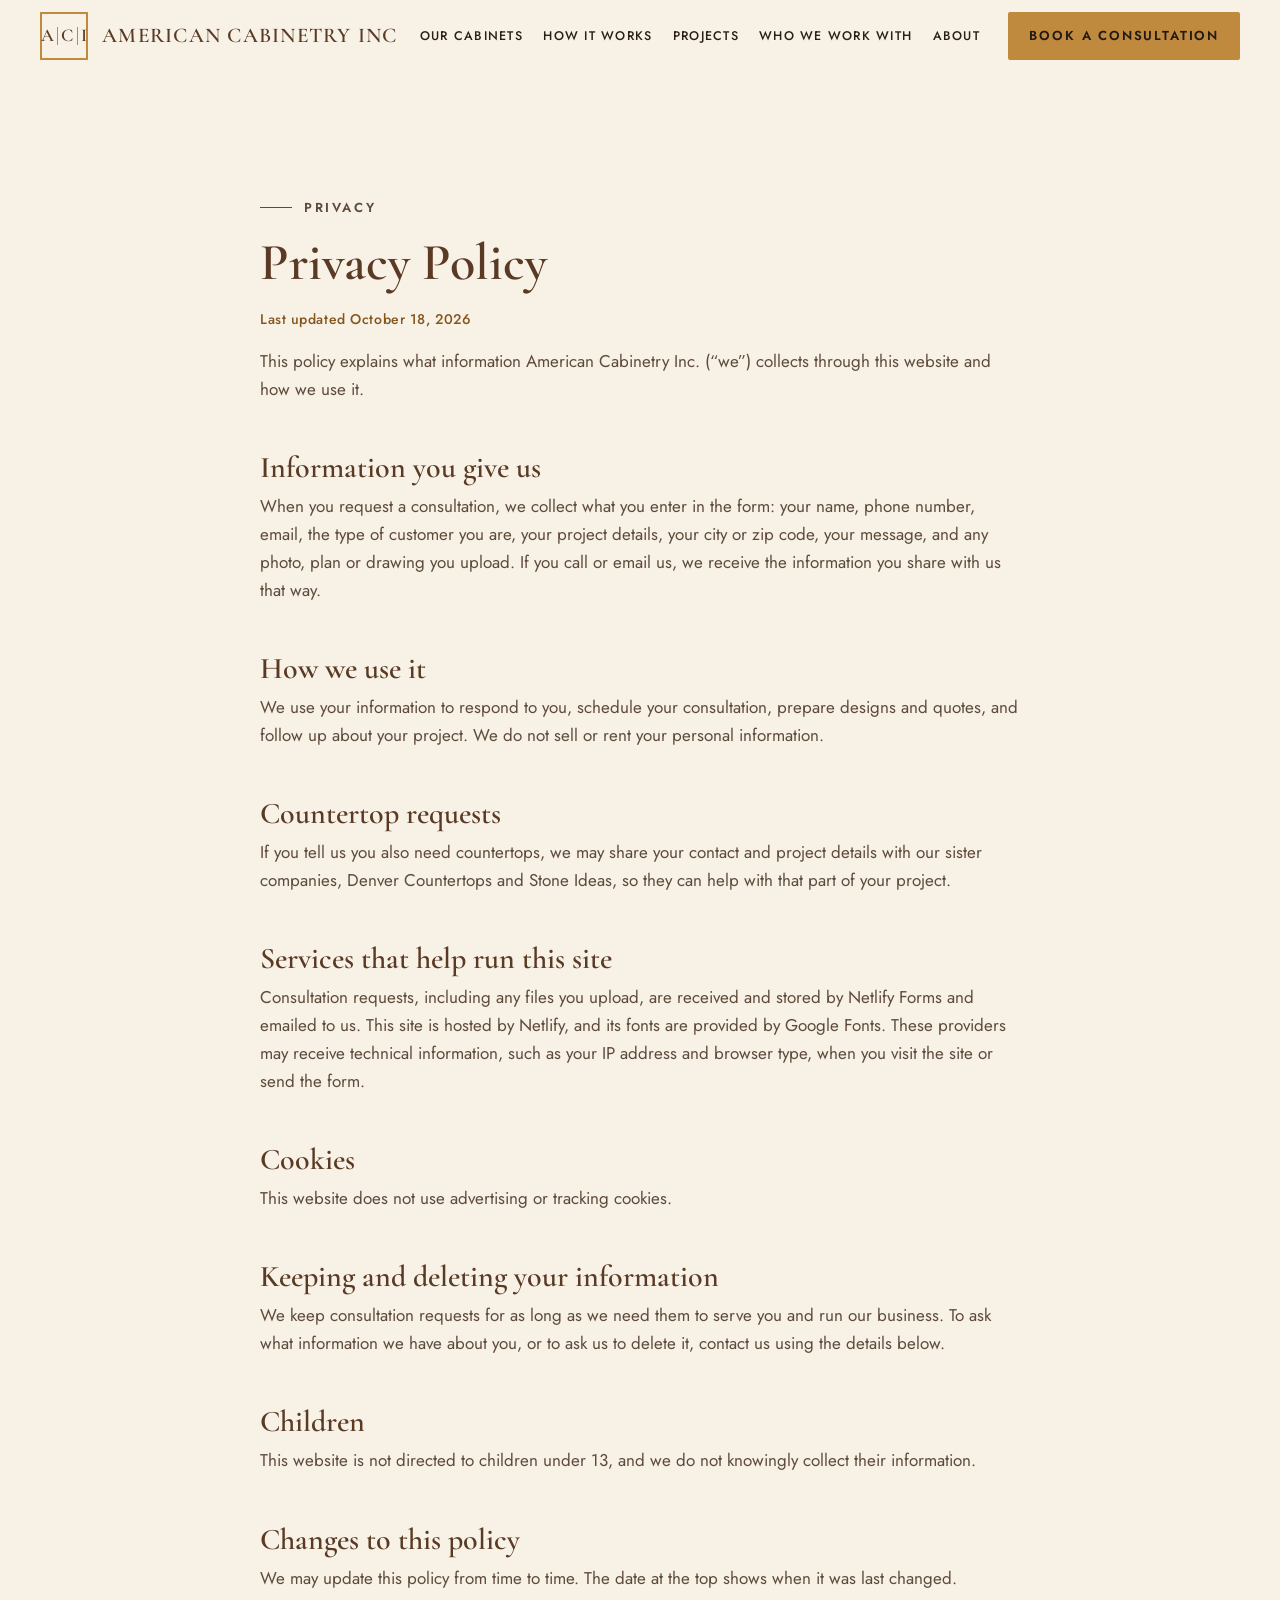
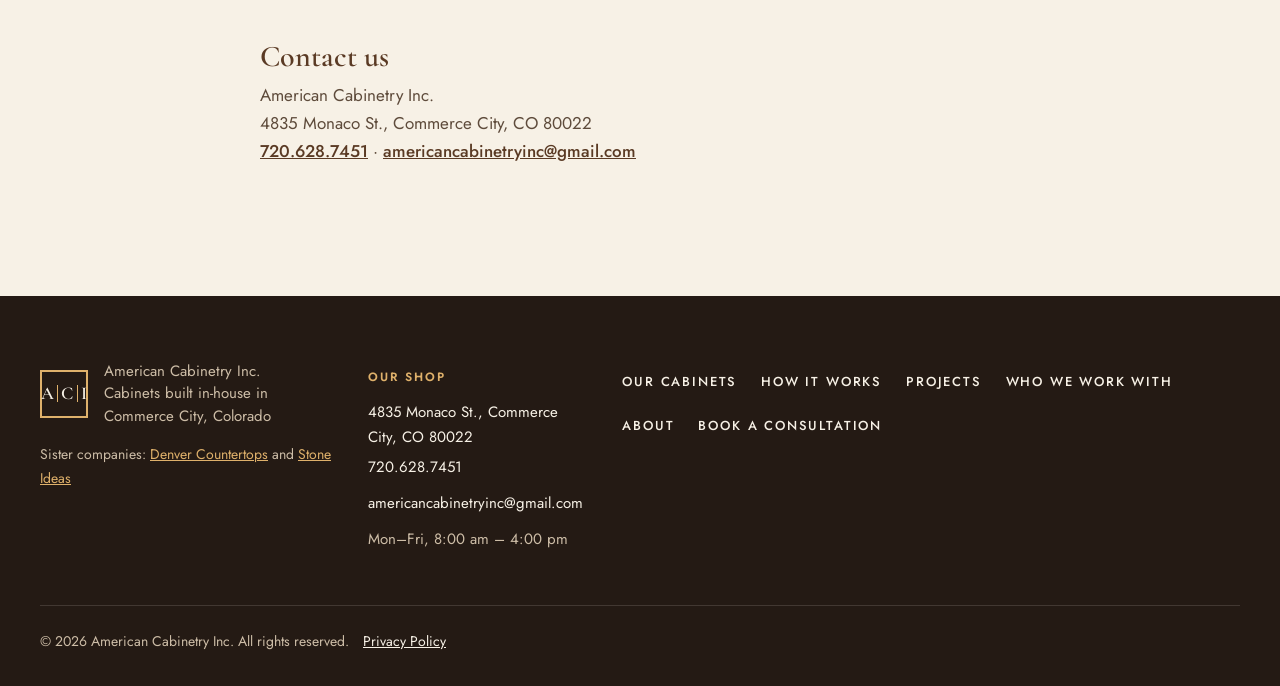
<file: privacy.html>
<!doctype html>
<html lang="en">
<head>
  <meta charset="utf-8">
  <meta name="viewport" content="width=device-width, initial-scale=1">
  <title>Privacy Policy | American Cabinetry Inc.</title>
  <meta name="description" content="How American Cabinetry Inc. collects, uses and protects the information you share through our website and consultation form.">
  <meta name="theme-color" content="#241A14">
  <link rel="canonical" href="https://fantastic-cucurucho-6a880a.netlify.app/privacy">
  <link rel="icon" href="favicon.ico" sizes="32x32">
  <link rel="icon" href="images/icons/icon-512.png" type="image/png" sizes="512x512">
  <link rel="apple-touch-icon" href="images/icons/apple-touch-icon.png">
  <meta property="og:type" content="website">
  <meta property="og:site_name" content="American Cabinetry Inc.">
  <meta property="og:title" content="Privacy Policy | American Cabinetry Inc.">
  <meta property="og:description" content="How American Cabinetry Inc. collects, uses and protects the information you share through our website and consultation form.">
  <meta property="og:url" content="https://fantastic-cucurucho-6a880a.netlify.app/privacy">
  <meta property="og:image" content="https://fantastic-cucurucho-6a880a.netlify.app/images/social/og-image.jpg">
  <meta property="og:image:width" content="1200">
  <meta property="og:image:height" content="630">
  <meta property="og:image:alt" content="American Cabinetry Inc. logo over a white and walnut kitchen">
  <meta name="twitter:card" content="summary_large_image">
  <link rel="preconnect" href="https://fonts.googleapis.com">
  <link rel="preconnect" href="https://fonts.gstatic.com" crossorigin>
  <link href="https://fonts.googleapis.com/css2?family=Cormorant+Garamond:wght@500;600;700&family=Jost:wght@400;500;600&display=swap" rel="stylesheet">
  <link rel="stylesheet" href="css/style.css">
  <script>document.documentElement.classList.add("js");</script>
</head>
<body>
  <a class="skip-link" href="#main">Skip to main content</a>

  <header class="site-header" data-header>
    <div class="container header-inner">
      <a class="brand" href="index.html" aria-label="American Cabinetry Inc. home">
        <span class="brand-mark" aria-hidden="true">A<i></i>C<i></i>I</span>
        <span class="brand-text"><span class="brand-name">American Cabinetry Inc</span></span>
      </a>
      <nav class="primary-nav" aria-label="Primary">
        <button class="nav-toggle" type="button" aria-expanded="false" aria-controls="primary-menu" data-nav-toggle>
          <svg class="icon icon-open" viewBox="0 0 24 24" aria-hidden="true"><path d="M4 7h16M4 12h16M4 17h16"/></svg>
          <svg class="icon icon-close" viewBox="0 0 24 24" aria-hidden="true"><path d="M6 6l12 12M18 6L6 18"/></svg>
          <span class="visually-hidden">Menu</span>
        </button>
        <ul class="nav-list" id="primary-menu" data-nav-menu>
          <li><a href="cabinets.html">Our Cabinets</a></li>
          <li><a href="process.html">How It Works</a></li>
          <li><a href="projects.html">Projects</a></li>
          <li><a href="who-we-work-with.html">Who We Work With</a></li>
          <li><a href="about.html">About</a></li>
          <li class="nav-cta"><a class="btn btn-brass" href="contact.html">Book a Consultation</a></li>
        </ul>
      </nav>
    </div>
  </header>

  <main id="main" tabindex="-1">
    <section class="section section--cream" aria-labelledby="page-title">
      <div class="container prose">
        <p class="eyebrow">Privacy</p>
        <h1 id="page-title">Privacy Policy</h1>
        <p class="prose-updated">Last updated October 18, 2026</p>

        <p>This policy explains what information American Cabinetry Inc. (&ldquo;we&rdquo;) collects through this website and how we use it.</p>

        <h2>Information you give us</h2>
        <p>When you request a consultation, we collect what you enter in the form: your name, phone number, email, the type of customer you are, your project details, your city or zip code, your message, and any photo, plan or drawing you upload. If you call or email us, we receive the information you share with us that way.</p>

        <h2>How we use it</h2>
        <p>We use your information to respond to you, schedule your consultation, prepare designs and quotes, and follow up about your project. We do not sell or rent your personal information.</p>

        <h2>Countertop requests</h2>
        <p>If you tell us you also need countertops, we may share your contact and project details with our sister companies, Denver Countertops and Stone Ideas, so they can help with that part of your project.</p>

        <h2>Services that help run this site</h2>
        <p>Consultation requests, including any files you upload, are received and stored by Netlify Forms and emailed to us. This site is hosted by Netlify, and its fonts are provided by Google Fonts. These providers may receive technical information, such as your IP address and browser type, when you visit the site or send the form.</p>

        <h2>Cookies</h2>
        <p>This website does not use advertising or tracking cookies.</p>

        <h2>Keeping and deleting your information</h2>
        <p>We keep consultation requests for as long as we need them to serve you and run our business. To ask what information we have about you, or to ask us to delete it, contact us using the details below.</p>

        <h2>Children</h2>
        <p>This website is not directed to children under 13, and we do not knowingly collect their information.</p>

        <h2>Changes to this policy</h2>
        <p>We may update this policy from time to time. The date at the top shows when it was last changed.</p>

        <h2>Contact us</h2>
        <p>American Cabinetry Inc.<br>4835 Monaco St., Commerce City, CO 80022<br><a href="tel:+17206287451">720.628.7451</a> &middot; <a href="mailto:americancabinetryinc@gmail.com">americancabinetryinc@gmail.com</a></p>
      </div>
    </section>
  </main>

  <footer class="site-footer">
    <div class="container footer-inner">
      <div>
        <div class="footer-brand">
          <span class="brand-mark brand-mark--light" aria-hidden="true">A<i></i>C<i></i>I</span>
          <p>American Cabinetry Inc.<br>Cabinets built in-house in Commerce City, Colorado</p>
        </div>
        <p class="footer-sister">Sister companies: <a href="https://denvercounter.com" target="_blank" rel="noopener">Denver Countertops<span class="visually-hidden"> (opens in a new tab)</span></a> and <a href="https://stoneideasinc.com" target="_blank" rel="noopener">Stone Ideas<span class="visually-hidden"> (opens in a new tab)</span></a></p>
      </div>
      <address class="footer-contact">
        <span class="footer-label">Our shop</span>
        <a href="https://www.google.com/maps/search/?api=1&amp;query=4835+Monaco+St+Commerce+City+CO+80022" target="_blank" rel="noopener">4835 Monaco St., Commerce City, CO 80022<span class="visually-hidden"> (opens in Google Maps)</span></a>
        <a href="tel:+17206287451">720.628.7451</a>
        <a href="mailto:americancabinetryinc@gmail.com">americancabinetryinc@gmail.com</a>
        <span>Mon&ndash;Fri, 8:00 am &ndash; 4:00 pm</span>
      </address>
      <nav aria-label="Footer">
        <ul class="footer-nav" role="list">
          <li><a href="cabinets.html">Our Cabinets</a></li>
          <li><a href="process.html">How It Works</a></li>
          <li><a href="projects.html">Projects</a></li>
          <li><a href="who-we-work-with.html">Who We Work With</a></li>
          <li><a href="about.html">About</a></li>
          <li><a href="contact.html">Book a Consultation</a></li>
        </ul>
      </nav>
    </div>
    <div class="container footer-base">
      <p>&copy; <span data-year>2026</span> American Cabinetry Inc. All rights reserved. <a class="footer-privacy" href="privacy.html">Privacy Policy</a></p>
    </div>
  </footer>

  <nav class="mobile-bar" aria-label="Quick contact">
    <a href="tel:+17206287451"><svg viewBox="0 0 24 24" aria-hidden="true"><path d="M22 16.9v3a2 2 0 0 1-2.2 2 19.8 19.8 0 0 1-8.6-3.1 19.5 19.5 0 0 1-6-6A19.8 19.8 0 0 1 2.1 4.2 2 2 0 0 1 4.1 2h3a2 2 0 0 1 2 1.7c.1 1 .4 1.9.7 2.8a2 2 0 0 1-.5 2.1L8.1 9.9a16 16 0 0 0 6 6l1.3-1.3a2 2 0 0 1 2.1-.4c.9.3 1.8.6 2.8.7a2 2 0 0 1 1.7 2z"/></svg>Call</a>
    <a href="contact.html#consultation"><svg viewBox="0 0 24 24" aria-hidden="true"><rect x="3" y="4" width="18" height="18" rx="2"/><path d="M16 2v4M8 2v4M3 10h18"/></svg>Book</a>
  </nav>

  <script src="js/main.js" defer></script>
</body>
</html>
</file>
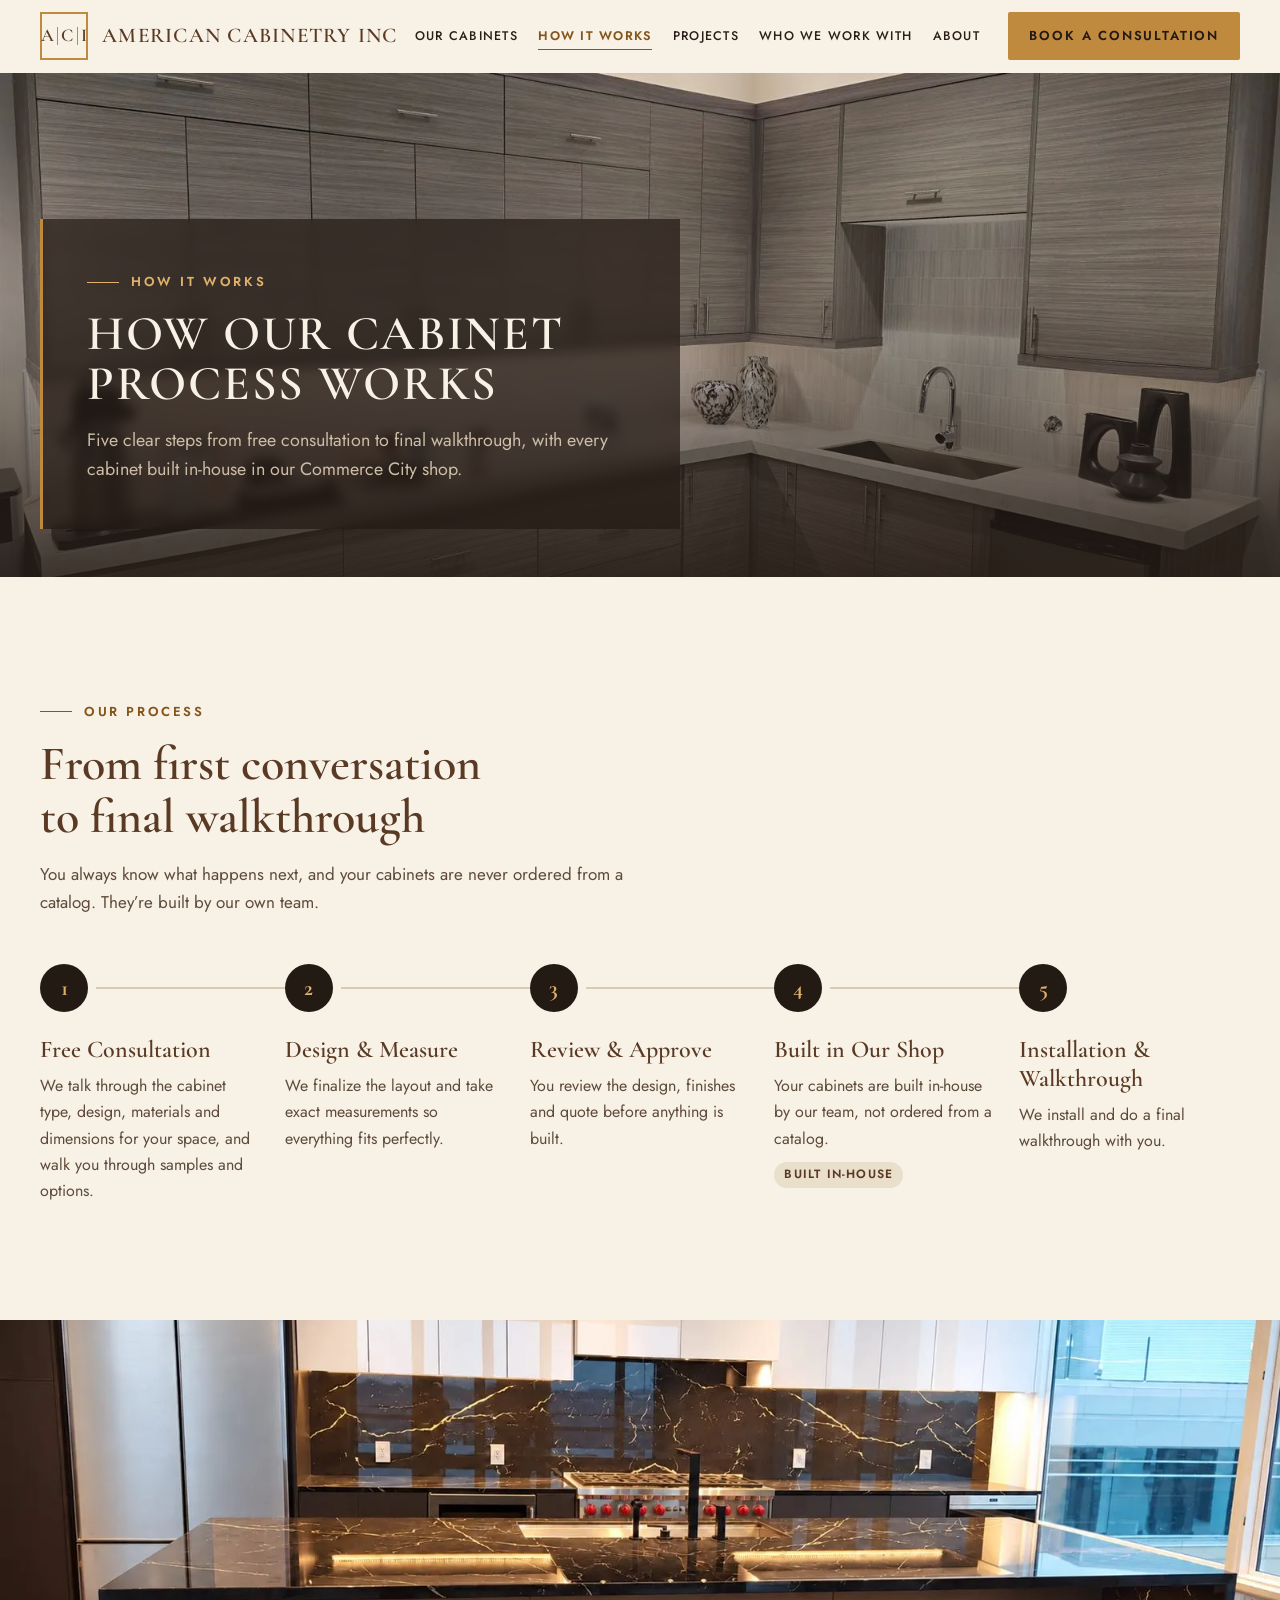
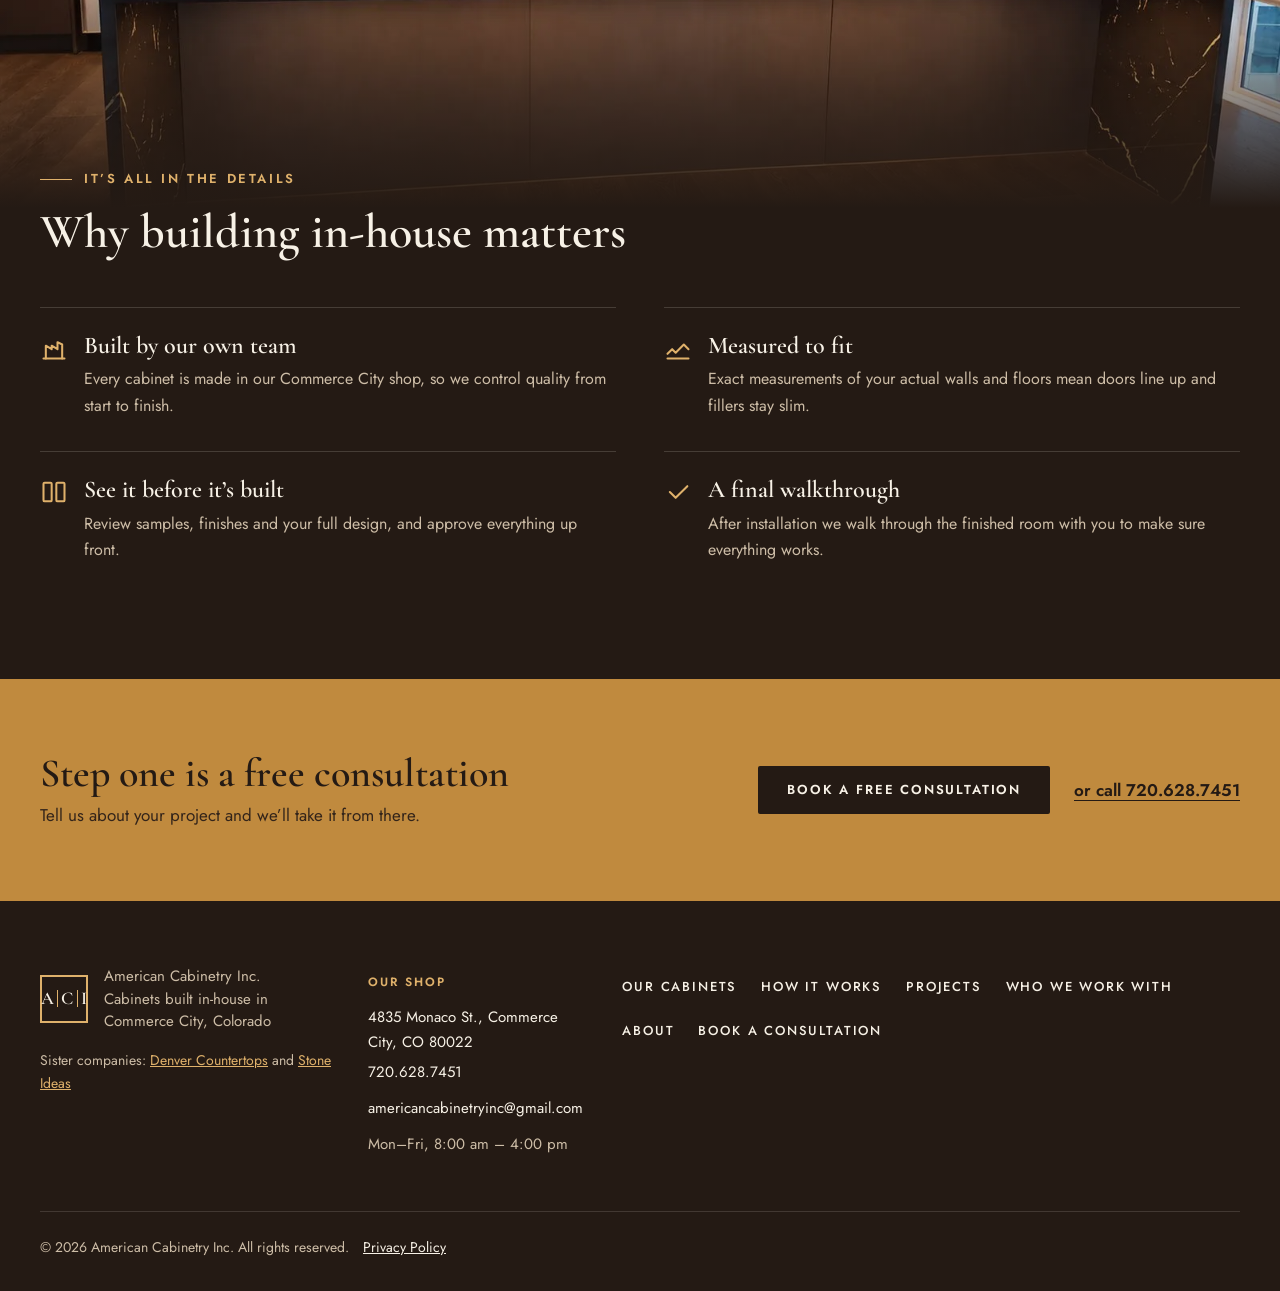
<file: process.html>
<!doctype html>
<html lang="en">
<head>
  <meta charset="utf-8">
  <meta name="viewport" content="width=device-width, initial-scale=1">
  <title>How It Works | Custom Cabinet Process | American Cabinetry Inc.</title>
  <meta name="description" content="How a cabinet project works: free consultation, design and measure, review and approve, built in our Commerce City shop, then install and walkthrough.">
  <meta name="theme-color" content="#241A14">
  <link rel="canonical" href="https://fantastic-cucurucho-6a880a.netlify.app/process">
  <link rel="icon" href="favicon.ico" sizes="32x32">
  <link rel="icon" href="images/icons/icon-512.png" type="image/png" sizes="512x512">
  <link rel="apple-touch-icon" href="images/icons/apple-touch-icon.png">
  <meta property="og:type" content="website">
  <meta property="og:site_name" content="American Cabinetry Inc.">
  <meta property="og:title" content="How It Works | Custom Cabinet Process | American Cabinetry Inc.">
  <meta property="og:description" content="How a cabinet project works: free consultation, design and measure, review and approve, built in our Commerce City shop, then install and walkthrough.">
  <meta property="og:url" content="https://fantastic-cucurucho-6a880a.netlify.app/process">
  <meta property="og:image" content="https://fantastic-cucurucho-6a880a.netlify.app/images/social/og-image.jpg">
  <meta property="og:image:width" content="1200">
  <meta property="og:image:height" content="630">
  <meta property="og:image:alt" content="American Cabinetry Inc. logo over a white and walnut kitchen">
  <meta name="twitter:card" content="summary_large_image">
  <link rel="preconnect" href="https://fonts.googleapis.com">
  <link rel="preconnect" href="https://fonts.gstatic.com" crossorigin>
  <link href="https://fonts.googleapis.com/css2?family=Cormorant+Garamond:wght@500;600;700&family=Jost:wght@400;500;600&display=swap" rel="stylesheet">
  <link rel="stylesheet" href="css/style.css">
  <script>document.documentElement.classList.add("js");</script>
</head>
<body>
  <a class="skip-link" href="#main">Skip to main content</a>

  <header class="site-header" data-header>
    <div class="container header-inner">
      <a class="brand" href="index.html" aria-label="American Cabinetry Inc. home">
        <span class="brand-mark" aria-hidden="true">A<i></i>C<i></i>I</span>
        <span class="brand-text"><span class="brand-name">American Cabinetry Inc</span></span>
      </a>
      <nav class="primary-nav" aria-label="Primary">
        <button class="nav-toggle" type="button" aria-expanded="false" aria-controls="primary-menu" data-nav-toggle>
          <svg class="icon icon-open" viewBox="0 0 24 24" aria-hidden="true"><path d="M4 7h16M4 12h16M4 17h16"/></svg>
          <svg class="icon icon-close" viewBox="0 0 24 24" aria-hidden="true"><path d="M6 6l12 12M18 6L6 18"/></svg>
          <span class="visually-hidden">Menu</span>
        </button>
        <ul class="nav-list" id="primary-menu" data-nav-menu>
          <li><a href="cabinets.html">Our Cabinets</a></li>
          <li><a href="process.html" aria-current="page">How It Works</a></li>
          <li><a href="projects.html">Projects</a></li>
          <li><a href="who-we-work-with.html">Who We Work With</a></li>
          <li><a href="about.html">About</a></li>
          <li class="nav-cta"><a class="btn btn-brass" href="contact.html">Book a Consultation</a></li>
        </ul>
      </nav>
    </div>
  </header>

  <main id="main" tabindex="-1">
    <section class="hero hero--page" aria-labelledby="page-title">
      <picture>
        <source type="image/webp" srcset="images/projects/gray-woodgrain-break-room-800.webp 800w, images/projects/gray-woodgrain-break-room.webp 1600w" sizes="100vw">
        <img class="hero-media" src="images/projects/gray-woodgrain-break-room.jpg" alt="Gray woodgrain slab cabinets with long stainless pulls, a white quartz countertop and an undermount sink" width="1600" height="739" fetchpriority="high" style="object-position: 50% 40%">
      </picture>
      <div class="hero-shade" aria-hidden="true"></div>
      <div class="container hero-content">
        <div class="hero-panel">
          <p class="eyebrow eyebrow--light">How It Works</p>
          <h1 class="hero-title" id="page-title">How our cabinet process works</h1>
          <p class="hero-lede">Five clear steps from free consultation to final walkthrough, with every cabinet built in-house in our Commerce City shop.</p>
        </div>
      </div>
    </section>

    <section class="section section--cream" id="how-it-works" aria-labelledby="process-title">
      <div class="container">
        <header class="section-head reveal">
          <p class="eyebrow">Our Process</p>
          <h2 id="process-title">From first conversation to final walkthrough</h2>
          <p class="section-lede">You always know what happens next, and your cabinets are never ordered from a catalog. They&rsquo;re built by our own team.</p>
        </header>
        <ol class="timeline">
          <li class="reveal">
            <span class="tl-num" aria-hidden="true">1</span>
            <h3>Free Consultation</h3>
            <p>We talk through the cabinet type, design, materials and dimensions for your space, and walk you through samples and options.</p>
            <!-- Owner: add typical time, then remove "hidden" -->
            <p class="tl-time" hidden>Typical time: <span></span></p>
          </li>
          <li class="reveal">
            <span class="tl-num" aria-hidden="true">2</span>
            <h3>Design &amp; Measure</h3>
            <p>We finalize the layout and take exact measurements so everything fits perfectly.</p>
            <p class="tl-time" hidden>Typical time: <span></span></p>
          </li>
          <li class="reveal">
            <span class="tl-num" aria-hidden="true">3</span>
            <h3>Review &amp; Approve</h3>
            <p>You review the design, finishes and quote before anything is built.</p>
            <p class="tl-time" hidden>Typical time: <span></span></p>
          </li>
          <li class="reveal">
            <span class="tl-num" aria-hidden="true">4</span>
            <h3>Built in Our Shop</h3>
            <p>Your cabinets are built in-house by our team, not ordered from a catalog.</p>
            <span class="tl-badge">Built in-house</span>
            <p class="tl-time" hidden>Typical time: <span></span></p>
          </li>
          <li class="reveal">
            <span class="tl-num" aria-hidden="true">5</span>
            <h3>Installation &amp; Walkthrough</h3>
            <p>We install and do a final walkthrough with you.</p>
            <p class="tl-time" hidden>Typical time: <span></span></p>
          </li>
        </ol>
      </div>
    </section>

    <section class="details" aria-labelledby="details-title">
      <div class="details-media">
        <picture>
          <source type="image/webp" srcset="images/projects/gloss-nero-marble-island-800.webp 800w, images/projects/gloss-nero-marble-island.webp 1600w" sizes="100vw">
          <img src="images/projects/gloss-nero-marble-island.jpg" alt="High-gloss white upper cabinets over a black and gold marble waterfall island in a high-rise kitchen" width="1800" height="874" loading="lazy" decoding="async">
        </picture>
      </div>
      <div class="container details-inner">
        <header class="section-head section-head--light reveal">
          <p class="eyebrow eyebrow--light">It&rsquo;s All in the Details</p>
          <h2 id="details-title">Why building in-house matters</h2>
        </header>
        <ul class="detail-list" role="list">
          <li class="reveal">
            <svg class="detail-icon" viewBox="0 0 24 24" aria-hidden="true"><path d="M3 21h18"/><path d="M5 21V10l5 3v-3l5 3V7l4 2v12"/></svg>
            <div><h3>Built by our own team</h3><p>Every cabinet is made in our Commerce City shop, so we control quality from start to finish.</p></div>
          </li>
          <li class="reveal">
            <svg class="detail-icon" viewBox="0 0 24 24" aria-hidden="true"><path d="M3 17l4-4 3 3 7-7 4 4"/><path d="M3 21h18"/></svg>
            <div><h3>Measured to fit</h3><p>Exact measurements of your actual walls and floors mean doors line up and fillers stay slim.</p></div>
          </li>
          <li class="reveal">
            <svg class="detail-icon" viewBox="0 0 24 24" aria-hidden="true"><rect x="3" y="4" width="7" height="16" rx="1"/><rect x="14" y="4" width="7" height="16" rx="1"/></svg>
            <div><h3>See it before it&rsquo;s built</h3><p>Review samples, finishes and your full design, and approve everything up front.</p></div>
          </li>
          <li class="reveal">
            <svg class="detail-icon" viewBox="0 0 24 24" aria-hidden="true"><path d="M5 12l5 5L20 7"/></svg>
            <div><h3>A final walkthrough</h3><p>After installation we walk through the finished room with you to make sure everything works.</p></div>
          </li>
        </ul>
      </div>
    </section>

    <section class="cta-band" aria-labelledby="cta-title">
      <div class="container cta-inner reveal">
        <div>
          <h2 id="cta-title">Step one is a free consultation</h2>
          <p>Tell us about your project and we&rsquo;ll take it from there.</p>
        </div>
        <div class="cta-actions">
          <a class="btn btn-dark" href="contact.html#consultation">Book a Free Consultation</a>
          <a class="cta-phone" href="tel:+17206287451">or call 720.628.7451</a>
        </div>
      </div>
    </section>
  </main>

  <footer class="site-footer">
    <div class="container footer-inner">
      <div>
        <div class="footer-brand">
          <span class="brand-mark brand-mark--light" aria-hidden="true">A<i></i>C<i></i>I</span>
          <p>American Cabinetry Inc.<br>Cabinets built in-house in Commerce City, Colorado</p>
        </div>
        <p class="footer-sister">Sister companies: <a href="https://denvercounter.com" target="_blank" rel="noopener">Denver Countertops<span class="visually-hidden"> (opens in a new tab)</span></a> and <a href="https://stoneideasinc.com" target="_blank" rel="noopener">Stone Ideas<span class="visually-hidden"> (opens in a new tab)</span></a></p>
      </div>
      <address class="footer-contact">
        <span class="footer-label">Our shop</span>
        <a href="https://www.google.com/maps/search/?api=1&amp;query=4835+Monaco+St+Commerce+City+CO+80022" target="_blank" rel="noopener">4835 Monaco St., Commerce City, CO 80022<span class="visually-hidden"> (opens in Google Maps)</span></a>
        <a href="tel:+17206287451">720.628.7451</a>
        <a href="mailto:americancabinetryinc@gmail.com">americancabinetryinc@gmail.com</a>
        <span>Mon&ndash;Fri, 8:00 am &ndash; 4:00 pm</span>
      </address>
      <nav aria-label="Footer">
        <ul class="footer-nav" role="list">
          <li><a href="cabinets.html">Our Cabinets</a></li>
          <li><a href="process.html">How It Works</a></li>
          <li><a href="projects.html">Projects</a></li>
          <li><a href="who-we-work-with.html">Who We Work With</a></li>
          <li><a href="about.html">About</a></li>
          <li><a href="contact.html">Book a Consultation</a></li>
        </ul>
      </nav>
    </div>
    <div class="container footer-base">
      <p>&copy; <span data-year>2026</span> American Cabinetry Inc. All rights reserved. <a class="footer-privacy" href="privacy.html">Privacy Policy</a></p>
    </div>
  </footer>

  <nav class="mobile-bar" aria-label="Quick contact">
    <a href="tel:+17206287451"><svg viewBox="0 0 24 24" aria-hidden="true"><path d="M22 16.9v3a2 2 0 0 1-2.2 2 19.8 19.8 0 0 1-8.6-3.1 19.5 19.5 0 0 1-6-6A19.8 19.8 0 0 1 2.1 4.2 2 2 0 0 1 4.1 2h3a2 2 0 0 1 2 1.7c.1 1 .4 1.9.7 2.8a2 2 0 0 1-.5 2.1L8.1 9.9a16 16 0 0 0 6 6l1.3-1.3a2 2 0 0 1 2.1-.4c.9.3 1.8.6 2.8.7a2 2 0 0 1 1.7 2z"/></svg>Call</a>
    <a href="contact.html#consultation"><svg viewBox="0 0 24 24" aria-hidden="true"><rect x="3" y="4" width="18" height="18" rx="2"/><path d="M16 2v4M8 2v4M3 10h18"/></svg>Book</a>
  </nav>

  <script src="js/main.js" defer></script>
</body>
</html>
</file>
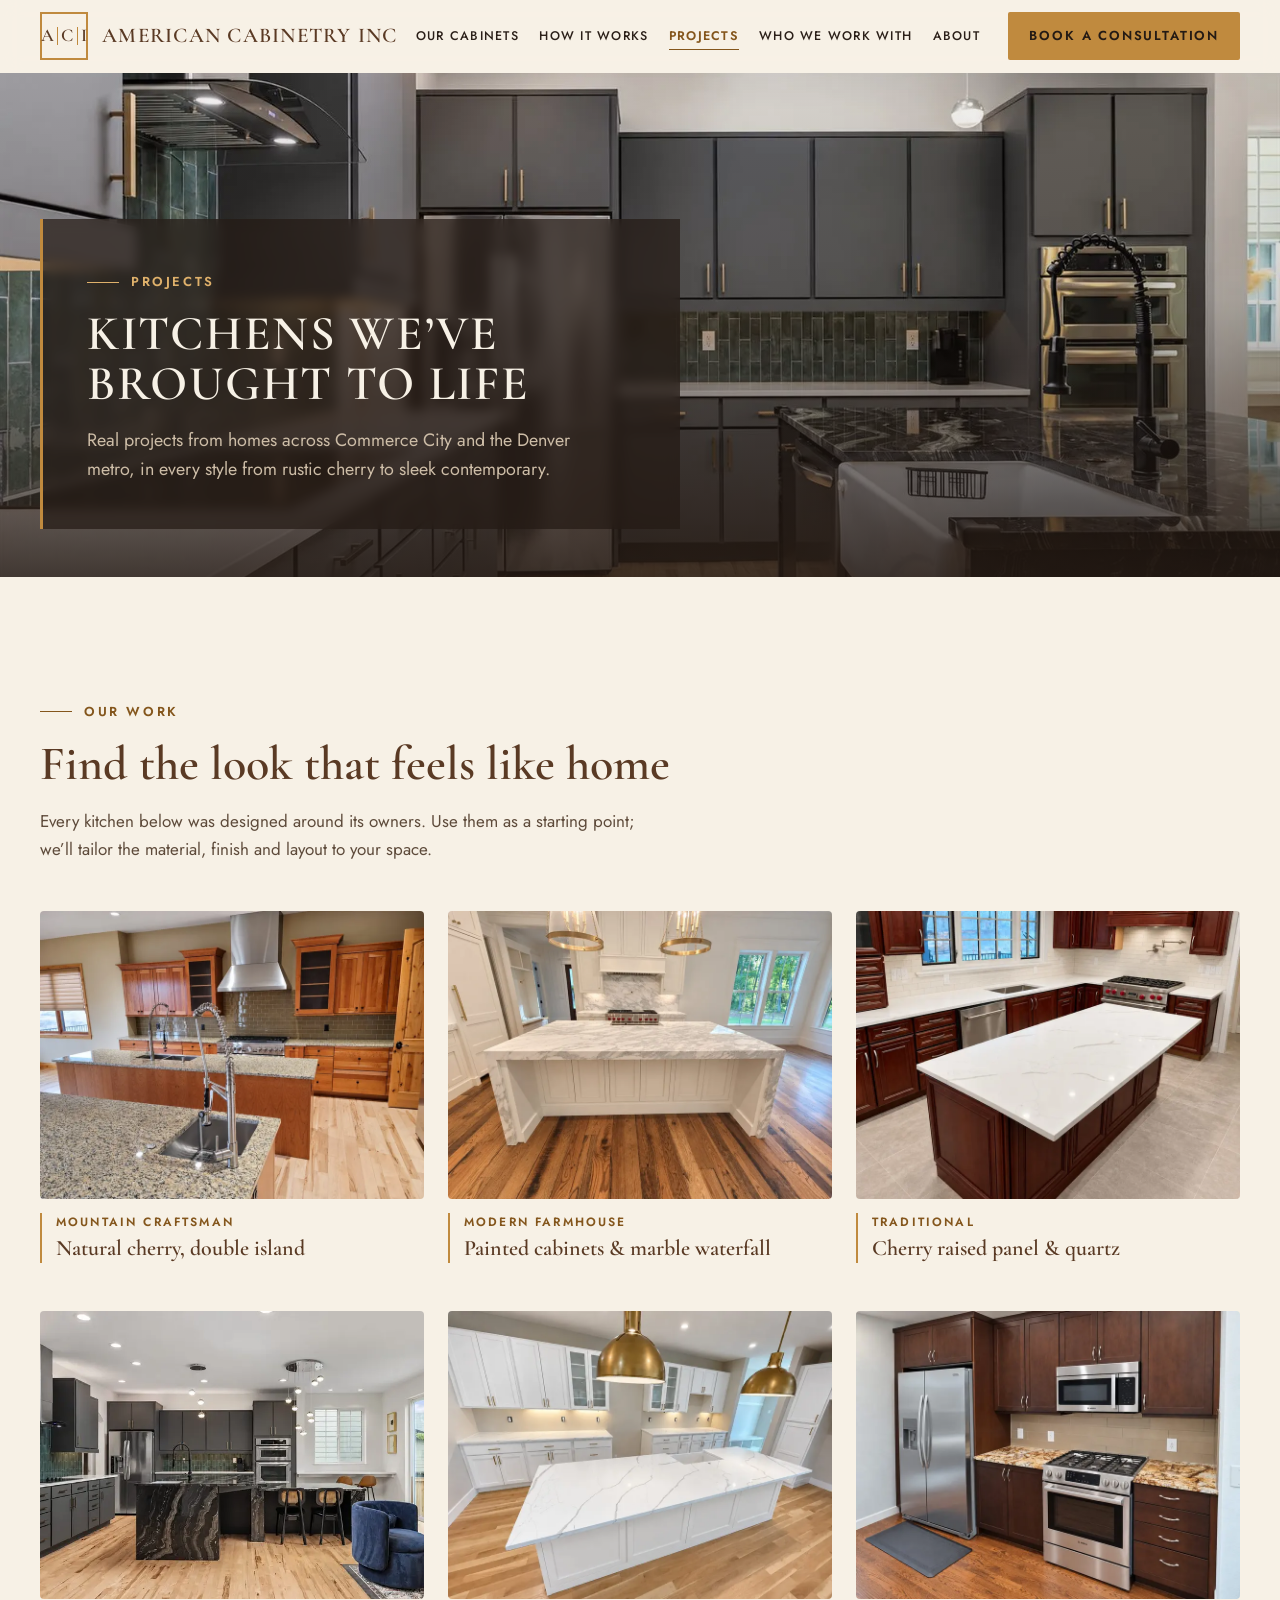
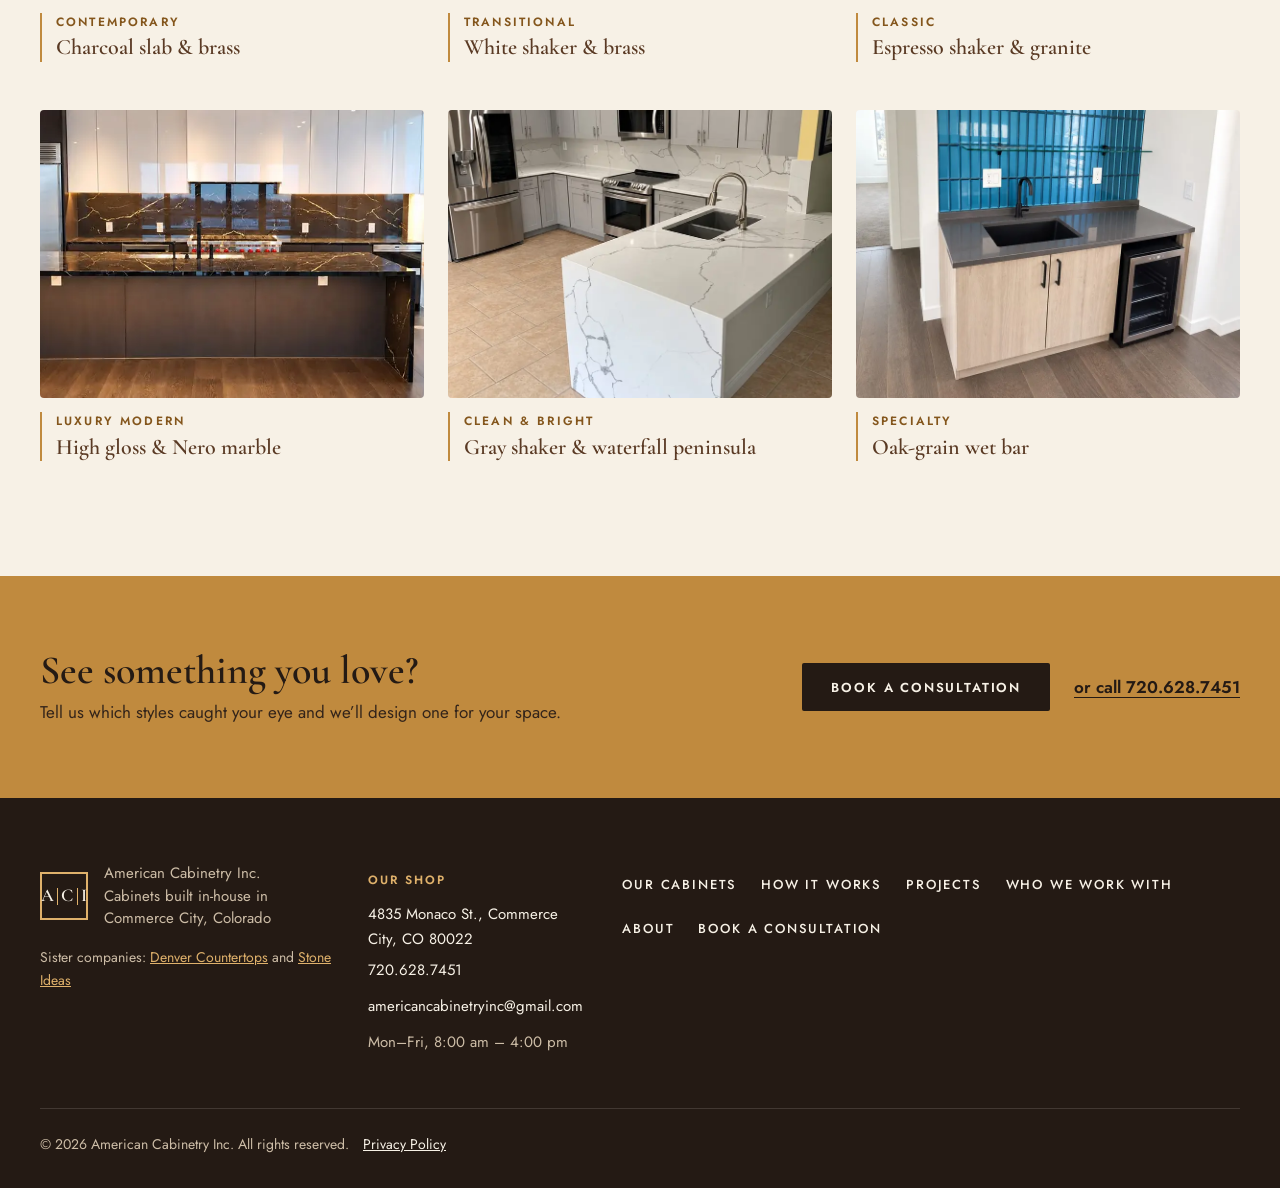
<file: projects.html>
<!doctype html>
<html lang="en">
<head>
  <meta charset="utf-8">
  <meta name="viewport" content="width=device-width, initial-scale=1">
  <title>Custom Kitchen Cabinet Projects | American Cabinetry Inc.</title>
  <meta name="description" content="Browse kitchens and cabinetry by American Cabinetry Inc.: cherry, shaker, farmhouse, contemporary and more, built in-house in Commerce City, Colorado.">
  <meta name="theme-color" content="#241A14">
  <link rel="canonical" href="https://fantastic-cucurucho-6a880a.netlify.app/projects">
  <link rel="icon" href="favicon.ico" sizes="32x32">
  <link rel="icon" href="images/icons/icon-512.png" type="image/png" sizes="512x512">
  <link rel="apple-touch-icon" href="images/icons/apple-touch-icon.png">
  <meta property="og:type" content="website">
  <meta property="og:site_name" content="American Cabinetry Inc.">
  <meta property="og:title" content="Custom Kitchen Cabinet Projects | American Cabinetry Inc.">
  <meta property="og:description" content="Browse kitchens and cabinetry by American Cabinetry Inc.: cherry, shaker, farmhouse, contemporary and more, built in-house in Commerce City, Colorado.">
  <meta property="og:url" content="https://fantastic-cucurucho-6a880a.netlify.app/projects">
  <meta property="og:image" content="https://fantastic-cucurucho-6a880a.netlify.app/images/social/og-image.jpg">
  <meta property="og:image:width" content="1200">
  <meta property="og:image:height" content="630">
  <meta property="og:image:alt" content="American Cabinetry Inc. logo over a white and walnut kitchen">
  <meta name="twitter:card" content="summary_large_image">
  <link rel="preconnect" href="https://fonts.googleapis.com">
  <link rel="preconnect" href="https://fonts.gstatic.com" crossorigin>
  <link href="https://fonts.googleapis.com/css2?family=Cormorant+Garamond:wght@500;600;700&family=Jost:wght@400;500;600&display=swap" rel="stylesheet">
  <link rel="stylesheet" href="css/style.css">
  <script>document.documentElement.classList.add("js");</script>
</head>
<body>
  <a class="skip-link" href="#main">Skip to main content</a>

  <header class="site-header" data-header>
    <div class="container header-inner">
      <a class="brand" href="index.html" aria-label="American Cabinetry Inc. home">
        <span class="brand-mark" aria-hidden="true">A<i></i>C<i></i>I</span>
        <span class="brand-text"><span class="brand-name">American Cabinetry Inc</span></span>
      </a>
      <nav class="primary-nav" aria-label="Primary">
        <button class="nav-toggle" type="button" aria-expanded="false" aria-controls="primary-menu" data-nav-toggle>
          <svg class="icon icon-open" viewBox="0 0 24 24" aria-hidden="true"><path d="M4 7h16M4 12h16M4 17h16"/></svg>
          <svg class="icon icon-close" viewBox="0 0 24 24" aria-hidden="true"><path d="M6 6l12 12M18 6L6 18"/></svg>
          <span class="visually-hidden">Menu</span>
        </button>
        <ul class="nav-list" id="primary-menu" data-nav-menu>
          <li><a href="cabinets.html">Our Cabinets</a></li>
          <li><a href="process.html">How It Works</a></li>
          <li><a href="projects.html" aria-current="page">Projects</a></li>
          <li><a href="who-we-work-with.html">Who We Work With</a></li>
          <li><a href="about.html">About</a></li>
          <li class="nav-cta"><a class="btn btn-brass" href="contact.html">Book a Consultation</a></li>
        </ul>
      </nav>
    </div>
  </header>

  <main id="main" tabindex="-1">
    <section class="hero hero--page" aria-labelledby="page-title">
      <picture>
        <source type="image/webp" srcset="images/projects/charcoal-slab-farmhouse-sink-800.webp 800w, images/projects/charcoal-slab-farmhouse-sink.webp 1600w" sizes="100vw">
        <img class="hero-media" src="images/projects/charcoal-slab-farmhouse-sink.jpg" alt="Charcoal slab cabinets with brass pulls, green glazed tile and a farmhouse sink in a dark stone island" width="1607" height="979" fetchpriority="high">
      </picture>
      <div class="hero-shade" aria-hidden="true"></div>
      <div class="container hero-content">
        <div class="hero-panel">
          <p class="eyebrow eyebrow--light">Projects</p>
          <h1 class="hero-title" id="page-title">Kitchens we&rsquo;ve brought to life</h1>
          <p class="hero-lede">Real projects from homes across Commerce City and the Denver metro, in every style from rustic cherry to sleek contemporary.</p>
        </div>
      </div>
    </section>

    <section class="section section--cream" aria-labelledby="gallery-title">
      <div class="container">
        <header class="section-head reveal">
          <p class="eyebrow">Our Work</p>
          <h2 id="gallery-title">Find the look that feels like home</h2>
          <p class="section-lede">Every kitchen below was designed around its owners. Use them as a starting point; we&rsquo;ll tailor the material, finish and layout to your space.</p>
        </header>

        <ul class="gallery" role="list">
          <li class="reveal">
            <figure class="project">
              <div class="project-media">
                <picture>
                  <source type="image/webp" srcset="images/projects/cherry-double-island-800.webp 800w, images/projects/cherry-double-island.webp 1448w" sizes="(min-width: 1024px) 33vw, (min-width: 640px) 50vw, 100vw">
                  <img src="images/projects/cherry-double-island.jpg" alt="Natural cherry shaker cabinets with two granite islands, a stainless hood and maple floors" width="1448" height="1086" loading="lazy" decoding="async">
                </picture>
              </div>
              <figcaption><span class="project-style">Mountain Craftsman</span><span class="project-name">Natural cherry, double island</span></figcaption>
            </figure>
          </li>
          <li class="reveal">
            <figure class="project">
              <div class="project-media">
                <picture>
                  <source type="image/webp" srcset="images/projects/farmhouse-marble-waterfall-800.webp 800w, images/projects/farmhouse-marble-waterfall.webp 1448w" sizes="(min-width: 1024px) 33vw, (min-width: 640px) 50vw, 100vw">
                  <img src="images/projects/farmhouse-marble-waterfall.jpg" alt="White inset cabinetry with a marble waterfall island, brass lantern pendants and reclaimed wood floors" width="1448" height="1086" loading="lazy" decoding="async">
                </picture>
              </div>
              <figcaption><span class="project-style">Modern Farmhouse</span><span class="project-name">Painted cabinets &amp; marble waterfall</span></figcaption>
            </figure>
          </li>
          <li class="reveal">
            <figure class="project">
              <div class="project-media">
                <picture>
                  <source type="image/webp" srcset="images/projects/cherry-raised-panel-800.webp 800w, images/projects/cherry-raised-panel.webp 1448w" sizes="(min-width: 1024px) 33vw, (min-width: 640px) 50vw, 100vw">
                  <img src="images/projects/cherry-raised-panel.jpg" alt="Cherry raised-panel cabinets around a white quartz island, with a subway tile backsplash and pro range" width="1448" height="1086" loading="lazy" decoding="async">
                </picture>
              </div>
              <figcaption><span class="project-style">Traditional</span><span class="project-name">Cherry raised panel &amp; quartz</span></figcaption>
            </figure>
          </li>
          <li class="reveal">
            <figure class="project">
              <div class="project-media">
                <picture>
                  <source type="image/webp" srcset="images/projects/charcoal-slab-brass-800.webp 800w, images/projects/charcoal-slab-brass.webp 1600w" sizes="(min-width: 1024px) 33vw, (min-width: 640px) 50vw, 100vw">
                  <img src="images/projects/charcoal-slab-brass.jpg" alt="Charcoal slab cabinets with brass pulls, green tile backsplash and a dark waterfall stone island" width="1617" height="972" loading="lazy" decoding="async">
                </picture>
              </div>
              <figcaption><span class="project-style">Contemporary</span><span class="project-name">Charcoal slab &amp; brass</span></figcaption>
            </figure>
          </li>
          <li class="reveal">
            <figure class="project">
              <div class="project-media">
                <picture>
                  <source type="image/webp" srcset="images/projects/white-shaker-brass-800.webp 800w, images/projects/white-shaker-brass.webp 1448w" sizes="(min-width: 1024px) 33vw, (min-width: 640px) 50vw, 100vw">
                  <img src="images/projects/white-shaker-brass.jpg" alt="White shaker kitchen with brass hardware, oversized brass dome pendants and a quartz island" width="1448" height="1086" loading="lazy" decoding="async">
                </picture>
              </div>
              <figcaption><span class="project-style">Transitional</span><span class="project-name">White shaker &amp; brass</span></figcaption>
            </figure>
          </li>
          <li class="reveal">
            <figure class="project">
              <div class="project-media">
                <picture>
                  <source type="image/webp" srcset="images/projects/espresso-shaker-granite-800.webp 800w, images/projects/espresso-shaker-granite.webp 1448w" sizes="(min-width: 1024px) 33vw, (min-width: 640px) 50vw, 100vw">
                  <img src="images/projects/espresso-shaker-granite.jpg" alt="Espresso-stained shaker cabinets with a gold granite countertop and tan glass tile backsplash" width="1448" height="1086" loading="lazy" decoding="async">
                </picture>
              </div>
              <figcaption><span class="project-style">Classic</span><span class="project-name">Espresso shaker &amp; granite</span></figcaption>
            </figure>
          </li>
          <li class="reveal">
            <figure class="project">
              <div class="project-media">
                <picture>
                  <source type="image/webp" srcset="images/projects/gloss-nero-marble-front-800.webp 800w, images/projects/gloss-nero-marble-front.webp 1600w" sizes="(min-width: 1024px) 33vw, (min-width: 640px) 50vw, 100vw">
                  <img src="images/projects/gloss-nero-marble-front.jpg" alt="High-gloss white upper cabinets over a black and gold marble waterfall island with city views" width="1798" height="875" loading="lazy" decoding="async">
                </picture>
              </div>
              <figcaption><span class="project-style">Luxury Modern</span><span class="project-name">High gloss &amp; Nero marble</span></figcaption>
            </figure>
          </li>
          <li class="reveal">
            <figure class="project">
              <div class="project-media">
                <picture>
                  <source type="image/webp" srcset="images/projects/gray-shaker-peninsula-800.webp 800w, images/projects/gray-shaker-peninsula.webp 1086w" sizes="(min-width: 1024px) 33vw, (min-width: 640px) 50vw, 100vw">
                  <img src="images/projects/gray-shaker-peninsula.jpg" alt="Light gray shaker cabinets with a white quartz waterfall peninsula and full-height backsplash" width="1086" height="1448" loading="lazy" decoding="async" style="object-position: 50% 62%">
                </picture>
              </div>
              <figcaption><span class="project-style">Clean &amp; Bright</span><span class="project-name">Gray shaker &amp; waterfall peninsula</span></figcaption>
            </figure>
          </li>
          <li class="reveal">
            <figure class="project">
              <div class="project-media">
                <picture>
                  <source type="image/webp" srcset="images/projects/oak-wet-bar-800.webp 800w, images/projects/oak-wet-bar.webp 1448w" sizes="(min-width: 1024px) 33vw, (min-width: 640px) 50vw, 100vw">
                  <img src="images/projects/oak-wet-bar.jpg" alt="Light oak-grain wet bar cabinet with matte black pulls, a beverage fridge and blue glass tile" width="1448" height="1086" loading="lazy" decoding="async">
                </picture>
              </div>
              <figcaption><span class="project-style">Specialty</span><span class="project-name">Oak-grain wet bar</span></figcaption>
            </figure>
          </li>
        </ul>
      </div>
    </section>

    <section class="cta-band" aria-labelledby="cta-title">
      <div class="container cta-inner reveal">
        <div>
          <h2 id="cta-title">See something you love?</h2>
          <p>Tell us which styles caught your eye and we&rsquo;ll design one for your space.</p>
        </div>
        <div class="cta-actions">
          <a class="btn btn-dark" href="contact.html#consultation">Book a Consultation</a>
          <a class="cta-phone" href="tel:+17206287451">or call 720.628.7451</a>
        </div>
      </div>
    </section>
  </main>

  <footer class="site-footer">
    <div class="container footer-inner">
      <div>
        <div class="footer-brand">
          <span class="brand-mark brand-mark--light" aria-hidden="true">A<i></i>C<i></i>I</span>
          <p>American Cabinetry Inc.<br>Cabinets built in-house in Commerce City, Colorado</p>
        </div>
        <p class="footer-sister">Sister companies: <a href="https://denvercounter.com" target="_blank" rel="noopener">Denver Countertops<span class="visually-hidden"> (opens in a new tab)</span></a> and <a href="https://stoneideasinc.com" target="_blank" rel="noopener">Stone Ideas<span class="visually-hidden"> (opens in a new tab)</span></a></p>
      </div>
      <address class="footer-contact">
        <span class="footer-label">Our shop</span>
        <a href="https://www.google.com/maps/search/?api=1&amp;query=4835+Monaco+St+Commerce+City+CO+80022" target="_blank" rel="noopener">4835 Monaco St., Commerce City, CO 80022<span class="visually-hidden"> (opens in Google Maps)</span></a>
        <a href="tel:+17206287451">720.628.7451</a>
        <a href="mailto:americancabinetryinc@gmail.com">americancabinetryinc@gmail.com</a>
        <span>Mon&ndash;Fri, 8:00 am &ndash; 4:00 pm</span>
      </address>
      <nav aria-label="Footer">
        <ul class="footer-nav" role="list">
          <li><a href="cabinets.html">Our Cabinets</a></li>
          <li><a href="process.html">How It Works</a></li>
          <li><a href="projects.html">Projects</a></li>
          <li><a href="who-we-work-with.html">Who We Work With</a></li>
          <li><a href="about.html">About</a></li>
          <li><a href="contact.html">Book a Consultation</a></li>
        </ul>
      </nav>
    </div>
    <div class="container footer-base">
      <p>&copy; <span data-year>2026</span> American Cabinetry Inc. All rights reserved. <a class="footer-privacy" href="privacy.html">Privacy Policy</a></p>
    </div>
  </footer>

  <nav class="mobile-bar" aria-label="Quick contact">
    <a href="tel:+17206287451"><svg viewBox="0 0 24 24" aria-hidden="true"><path d="M22 16.9v3a2 2 0 0 1-2.2 2 19.8 19.8 0 0 1-8.6-3.1 19.5 19.5 0 0 1-6-6A19.8 19.8 0 0 1 2.1 4.2 2 2 0 0 1 4.1 2h3a2 2 0 0 1 2 1.7c.1 1 .4 1.9.7 2.8a2 2 0 0 1-.5 2.1L8.1 9.9a16 16 0 0 0 6 6l1.3-1.3a2 2 0 0 1 2.1-.4c.9.3 1.8.6 2.8.7a2 2 0 0 1 1.7 2z"/></svg>Call</a>
    <a href="contact.html#consultation"><svg viewBox="0 0 24 24" aria-hidden="true"><rect x="3" y="4" width="18" height="18" rx="2"/><path d="M16 2v4M8 2v4M3 10h18"/></svg>Book</a>
  </nav>

  <script src="js/main.js" defer></script>
</body>
</html>
</file>
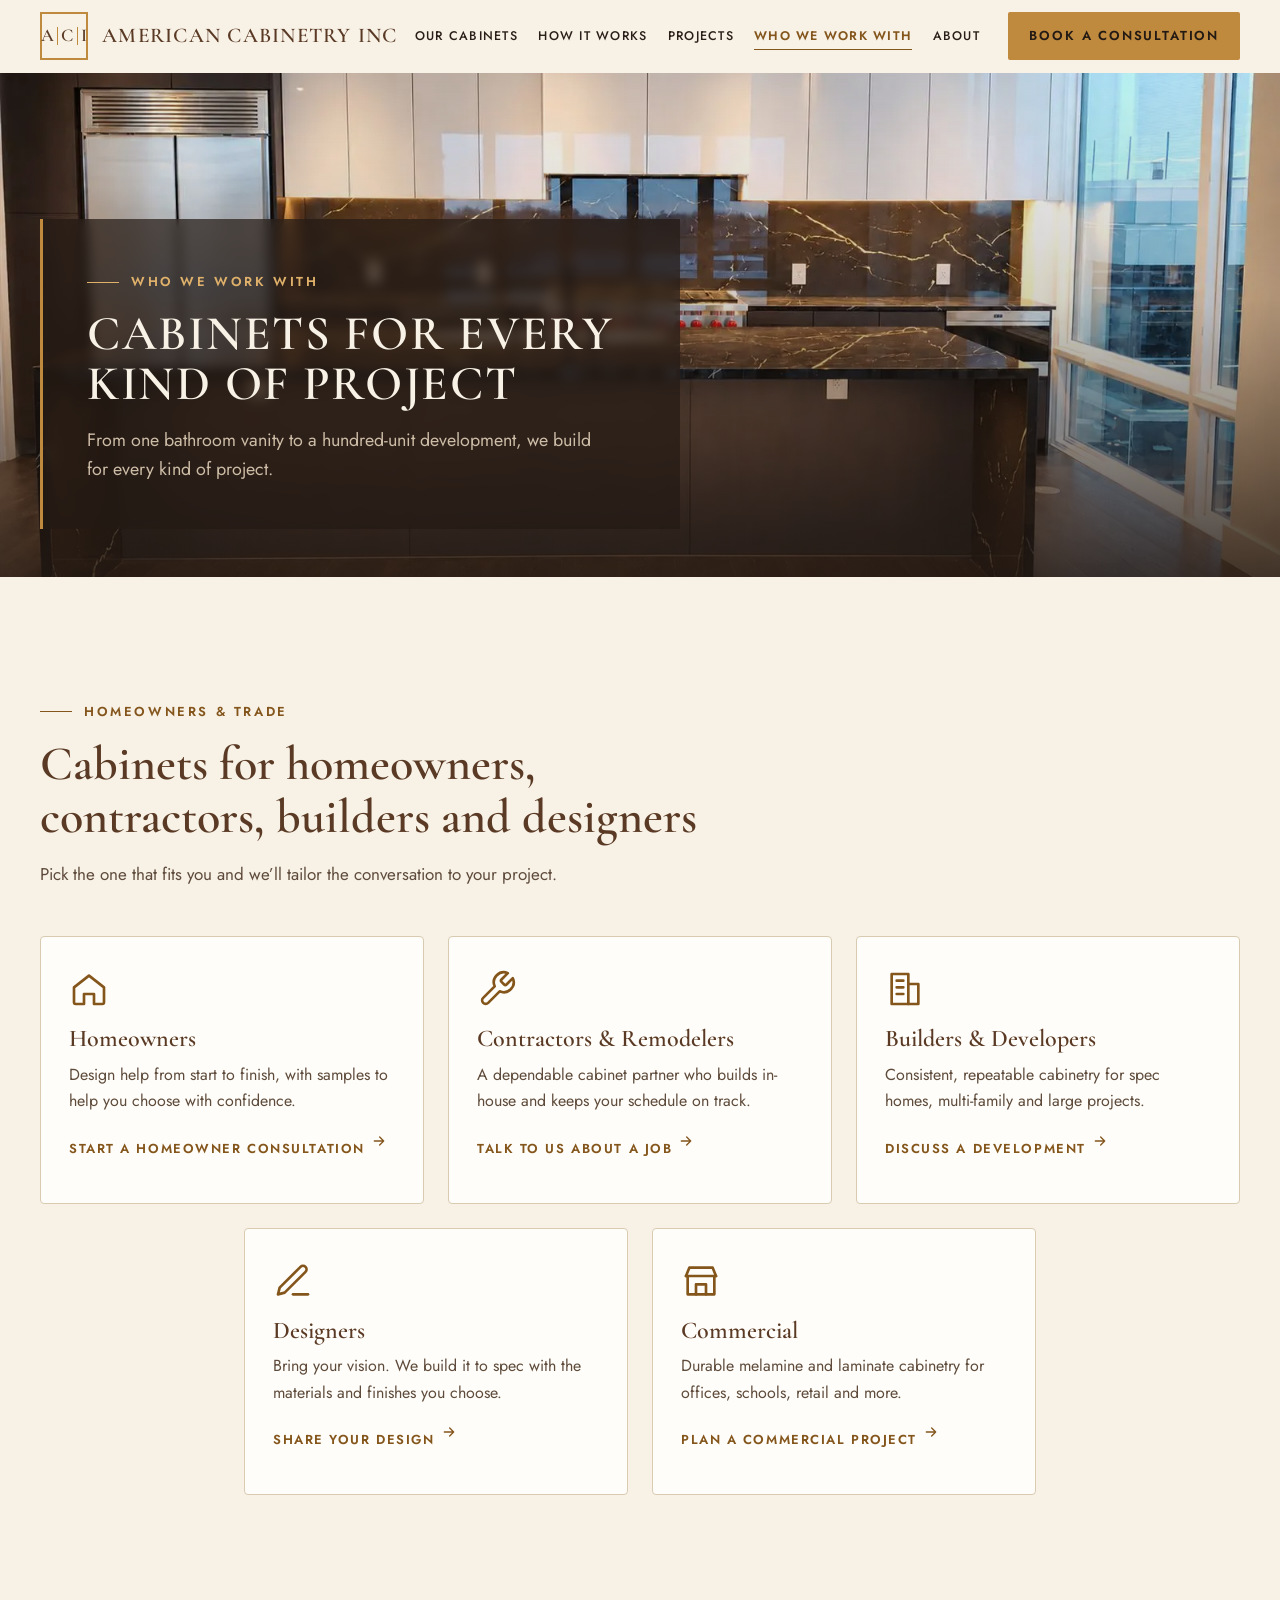
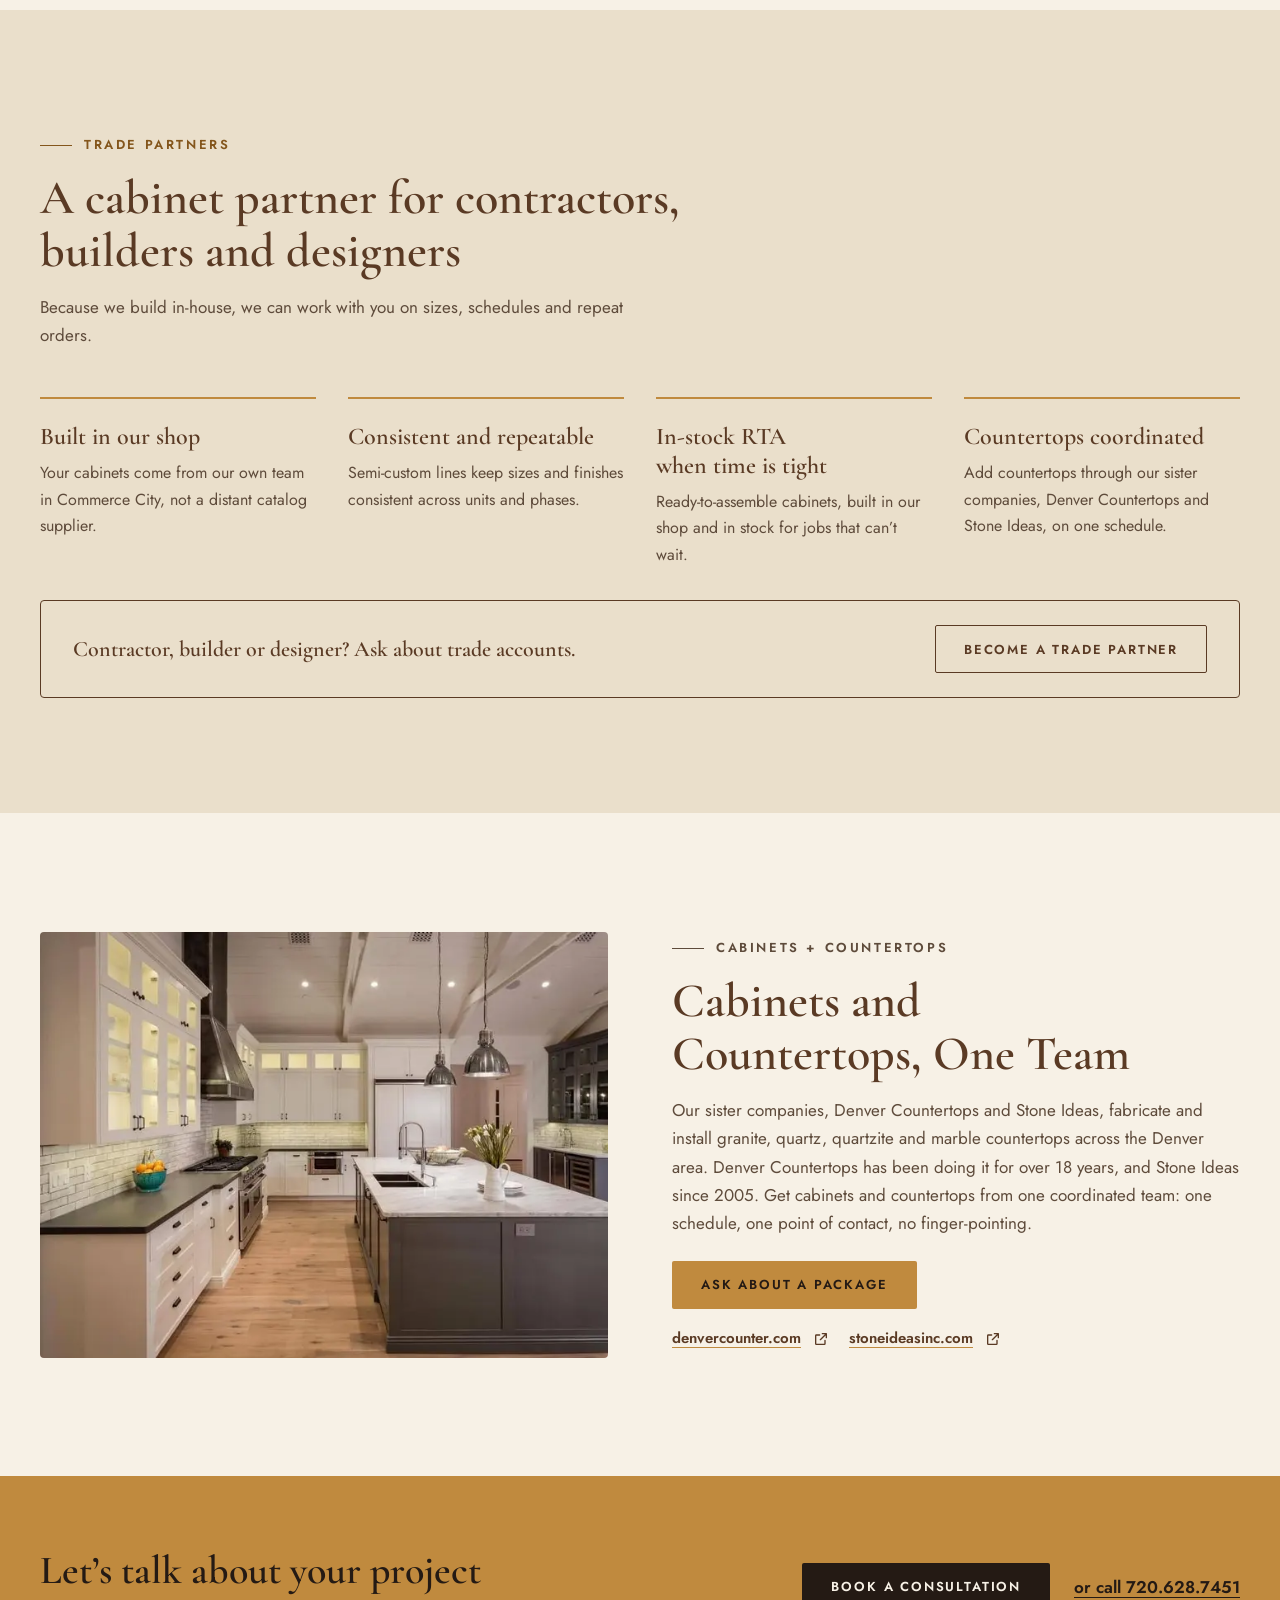
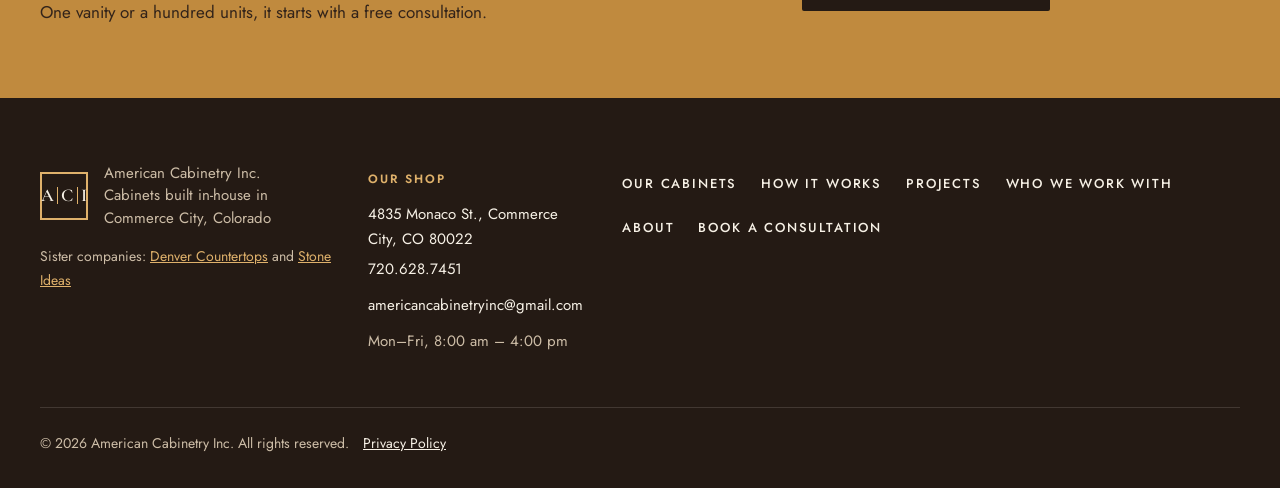
<file: who-we-work-with.html>
<!doctype html>
<html lang="en">
<head>
  <meta charset="utf-8">
  <meta name="viewport" content="width=device-width, initial-scale=1">
  <title>Cabinets for Contractors, Builders &amp; Homeowners | American Cabinetry</title>
  <meta name="description" content="Cabinets built in-house for homeowners, contractors, builders, designers and commercial projects across the Denver area. Ask about trade accounts.">
  <meta name="theme-color" content="#241A14">
  <link rel="canonical" href="https://fantastic-cucurucho-6a880a.netlify.app/who-we-work-with">
  <link rel="icon" href="favicon.ico" sizes="32x32">
  <link rel="icon" href="images/icons/icon-512.png" type="image/png" sizes="512x512">
  <link rel="apple-touch-icon" href="images/icons/apple-touch-icon.png">
  <meta property="og:type" content="website">
  <meta property="og:site_name" content="American Cabinetry Inc.">
  <meta property="og:title" content="Cabinets for Contractors, Builders &amp; Homeowners | American Cabinetry">
  <meta property="og:description" content="Cabinets built in-house for homeowners, contractors, builders, designers and commercial projects across the Denver area. Ask about trade accounts.">
  <meta property="og:url" content="https://fantastic-cucurucho-6a880a.netlify.app/who-we-work-with">
  <meta property="og:image" content="https://fantastic-cucurucho-6a880a.netlify.app/images/social/og-image.jpg">
  <meta property="og:image:width" content="1200">
  <meta property="og:image:height" content="630">
  <meta property="og:image:alt" content="American Cabinetry Inc. logo over a white and walnut kitchen">
  <meta name="twitter:card" content="summary_large_image">
  <link rel="preconnect" href="https://fonts.googleapis.com">
  <link rel="preconnect" href="https://fonts.gstatic.com" crossorigin>
  <link href="https://fonts.googleapis.com/css2?family=Cormorant+Garamond:wght@500;600;700&family=Jost:wght@400;500;600&display=swap" rel="stylesheet">
  <link rel="stylesheet" href="css/style.css">
  <script>document.documentElement.classList.add("js");</script>
</head>
<body>
  <a class="skip-link" href="#main">Skip to main content</a>

  <header class="site-header" data-header>
    <div class="container header-inner">
      <a class="brand" href="index.html" aria-label="American Cabinetry Inc. home">
        <span class="brand-mark" aria-hidden="true">A<i></i>C<i></i>I</span>
        <span class="brand-text"><span class="brand-name">American Cabinetry Inc</span></span>
      </a>
      <nav class="primary-nav" aria-label="Primary">
        <button class="nav-toggle" type="button" aria-expanded="false" aria-controls="primary-menu" data-nav-toggle>
          <svg class="icon icon-open" viewBox="0 0 24 24" aria-hidden="true"><path d="M4 7h16M4 12h16M4 17h16"/></svg>
          <svg class="icon icon-close" viewBox="0 0 24 24" aria-hidden="true"><path d="M6 6l12 12M18 6L6 18"/></svg>
          <span class="visually-hidden">Menu</span>
        </button>
        <ul class="nav-list" id="primary-menu" data-nav-menu>
          <li><a href="cabinets.html">Our Cabinets</a></li>
          <li><a href="process.html">How It Works</a></li>
          <li><a href="projects.html">Projects</a></li>
          <li><a href="who-we-work-with.html" aria-current="page">Who We Work With</a></li>
          <li><a href="about.html">About</a></li>
          <li class="nav-cta"><a class="btn btn-brass" href="contact.html">Book a Consultation</a></li>
        </ul>
      </nav>
    </div>
  </header>

  <main id="main" tabindex="-1">
    <section class="hero hero--page" aria-labelledby="page-title">
      <picture>
        <source type="image/webp" srcset="images/projects/gloss-nero-marble-front-800.webp 800w, images/projects/gloss-nero-marble-front.webp 1600w" sizes="100vw">
        <img class="hero-media" src="images/projects/gloss-nero-marble-front.jpg" alt="High-gloss white cabinets and a black marble waterfall island in a high-rise residence" width="1798" height="875" fetchpriority="high">
      </picture>
      <div class="hero-shade" aria-hidden="true"></div>
      <div class="container hero-content">
        <div class="hero-panel">
          <p class="eyebrow eyebrow--light">Who We Work With</p>
          <h1 class="hero-title" id="page-title">Cabinets for every kind of project</h1>
          <p class="hero-lede">From one bathroom vanity to a hundred-unit development, we build for every kind of project.</p>
        </div>
      </div>
    </section>

    <section class="section section--cream" aria-labelledby="audiences-title">
      <div class="container">
        <header class="section-head reveal">
          <p class="eyebrow">Homeowners &amp; Trade</p>
          <h2 id="audiences-title">Cabinets for homeowners, contractors, builders and designers</h2>
          <p class="section-lede">Pick the one that fits you and we&rsquo;ll tailor the conversation to your project.</p>
        </header>
        <ul class="audiences" role="list">
          <li class="reveal">
            <article class="audience card">
              <svg viewBox="0 0 24 24" aria-hidden="true"><path d="M3 11l9-7 9 7v9a1 1 0 0 1-1 1h-5v-6H9v6H4a1 1 0 0 1-1-1z"/></svg>
              <h3>Homeowners</h3>
              <p>Design help from start to finish, with samples to help you choose with confidence.</p>
              <a class="text-link" href="contact.html?type=homeowner#consultation">Start a homeowner consultation <svg viewBox="0 0 24 24" aria-hidden="true"><path d="M5 12h14M13 6l6 6-6 6"/></svg></a>
            </article>
          </li>
          <li class="reveal">
            <article class="audience card">
              <svg viewBox="0 0 24 24" aria-hidden="true"><path d="M14.7 6.3a1 1 0 0 0 0 1.4l1.6 1.6a1 1 0 0 0 1.4 0l3.8-3.8a6 6 0 0 1-7.9 7.9l-6.9 6.9a2.1 2.1 0 0 1-3-3l6.9-6.9a6 6 0 0 1 7.9-7.9z"/></svg>
              <h3>Contractors &amp; Remodelers</h3>
              <p>A dependable cabinet partner who builds in-house and keeps your schedule on track.</p>
              <a class="text-link" href="contact.html?type=contractor#consultation">Talk to us about a job <svg viewBox="0 0 24 24" aria-hidden="true"><path d="M5 12h14M13 6l6 6-6 6"/></svg></a>
            </article>
          </li>
          <li class="reveal">
            <article class="audience card">
              <svg viewBox="0 0 24 24" aria-hidden="true"><rect x="4" y="3" width="10" height="18"/><path d="M14 9h6v12h-6"/><path d="M7 7h4M7 11h4M7 15h4"/></svg>
              <h3>Builders &amp; Developers</h3>
              <p>Consistent, repeatable cabinetry for spec homes, multi-family and large projects.</p>
              <a class="text-link" href="contact.html?type=builder#consultation">Discuss a development <svg viewBox="0 0 24 24" aria-hidden="true"><path d="M5 12h14M13 6l6 6-6 6"/></svg></a>
            </article>
          </li>
          <li class="reveal">
            <article class="audience card">
              <svg viewBox="0 0 24 24" aria-hidden="true"><path d="M12 20h9"/><path d="M16.5 3.5a2.1 2.1 0 0 1 3 3L7 19l-4 1 1-4z"/></svg>
              <h3>Designers</h3>
              <p>Bring your vision. We build it to spec with the materials and finishes you choose.</p>
              <a class="text-link" href="contact.html?type=designer#consultation">Share your design <svg viewBox="0 0 24 24" aria-hidden="true"><path d="M5 12h14M13 6l6 6-6 6"/></svg></a>
            </article>
          </li>
          <li class="reveal">
            <article class="audience card">
              <svg viewBox="0 0 24 24" aria-hidden="true"><path d="M3 9l2-5h14l2 5"/><path d="M4 9v11h16V9"/><path d="M9 20v-6h6v6"/><path d="M3 9h18"/></svg>
              <h3>Commercial</h3>
              <p>Durable melamine and laminate cabinetry for offices, schools, retail and more.</p>
              <a class="text-link" href="contact.html?type=commercial#consultation">Plan a commercial project <svg viewBox="0 0 24 24" aria-hidden="true"><path d="M5 12h14M13 6l6 6-6 6"/></svg></a>
            </article>
          </li>
        </ul>
      </div>
    </section>

    <section class="section section--sand" id="trade" aria-labelledby="trade-title">
      <div class="container">
        <header class="section-head reveal">
          <p class="eyebrow">Trade Partners</p>
          <h2 id="trade-title">A cabinet partner for contractors, builders and designers</h2>
          <p class="section-lede">Because we build in-house, we can work with you on sizes, schedules and repeat orders.</p>
        </header>
        <ul class="values values--4" role="list">
          <li class="value reveal">
            <h3>Built in our shop</h3>
            <p>Your cabinets come from our own team in Commerce City, not a distant catalog supplier.</p>
          </li>
          <li class="value reveal">
            <h3>Consistent and repeatable</h3>
            <p>Semi-custom lines keep sizes and finishes consistent across units and phases.</p>
          </li>
          <li class="value reveal">
            <h3>In-stock RTA when time is tight</h3>
            <p>Ready-to-assemble cabinets, built in our shop and in stock for jobs that can&rsquo;t wait.</p>
          </li>
          <li class="value reveal">
            <h3>Countertops coordinated</h3>
            <p>Add countertops through our sister companies, Denver Countertops and Stone Ideas, on one schedule.</p>
          </li>
        </ul>
        <div class="trade-line reveal">
          <p>Contractor, builder or designer? Ask about trade accounts.</p>
          <a class="btn btn-outline" href="contact.html?type=trade#consultation">Become a Trade Partner</a>
        </div>
      </div>
    </section>

    <section class="section section--cream" aria-labelledby="combo-title">
      <div class="container split">
        <div class="split-media reveal">
          <picture>
            <source type="image/webp" srcset="images/countertops/countertops-1-800.webp 800w, images/countertops/countertops-1.webp 1024w" sizes="(min-width: 900px) 50vw, 100vw">
            <img src="images/countertops/countertops-1.jpg" alt="White shaker kitchen with dark stone perimeter countertops, a marble-topped gray island and stainless pendant lights" width="1024" height="661" loading="lazy" decoding="async">
          </picture>
        </div>
        <div class="split-copy reveal">
          <p class="eyebrow">Cabinets + Countertops</p>
          <h2 id="combo-title">Cabinets and Countertops, One Team</h2>
          <p>Our sister companies, Denver Countertops and Stone Ideas, fabricate and install granite, quartz, quartzite and marble countertops across the Denver area. Denver Countertops has been doing it for over 18 years, and Stone Ideas since 2005. Get cabinets and countertops from one coordinated team: one schedule, one point of contact, no finger-pointing.</p>
          <div class="split-actions">
            <a class="btn btn-brass" href="contact.html?countertops=1#consultation">Ask About a Package</a>
            <div class="sister-links">
              <a class="ext-link" href="https://denvercounter.com" target="_blank" rel="noopener">denvercounter.com<span class="visually-hidden"> (opens in a new tab)</span> <svg viewBox="0 0 24 24" aria-hidden="true"><path d="M14 4h6v6M20 4l-9 9M18 14v5a1 1 0 0 1-1 1H5a1 1 0 0 1-1-1V7a1 1 0 0 1 1-1h5"/></svg></a>
              <a class="ext-link" href="https://stoneideasinc.com" target="_blank" rel="noopener">stoneideasinc.com<span class="visually-hidden"> (opens in a new tab)</span> <svg viewBox="0 0 24 24" aria-hidden="true"><path d="M14 4h6v6M20 4l-9 9M18 14v5a1 1 0 0 1-1 1H5a1 1 0 0 1-1-1V7a1 1 0 0 1 1-1h5"/></svg></a>
            </div>
          </div>
        </div>
      </div>
    </section>

    <section class="cta-band" aria-labelledby="cta-title">
      <div class="container cta-inner reveal">
        <div>
          <h2 id="cta-title">Let&rsquo;s talk about your project</h2>
          <p>One vanity or a hundred units, it starts with a free consultation.</p>
        </div>
        <div class="cta-actions">
          <a class="btn btn-dark" href="contact.html#consultation">Book a Consultation</a>
          <a class="cta-phone" href="tel:+17206287451">or call 720.628.7451</a>
        </div>
      </div>
    </section>
  </main>

  <footer class="site-footer">
    <div class="container footer-inner">
      <div>
        <div class="footer-brand">
          <span class="brand-mark brand-mark--light" aria-hidden="true">A<i></i>C<i></i>I</span>
          <p>American Cabinetry Inc.<br>Cabinets built in-house in Commerce City, Colorado</p>
        </div>
        <p class="footer-sister">Sister companies: <a href="https://denvercounter.com" target="_blank" rel="noopener">Denver Countertops<span class="visually-hidden"> (opens in a new tab)</span></a> and <a href="https://stoneideasinc.com" target="_blank" rel="noopener">Stone Ideas<span class="visually-hidden"> (opens in a new tab)</span></a></p>
      </div>
      <address class="footer-contact">
        <span class="footer-label">Our shop</span>
        <a href="https://www.google.com/maps/search/?api=1&amp;query=4835+Monaco+St+Commerce+City+CO+80022" target="_blank" rel="noopener">4835 Monaco St., Commerce City, CO 80022<span class="visually-hidden"> (opens in Google Maps)</span></a>
        <a href="tel:+17206287451">720.628.7451</a>
        <a href="mailto:americancabinetryinc@gmail.com">americancabinetryinc@gmail.com</a>
        <span>Mon&ndash;Fri, 8:00 am &ndash; 4:00 pm</span>
      </address>
      <nav aria-label="Footer">
        <ul class="footer-nav" role="list">
          <li><a href="cabinets.html">Our Cabinets</a></li>
          <li><a href="process.html">How It Works</a></li>
          <li><a href="projects.html">Projects</a></li>
          <li><a href="who-we-work-with.html">Who We Work With</a></li>
          <li><a href="about.html">About</a></li>
          <li><a href="contact.html">Book a Consultation</a></li>
        </ul>
      </nav>
    </div>
    <div class="container footer-base">
      <p>&copy; <span data-year>2026</span> American Cabinetry Inc. All rights reserved. <a class="footer-privacy" href="privacy.html">Privacy Policy</a></p>
    </div>
  </footer>

  <nav class="mobile-bar" aria-label="Quick contact">
    <a href="tel:+17206287451"><svg viewBox="0 0 24 24" aria-hidden="true"><path d="M22 16.9v3a2 2 0 0 1-2.2 2 19.8 19.8 0 0 1-8.6-3.1 19.5 19.5 0 0 1-6-6A19.8 19.8 0 0 1 2.1 4.2 2 2 0 0 1 4.1 2h3a2 2 0 0 1 2 1.7c.1 1 .4 1.9.7 2.8a2 2 0 0 1-.5 2.1L8.1 9.9a16 16 0 0 0 6 6l1.3-1.3a2 2 0 0 1 2.1-.4c.9.3 1.8.6 2.8.7a2 2 0 0 1 1.7 2z"/></svg>Call</a>
    <a href="contact.html#consultation"><svg viewBox="0 0 24 24" aria-hidden="true"><rect x="3" y="4" width="18" height="18" rx="2"/><path d="M16 2v4M8 2v4M3 10h18"/></svg>Book</a>
  </nav>

  <script src="js/main.js" defer></script>
</body>
</html>
</file>
<file: css/style.css>
/* ==========================================================
   American Cabinetry Inc. — earth-tone design system
   ========================================================== */

:root {
  /* Palette */
  --espresso: #241a14;
  --espresso-2: #32251c;
  --walnut: #5a3a24;
  --brass: #c08a3e;
  --brass-light: #dfb16b;
  --brass-deep: #84561c;
  --cream: #f7f1e6;
  --sand: #eadfcb;
  --paper: #fffdf9;
  --ink: #2a1f18;
  --ink-muted: #5e4b3b;
  --on-dark: #f7f1e6;
  --on-dark-muted: #cdbda7;
  --line: #d9cab2;
  --field-border: #8f7c63;
  --error: #a3361f;
  --error-bg: #fbede8;
  --success: #4f5d38;
  --success-bg: #eef1e4;

  /* Swatches */
  --wood-oak: #c9a57a;
  --wood-cherry: #8e4a2c;
  --wood-walnut: #4a3020;
  --paint-sage: #8c9479;
  --paint-greige: #b8ac9a;
  --paint-alabaster: #efe9dd;

  /* Type */
  --font-display: "Cormorant Garamond", "Iowan Old Style", Georgia, serif;
  --font-body: "Jost", "Segoe UI", system-ui, -apple-system, sans-serif;

  /* Spacing (8pt) */
  --space-1: 8px;
  --space-2: 16px;
  --space-3: 24px;
  --space-4: 32px;
  --space-5: 48px;
  --space-6: 64px;
  --section-pad: clamp(64px, 9vw, 120px);

  --radius: 4px;
  --header-h: 72px;
  --focus: var(--brass-deep);
  --ease-out: cubic-bezier(0.2, 0.7, 0.2, 1);
}

/* ---------- Base ---------- */
*,
*::before,
*::after { box-sizing: border-box; }

html {
  scroll-padding-top: calc(var(--header-h) + 16px);
  -webkit-text-size-adjust: 100%;
}

@media (prefers-reduced-motion: no-preference) {
  html { scroll-behavior: smooth; }
}

body {
  margin: 0;
  background: var(--cream);
  color: var(--ink);
  font-family: var(--font-body);
  font-size: 1.0625rem;
  line-height: 1.65;
  -webkit-font-smoothing: antialiased;
}

[hidden] { display: none !important; }

img { display: block; max-width: 100%; height: auto; }
picture { display: contents; }

h1, h2, h3, h4 {
  margin: 0;
  font-family: var(--font-display);
  font-weight: 600;
  line-height: 1.1;
  color: var(--walnut);
  text-wrap: balance;
}

h2 { font-size: clamp(2rem, 4vw, 3rem); }
h3, h4 { font-size: 1.5rem; line-height: 1.2; }

p { margin: 0; }

a { color: inherit; }

ul[role="list"], ol { list-style: none; margin: 0; padding: 0; }

:focus-visible {
  outline: 3px solid var(--focus);
  outline-offset: 3px;
}

main:focus { outline: none; }

.container {
  width: min(100% - 32px, 1200px);
  margin-inline: auto;
}

@media (min-width: 768px) {
  .container { width: min(100% - 64px, 1200px); }
}

.visually-hidden {
  position: absolute !important;
  width: 1px; height: 1px;
  padding: 0; margin: -1px;
  overflow: hidden;
  clip: rect(0 0 0 0);
  white-space: nowrap;
  border: 0;
}

.skip-link {
  position: absolute;
  left: 16px;
  top: -100px;
  z-index: 100;
  padding: 12px 20px;
  background: var(--espresso);
  color: var(--on-dark);
  font-weight: 500;
  border-radius: var(--radius);
  text-decoration: none;
}
.skip-link:focus { top: 12px; }

.icon {
  width: 24px;
  height: 24px;
  fill: none;
  stroke: currentColor;
  stroke-width: 1.75;
  stroke-linecap: round;
  stroke-linejoin: round;
}

/* ---------- Buttons ---------- */
.btn {
  display: inline-flex;
  align-items: center;
  justify-content: center;
  min-height: 48px;
  padding: 0 28px;
  border: 1px solid transparent;
  border-radius: 2px;
  font-family: var(--font-body);
  font-size: 0.8125rem;
  font-weight: 600;
  letter-spacing: 0.14em;
  text-transform: uppercase;
  text-decoration: none;
  cursor: pointer;
  touch-action: manipulation;
  transition: background-color 0.2s ease, color 0.2s ease, border-color 0.2s ease;
}

.btn-brass { background: var(--brass); color: var(--espresso); }
.btn-brass:hover { background: var(--brass-light); }

.btn-ghost { border-color: var(--on-dark); color: var(--on-dark); background: transparent; }
.btn-ghost:hover { background: rgba(247, 241, 230, 0.14); }

.btn-dark { background: var(--espresso); color: var(--on-dark); }
.btn-dark:hover { background: var(--walnut); }

.btn-outline { border-color: var(--walnut); color: var(--walnut); background: transparent; }
.btn-outline:hover { background: var(--walnut); color: var(--on-dark); }

.btn-block { width: 100%; }

.section-cta { margin-top: var(--space-5); }

.btn:active { transform: translateY(1px); }

/* ---------- Eyebrow + section heads ---------- */
.eyebrow {
  display: inline-flex;
  align-items: center;
  gap: 12px;
  margin-bottom: var(--space-2);
  font-size: 0.8125rem;
  font-weight: 600;
  letter-spacing: 0.2em;
  text-transform: uppercase;
  color: var(--brass-deep);
}
.eyebrow::before {
  content: "";
  width: 32px;
  height: 1px;
  background: currentColor;
}
.eyebrow--light { color: var(--brass-light); }

.section { padding-block: var(--section-pad); }
.section--cream { background: var(--cream); }
.section--sand { background: var(--sand); }

.section-head {
  max-width: 720px;
  margin-bottom: var(--space-5);
}
.section-lede {
  margin-top: var(--space-2);
  color: var(--ink-muted);
  max-width: 62ch;
}
.section-head--light h2 { color: var(--on-dark); }

/* ---------- Brand mark ---------- */
.brand {
  display: inline-flex;
  align-items: center;
  gap: 14px;
  text-decoration: none;
  min-height: 44px;
}

.brand-mark {
  display: inline-flex;
  align-items: center;
  justify-content: center;
  width: 48px;
  height: 48px;
  border: 2px solid var(--brass);
  font-family: var(--font-display);
  font-size: 1.125rem;
  font-weight: 600;
  color: var(--walnut);
  letter-spacing: 0.02em;
  flex-shrink: 0;
}
.brand-mark i {
  display: inline-block;
  flex: 0 0 1px;
  width: 1px;
  height: 0.95em;
  margin: 0 3px;
  background: var(--brass);
}
.brand-mark--light { color: var(--on-dark); border-color: var(--brass-light); }
.brand-mark--light i { background: var(--brass-light); }

.brand-text { display: flex; flex-direction: column; line-height: 1.15; }
.brand-name {
  font-family: var(--font-display);
  font-size: 1.3125rem;
  font-weight: 600;
  letter-spacing: 0.06em;
  text-transform: uppercase;
  color: var(--walnut);
}
.brand-sub {
  font-size: 0.75rem;
  font-weight: 500;
  letter-spacing: 0.16em;
  text-transform: uppercase;
  color: var(--brass-deep);
}

/* ---------- Header + nav ---------- */
.site-header {
  position: sticky;
  top: 0;
  z-index: 40;
  background: rgba(247, 241, 230, 0.96);
  border-bottom: 1px solid transparent;
  transition: box-shadow 0.25s ease, border-color 0.25s ease;
}
@supports (backdrop-filter: blur(8px)) {
  .site-header { background: rgba(247, 241, 230, 0.88); backdrop-filter: blur(10px); }
}
.site-header.is-scrolled {
  border-color: var(--line);
  box-shadow: 0 6px 24px -16px rgba(36, 26, 20, 0.45);
}

.header-inner {
  display: flex;
  align-items: center;
  justify-content: space-between;
  min-height: var(--header-h);
  gap: var(--space-2);
}

.nav-toggle {
  display: inline-flex;
  align-items: center;
  justify-content: center;
  width: 48px;
  height: 48px;
  padding: 0;
  border: 1px solid var(--line);
  border-radius: 2px;
  background: transparent;
  color: var(--walnut);
  cursor: pointer;
}
.nav-toggle .icon-close { display: none; }
.nav-toggle[aria-expanded="true"] .icon-open { display: none; }
.nav-toggle[aria-expanded="true"] .icon-close { display: block; }

.nav-list {
  position: absolute;
  inset: 100% 0 auto 0;
  display: none;
  flex-direction: column;
  gap: 4px;
  margin: 0;
  padding: var(--space-2) 16px var(--space-3);
  list-style: none;
  background: var(--cream);
  border-bottom: 1px solid var(--line);
  box-shadow: 0 16px 32px -24px rgba(36, 26, 20, 0.5);
}
.nav-list.is-open { display: flex; }

.nav-list a:not(.btn) {
  display: flex;
  align-items: center;
  min-height: 48px;
  padding: 0 4px;
  font-size: 0.9375rem;
  font-weight: 500;
  letter-spacing: 0.12em;
  text-transform: uppercase;
  text-decoration: none;
  color: var(--ink);
  border-bottom: 1px solid var(--line);
}
.nav-list a:not(.btn):hover { color: var(--brass-deep); }
.nav-list a[aria-current="page"]:not(.btn) { color: var(--brass-deep); font-weight: 600; }
.nav-cta { margin-top: var(--space-2); }
.nav-cta .btn { width: 100%; }

@media (min-width: 1200px) {
  .nav-toggle { display: none; }
  .nav-list {
    position: static;
    display: flex;
    flex-direction: row;
    align-items: center;
    gap: clamp(14px, 1.6vw, 26px);
    padding: 0;
    background: none;
    border: 0;
    box-shadow: none;
  }
  .nav-list a:not(.btn) {
    min-height: 44px;
    padding: 0;
    font-size: 0.78125rem;
    letter-spacing: 0.1em;
    border-bottom: 0;
    position: relative;
    white-space: nowrap;
  }
  .nav-cta .btn { padding: 0 20px; white-space: nowrap; }
  .nav-list a:not(.btn)::after {
    content: "";
    position: absolute;
    left: 0; right: 0; bottom: 8px;
    height: 1px;
    background: var(--brass-deep);
    transform: scaleX(0);
    transform-origin: left;
    transition: transform 0.25s var(--ease-out);
  }
  .nav-list a:not(.btn):hover::after,
  .nav-list a[aria-current="page"]::after { transform: scaleX(1); }
  .nav-cta { margin: 0 0 0 8px; }
  .nav-cta .btn[aria-current="page"] { box-shadow: inset 0 0 0 2px var(--espresso); }
  .nav-cta .btn { width: auto; }
}

@media (max-width: 420px) {
  .brand-name { font-size: 0.9375rem; letter-spacing: 0.04em; }
  .brand { gap: 10px; }
  .brand-sub { font-size: 0.6875rem; letter-spacing: 0.12em; }
  .brand-mark { width: 42px; height: 42px; font-size: 1rem; }
}

/* ---------- Hero ---------- */
.hero {
  position: relative;
  display: flex;
  align-items: flex-end;
  min-height: 88vh;
  min-height: min(88dvh, 860px);
  padding-block: 96px var(--space-5);
  overflow: hidden;
  isolation: isolate;
  background: var(--espresso);
}

.hero-media {
  position: absolute;
  inset: 0;
  z-index: -2;
  width: 100%;
  height: 100%;
  object-fit: cover;
  object-position: 50% 45%;
}

.hero-shade {
  position: absolute;
  inset: 0;
  z-index: -1;
  background:
    linear-gradient(0deg, rgba(36, 26, 20, 0.85) 0%, rgba(36, 26, 20, 0.2) 55%, rgba(36, 26, 20, 0.05) 100%);
}

.hero-panel {
  max-width: 720px;
  padding: clamp(24px, 4vw, 44px);
  background: rgba(36, 26, 20, 0.78);
  border-left: 3px solid var(--brass);
}
@supports (backdrop-filter: blur(4px)) {
  .hero-panel { background: rgba(36, 26, 20, 0.7); backdrop-filter: blur(6px); }
}

.hero-title {
  font-size: clamp(2.125rem, 4.2vw, 3.5rem);
  font-weight: 600;
  line-height: 1.04;
  letter-spacing: 0.035em;
  text-transform: uppercase;
  color: var(--on-dark);
}

.hero-lede {
  margin-top: var(--space-3);
  max-width: 48ch;
  font-size: clamp(1.0625rem, 1.4vw, 1.1875rem);
  color: var(--on-dark-muted);
}

.hero-actions {
  display: flex;
  flex-wrap: wrap;
  gap: 12px;
  margin-top: var(--space-4);
}

@media (max-width: 479px) {
  .hero { padding-bottom: var(--space-3); }
  .hero-actions .btn { flex: 1 1 100%; }
}

/* Home hero: bright photo, panel on the right so the island stays visible */
.hero--home .hero-shade {
  background: linear-gradient(0deg, rgba(36, 26, 20, 0.6) 0%, rgba(36, 26, 20, 0) 45%);
}
@media (min-width: 1024px) {
  .hero--home .hero-content { display: flex; justify-content: flex-end; }
  .hero--home .hero-panel {
    max-width: 560px;
    border-left: 0;
    border-right: 3px solid var(--brass);
  }
  .hero--home .hero-title { font-size: clamp(2.25rem, 3.4vw, 3.125rem); }
}

/* Interior page banner */
.hero--page {
  min-height: clamp(340px, 56vh, 540px);
  padding-block: 96px var(--space-5);
}
.hero--page .hero-panel { max-width: 640px; }
.hero--page .hero-title { font-size: clamp(2rem, 3.8vw, 3.125rem); }
.hero--page .hero-lede { margin-top: var(--space-2); }

/* ---------- Intro band ---------- */
.intro-band {
  background: var(--espresso);
  color: var(--on-dark);
  padding-block: clamp(56px, 8vw, 96px);
}
.intro-inner {
  max-width: 860px;
  text-align: center;
}
.intro-inner::before {
  content: "";
  display: block;
  width: 48px;
  height: 2px;
  margin: 0 auto var(--space-4);
  background: var(--brass);
}
.intro-inner p {
  font-family: var(--font-display);
  font-size: clamp(1.375rem, 2.4vw, 1.875rem);
  font-weight: 500;
  line-height: 1.5;
}

/* ---------- Gallery ---------- */
.gallery {
  display: grid;
  grid-template-columns: 1fr;
  gap: var(--space-5) var(--space-3);
}
@media (min-width: 640px) { .gallery { grid-template-columns: repeat(2, 1fr); } }
@media (min-width: 1024px) { .gallery { grid-template-columns: repeat(3, 1fr); } }

.project { margin: 0; }

.project-media {
  aspect-ratio: 4 / 3;
  overflow: hidden;
  border-radius: var(--radius);
  background: var(--sand);
}
.project-media img {
  width: 100%;
  height: 100%;
  object-fit: cover;
  transition: transform 0.7s var(--ease-out);
}
@media (hover: hover) and (prefers-reduced-motion: no-preference) {
  .project:hover .project-media img { transform: scale(1.04); }
}

.project figcaption {
  display: flex;
  flex-direction: column;
  gap: 2px;
  margin-top: 14px;
  padding-left: 14px;
  border-left: 2px solid var(--brass);
}
.project-style {
  font-size: 0.75rem;
  font-weight: 600;
  letter-spacing: 0.18em;
  text-transform: uppercase;
  color: var(--brass-deep);
}
.project-name {
  font-family: var(--font-display);
  font-size: 1.375rem;
  font-weight: 600;
  color: var(--walnut);
  line-height: 1.25;
}

/* ---------- Services ---------- */
.services {
  display: grid;
  grid-template-columns: 1fr;
  gap: var(--space-3);
}
@media (min-width: 640px) { .services { grid-template-columns: repeat(2, 1fr); } }
@media (min-width: 1100px) { .services { grid-template-columns: repeat(4, 1fr); } }

.service {
  padding: var(--space-4) 28px;
  background: var(--paper);
  border: 1px solid var(--line);
  border-radius: var(--radius);
}
.service-icon {
  width: 44px;
  height: 44px;
  margin-bottom: var(--space-3);
  fill: none;
  stroke: var(--brass-deep);
  stroke-width: 1.5;
  stroke-linecap: round;
  stroke-linejoin: round;
}
.service h3 { margin-bottom: 10px; }
.service p { color: var(--ink-muted); font-size: 1rem; }

/* ---------- Door styles ---------- */
.doors {
  display: grid;
  grid-template-columns: repeat(2, 1fr);
  gap: var(--space-3);
}
@media (min-width: 1024px) { .doors { grid-template-columns: repeat(4, 1fr); } }

.door {
  margin: 0;
  padding: var(--space-3);
  background: var(--paper);
  border: 1px solid var(--line);
  border-radius: var(--radius);
}
.door svg {
  display: block;
  width: 100%;
  max-width: 120px;
  height: auto;
  margin: 0 auto var(--space-3);
  fill: none;
  stroke: var(--walnut);
  stroke-width: 2;
  stroke-linejoin: round;
}
.door svg .fill { fill: var(--sand); }
.door svg .pull { fill: var(--brass); stroke: none; }
.door figcaption h3 { margin-bottom: 6px; }
.door figcaption p { color: var(--ink-muted); font-size: 0.9375rem; }

/* ---------- Values ---------- */
.values {
  display: grid;
  grid-template-columns: 1fr;
  gap: var(--space-4);
}
@media (min-width: 768px) { .values { grid-template-columns: repeat(3, 1fr); } }
@media (min-width: 768px) { .values--4 { grid-template-columns: repeat(2, 1fr); } }
@media (min-width: 1100px) { .values--4 { grid-template-columns: repeat(4, 1fr); } }
.value {
  padding-top: var(--space-3);
  border-top: 2px solid var(--brass);
}
.value h3 { margin-bottom: 8px; }
.value p { color: var(--ink-muted); font-size: 1rem; }

.finishes {
  margin-top: var(--space-6);
  padding-top: var(--space-5);
  border-top: 1px solid var(--line);
}
.finishes-title { margin-bottom: var(--space-3); }

.swatches {
  display: grid;
  grid-template-columns: repeat(2, 1fr);
  gap: var(--space-3) var(--space-2);
}
@media (min-width: 640px) { .swatches { grid-template-columns: repeat(3, 1fr); } }
@media (min-width: 1024px) { .swatches { grid-template-columns: repeat(6, 1fr); } }

.swatches li {
  font-size: 0.9375rem;
  font-weight: 500;
  color: var(--ink);
}
.swatch {
  display: block;
  aspect-ratio: 4 / 3;
  margin-bottom: 10px;
  border-radius: var(--radius);
  box-shadow: inset 0 0 0 1px rgba(36, 26, 20, 0.14);
}
.swatch--oak,
.swatch--cherry,
.swatch--walnut {
  background-image:
    repeating-linear-gradient(97deg, rgba(255, 255, 255, 0.07) 0 2px, transparent 2px 9px),
    repeating-linear-gradient(93deg, rgba(0, 0, 0, 0.08) 0 1px, transparent 1px 14px);
}
.swatch--oak { background-color: var(--wood-oak); }
.swatch--cherry { background-color: var(--wood-cherry); }
.swatch--walnut { background-color: var(--wood-walnut); }
.swatch--sage { background-color: var(--paint-sage); }
.swatch--greige { background-color: var(--paint-greige); }
.swatch--alabaster { background-color: var(--paint-alabaster); }

/* ---------- Details (dark) ---------- */
.details {
  --focus: var(--brass-light);
  background: var(--espresso);
  color: var(--on-dark);
  padding-bottom: var(--section-pad);
}
.details-media {
  position: relative;
  aspect-ratio: 4 / 3;
  overflow: hidden;
}
@media (min-width: 768px) { .details-media { aspect-ratio: 21 / 8; } }
.details-media img {
  width: 100%;
  height: 100%;
  object-fit: cover;
  object-position: 50% 60%;
}
.details-media::after {
  content: "";
  position: absolute;
  inset: auto 0 0 0;
  height: 45%;
  background: linear-gradient(0deg, var(--espresso), rgba(36, 26, 20, 0));
}

.details-inner { margin-top: calc(var(--space-5) * -1); position: relative; }

.detail-list {
  display: grid;
  grid-template-columns: 1fr;
  gap: var(--space-4) var(--space-5);
}
@media (min-width: 768px) { .detail-list { grid-template-columns: repeat(2, 1fr); } }

.detail-list li {
  display: flex;
  gap: var(--space-2);
  padding-top: var(--space-3);
  border-top: 1px solid rgba(247, 241, 230, 0.16);
}
.detail-icon {
  flex-shrink: 0;
  width: 28px;
  height: 28px;
  margin-top: 2px;
  fill: none;
  stroke: var(--brass-light);
  stroke-width: 1.75;
  stroke-linecap: round;
  stroke-linejoin: round;
}
.detail-list h3 { color: var(--on-dark); margin-bottom: 6px; }
.detail-list p { color: var(--on-dark-muted); font-size: 1rem; }

/* ---------- Steps ---------- */
.steps {
  display: grid;
  grid-template-columns: 1fr;
  gap: var(--space-4);
}
@media (min-width: 640px) { .steps { grid-template-columns: repeat(2, 1fr); } }
@media (min-width: 1024px) { .steps { grid-template-columns: repeat(4, 1fr); } }

.step {
  padding-top: var(--space-3);
  border-top: 2px solid var(--walnut);
}
.step-num {
  display: block;
  margin-bottom: var(--space-2);
  font-family: var(--font-display);
  font-size: 3rem;
  font-weight: 600;
  line-height: 1;
  color: var(--brass-deep);
}
.step h3 { margin-bottom: 8px; }
.step p { color: var(--ink-muted); font-size: 1rem; }

/* ---------- About ---------- */
.about {
  display: grid;
  gap: var(--space-5);
  align-items: center;
}
@media (min-width: 900px) {
  .about { grid-template-columns: 5fr 7fr; gap: var(--space-6); }
}
.about-logo {
  padding: clamp(16px, 3vw, 32px);
  background: #fff;
  border: 1px solid var(--line);
  border-radius: var(--radius);
}
.about-logo img { width: 100%; aspect-ratio: 5 / 3; object-fit: cover; }
.about-copy h2 { margin-bottom: var(--space-3); }
.about-copy p { color: var(--ink-muted); max-width: 62ch; }

.about-copy .areas-label {
  margin-top: var(--space-4);
  margin-bottom: 12px;
  font-size: 0.8125rem;
  font-weight: 600;
  letter-spacing: 0.18em;
  text-transform: uppercase;
  color: var(--ink);
}
.areas {
  display: flex;
  flex-wrap: wrap;
  gap: 10px;
}
.areas li {
  padding: 6px 16px;
  background: var(--paper);
  border: 1px solid var(--line);
  border-radius: 999px;
  font-size: 0.9375rem;
}

/* ---------- CTA band ---------- */
.cta-band {
  --focus: var(--espresso);
  background: var(--brass);
  color: var(--espresso);
  padding-block: clamp(48px, 6vw, 72px);
}
.cta-inner {
  display: flex;
  flex-direction: column;
  align-items: flex-start;
  gap: var(--space-3);
}
@media (min-width: 768px) {
  .cta-inner { flex-direction: row; align-items: center; justify-content: space-between; }
}
.cta-band h2 { color: var(--espresso); font-size: clamp(1.875rem, 3.4vw, 2.5rem); }
.cta-band p { margin-top: 6px; color: #33241a; }
.cta-actions {
  display: flex;
  flex-wrap: wrap;
  align-items: center;
  gap: 8px 24px;
}
.cta-phone {
  display: inline-flex;
  align-items: center;
  min-height: 44px;
  font-weight: 600;
  color: var(--espresso);
  text-decoration: underline;
  text-underline-offset: 4px;
}

/* ---------- Contact ---------- */
.contact {
  display: grid;
  gap: var(--space-5);
  align-items: start;
}
@media (min-width: 960px) {
  .contact { grid-template-columns: 5fr 7fr; gap: var(--space-6); }
}
.contact-info h2 { margin-bottom: var(--space-2); }
.contact-info > p { color: var(--ink-muted); }

.contact-list {
  display: grid;
  gap: var(--space-3);
  margin: var(--space-4) 0 0;
}
.contact-list div { padding-top: var(--space-2); border-top: 1px solid var(--line); }
.contact-list dt {
  font-size: 0.75rem;
  font-weight: 600;
  letter-spacing: 0.18em;
  text-transform: uppercase;
  color: var(--brass-deep);
}
.contact-list dd { margin: 4px 0 0; overflow-wrap: anywhere; }
.contact-list a {
  display: inline-block;
  padding: 4px 0;
  color: var(--walnut);
  font-weight: 500;
  text-decoration: underline;
  text-decoration-color: var(--brass);
  text-underline-offset: 4px;
}
.contact-list a:hover { color: var(--brass-deep); }

.contact-form {
  padding: clamp(24px, 4vw, 40px);
  background: var(--paper);
  border: 1px solid var(--line);
  border-radius: var(--radius);
}

.field { margin-bottom: 20px; }
.field-row { display: grid; gap: 0 var(--space-2); }
@media (min-width: 560px) { .field-row { grid-template-columns: 1fr 1fr; } }

.field label {
  display: block;
  margin-bottom: 8px;
  font-size: 0.9375rem;
  font-weight: 500;
}
.req { color: var(--error); }

.field input,
.field select,
.field textarea {
  width: 100%;
  min-height: 48px;
  padding: 12px 14px;
  font: inherit;
  font-size: 1rem;
  color: var(--ink);
  background: #fff;
  border: 1px solid var(--field-border);
  border-radius: 3px;
  transition: border-color 0.15s ease;
}
.field textarea { resize: vertical; min-height: 140px; }
.field select {
  appearance: none;
  background-image: url("data:image/svg+xml,%3Csvg xmlns='http://www.w3.org/2000/svg' viewBox='0 0 24 24' fill='none' stroke='%235a3a24' stroke-width='2' stroke-linecap='round' stroke-linejoin='round'%3E%3Cpath d='M6 9l6 6 6-6'/%3E%3C/svg%3E");
  background-repeat: no-repeat;
  background-position: right 14px center;
  background-size: 18px;
  padding-right: 44px;
}
.field input:focus-visible,
.field select:focus-visible,
.field textarea:focus-visible {
  outline: 3px solid var(--brass);
  outline-offset: 1px;
  border-color: var(--brass-deep);
}
.field [aria-invalid="true"] { border-color: var(--error); border-width: 2px; }

.field-hint { margin-top: 6px; font-size: 0.875rem; color: var(--ink-muted); }
.field-error {
  display: flex;
  gap: 6px;
  margin-top: 6px;
  font-size: 0.875rem;
  font-weight: 500;
  color: var(--error);
}
.field-error::before { content: "!"; font-weight: 700; }

.form-summary {
  margin-bottom: 20px;
  padding: 14px 16px;
  background: var(--error-bg);
  border-left: 4px solid var(--error);
  color: var(--ink);
}
.form-summary p { font-weight: 600; margin-bottom: 6px; }
.form-summary ul { margin: 0; padding-left: 20px; }
.form-summary a { color: var(--error); font-weight: 500; }

.form-note { margin-bottom: var(--space-2); font-size: 0.875rem; color: var(--ink-muted); }
.form-privacy { margin: -8px 0 var(--space-2); font-size: 0.875rem; color: var(--ink-muted); }
.form-privacy a { color: var(--walnut); }

/* ---------- Text pages (privacy, not found) ---------- */
.prose { max-width: 760px; }
.prose h1 { font-size: clamp(2.25rem, 4.5vw, 3.25rem); margin-bottom: var(--space-2); }
.prose h2 { font-size: clamp(1.5rem, 2.4vw, 1.875rem); margin: var(--space-5) 0 var(--space-1); }
.prose p,
.prose ul { color: var(--ink-muted); margin: 0 0 var(--space-2); }
.prose ul { padding-left: 22px; }
.prose li { margin-bottom: 6px; }
.prose a { color: var(--walnut); font-weight: 500; }
.prose .prose-updated { font-size: 0.875rem; font-weight: 500; letter-spacing: 0.04em; color: var(--brass-deep); }
.prose .hero-actions .btn-brass { color: var(--espresso); }
.prose .hero-actions .btn-outline { color: var(--walnut); }

.hp {
  position: absolute;
  left: -10000px;
  width: 1px;
  height: 1px;
  overflow: hidden;
}

.form-error {
  margin-top: var(--space-2);
  padding: 14px 16px;
  background: var(--error-bg);
  border-left: 4px solid var(--error);
  color: var(--ink);
}
.form-error a { color: var(--error); font-weight: 600; }

.btn[aria-busy="true"] { opacity: 0.7; cursor: progress; }

.form-success {
  margin-top: var(--space-2);
  padding: 14px 16px;
  background: var(--success-bg);
  border-left: 4px solid var(--success);
  color: var(--ink);
  font-weight: 500;
}

/* ---------- Footer ---------- */
.site-footer {
  --focus: var(--brass-light);
  background: var(--espresso);
  color: var(--on-dark-muted);
  padding-top: var(--space-6);
  padding-bottom: var(--space-4);
}
.footer-inner {
  display: flex;
  flex-direction: column;
  gap: var(--space-4);
}
@media (min-width: 768px) {
  .footer-inner { flex-direction: row; justify-content: space-between; align-items: flex-start; }
}
.footer-brand { display: flex; align-items: center; gap: var(--space-2); }

.footer-contact {
  display: flex;
  flex-direction: column;
  font-style: normal;
  font-size: 0.9375rem;
}
.footer-contact a,
.footer-contact span {
  display: inline-flex;
  align-items: center;
  min-height: 36px;
  overflow-wrap: anywhere;
}
.footer-contact a { color: var(--on-dark); text-decoration: none; }
.footer-contact a:hover { color: var(--brass-light); text-decoration: underline; }

@media (min-width: 768px) and (max-width: 1099px) {
  .footer-inner { flex-wrap: wrap; }
  .footer-inner nav { flex-basis: 100%; }
}
.footer-brand p { font-size: 0.9375rem; line-height: 1.5; }

.footer-nav {
  display: flex;
  flex-wrap: wrap;
  gap: 0 var(--space-3);
}
.footer-nav a {
  display: inline-flex;
  align-items: center;
  min-height: 44px;
  font-size: 0.8125rem;
  font-weight: 500;
  letter-spacing: 0.14em;
  text-transform: uppercase;
  text-decoration: none;
  color: var(--on-dark);
}
.footer-nav a:hover { color: var(--brass-light); }

.footer-privacy {
  margin-left: 10px;
  color: var(--on-dark);
}
.footer-privacy:hover { color: var(--brass-light); }

.footer-base {
  margin-top: var(--space-5);
  padding-top: var(--space-3);
  border-top: 1px solid rgba(247, 241, 230, 0.14);
  font-size: 0.875rem;
}

/* ---------- Reveal on scroll (JS-enhanced only) ---------- */
@media (prefers-reduced-motion: no-preference) {
  .js .reveal {
    opacity: 0;
    transform: translateY(18px);
    transition: opacity 0.7s ease-out, transform 0.7s var(--ease-out);
  }
  .js .reveal.is-visible {
    opacity: 1;
    transform: none;
  }
}

/* ==========================================================
   Brief v2 sections
   ========================================================== */

.hero-subline {
  margin-top: 12px;
  font-size: 0.9375rem;
  font-weight: 500;
  color: var(--brass-light);
}

/* ---------- Trust row ---------- */
.trust {
  background: var(--paper);
  border-bottom: 1px solid var(--line);
  padding-block: 28px;
}
.trust ul {
  display: grid;
  grid-template-columns: repeat(2, 1fr);
  gap: 20px 16px;
}
@media (min-width: 900px) { .trust ul { grid-template-columns: repeat(4, 1fr); } }
.trust li {
  display: flex;
  align-items: center;
  gap: 12px;
  font-size: 0.9375rem;
  font-weight: 600;
  line-height: 1.3;
  color: var(--ink);
}
.trust svg {
  flex-shrink: 0;
  width: 30px;
  height: 30px;
  fill: none;
  stroke: var(--brass-deep);
  stroke-width: 1.6;
  stroke-linecap: round;
  stroke-linejoin: round;
}

/* ---------- Shared card ---------- */
.card {
  background: var(--paper);
  border: 1px solid var(--line);
  border-radius: var(--radius);
}

.sub-head { margin: var(--space-6) 0 var(--space-3); }
.sub-head:first-child { margin-top: 0; }
.sub-head h3 { font-size: clamp(1.5rem, 2.4vw, 2rem); }
.sub-head p { margin-top: 8px; color: var(--ink-muted); max-width: 62ch; }

/* ---------- Levels ---------- */
.levels { display: grid; gap: var(--space-3); }
@media (min-width: 768px) { .levels { grid-template-columns: 1fr 1fr; } }
@media (min-width: 768px) and (max-width: 1023px) {
  .levels > li:last-child:nth-child(odd) { grid-column: 1 / -1; }
}
@media (min-width: 1024px) { .levels { grid-template-columns: repeat(3, 1fr); } }
.level {
  padding: var(--space-4) clamp(24px, 3vw, 36px);
  border-top: 3px solid var(--brass);
}
.level-kicker {
  font-size: 0.75rem;
  font-weight: 600;
  letter-spacing: 0.18em;
  text-transform: uppercase;
  color: var(--brass-deep);
}
.level h4 { margin: 6px 0 12px; font-size: 1.875rem; }
.level p { color: var(--ink-muted); }
.good-for {
  margin-top: var(--space-2);
  padding-top: var(--space-2);
  border-top: 1px solid var(--line);
  font-size: 0.9375rem;
}
.level .good-for strong { color: var(--ink); }

/* ---------- Materials ---------- */
.materials { display: grid; gap: var(--space-3); }
@media (min-width: 768px) { .materials { grid-template-columns: repeat(3, 1fr); } }
.material { overflow: hidden; display: flex; flex-direction: column; height: 100%; }
.material-media { aspect-ratio: 4 / 3; overflow: hidden; background: var(--sand); }
.material-media img { width: 100%; height: 100%; object-fit: cover; }
.material-body { padding: var(--space-3); }
.material-body h4 { margin-bottom: 8px; }
.material-body p { color: var(--ink-muted); font-size: 1rem; }
.material-body ul {
  margin: 12px 0 0;
  padding-left: 18px;
  color: var(--ink-muted);
  font-size: 0.9375rem;
}

/* ---------- Frameless explainer ---------- */
.frameless { display: grid; gap: var(--space-4); align-items: center; }
@media (min-width: 960px) { .frameless { grid-template-columns: 6fr 5fr; gap: var(--space-5); } }

.diagram { margin: 0; padding: var(--space-3); }
.diagram svg { display: block; width: 100%; height: auto; }
.diagram figcaption { margin-top: 12px; font-size: 0.875rem; color: var(--ink-muted); text-align: center; }
.dg-line { fill: none; stroke: var(--walnut); stroke-width: 2.5; stroke-linejoin: round; }
.dg-frame { fill: var(--brass-light); stroke: var(--walnut); stroke-width: 2.5; }
.dg-open { fill: #f1e9db; stroke: none; }
.dg-door { fill: var(--sand); stroke: var(--walnut); stroke-width: 2; }
.dg-dash { fill: none; stroke: var(--brass-deep); stroke-width: 1.5; stroke-dasharray: 5 4; }
.dg-label { font-family: var(--font-body); font-size: 21px; font-weight: 600; fill: var(--ink); text-anchor: middle; }
.dg-note { font-family: var(--font-body); font-size: 19px; fill: var(--ink-muted); text-anchor: middle; }

.benefits { display: grid; gap: var(--space-2); margin-top: var(--space-3); }
.benefits li { display: flex; gap: 12px; }
.benefits svg {
  flex-shrink: 0;
  width: 24px; height: 24px; margin-top: 2px;
  fill: none; stroke: var(--brass-deep); stroke-width: 2;
  stroke-linecap: round; stroke-linejoin: round;
}
.benefits strong { color: var(--ink); }
.benefits span { color: var(--ink-muted); }

/* ---------- Inline call-to-action box ---------- */
.cta-box {
  --focus: var(--brass-light);
  display: flex;
  flex-direction: column;
  align-items: flex-start;
  gap: var(--space-2);
  margin-top: var(--space-5);
  padding: clamp(24px, 4vw, 40px);
  background: var(--espresso);
  border-left: 3px solid var(--brass);
  border-radius: var(--radius);
  color: var(--on-dark);
}
@media (min-width: 900px) {
  .cta-box { flex-direction: row; align-items: center; justify-content: space-between; gap: var(--space-4); }
}
.cta-box p { font-family: var(--font-display); font-size: clamp(1.25rem, 2vw, 1.625rem); font-weight: 500; line-height: 1.4; max-width: 46ch; }

/* ---------- Timeline ---------- */
.timeline { position: relative; display: grid; gap: var(--space-4); margin: 0; padding: 0; list-style: none; }
.timeline li { position: relative; padding-left: 68px; }
.timeline li::before {
  content: "";
  position: absolute;
  left: 23px;
  top: 48px;
  bottom: calc(var(--space-4) * -1);
  width: 2px;
  background: var(--line);
}
.timeline li:last-child::before { display: none; }
.tl-num {
  position: absolute;
  left: 0;
  top: 0;
  display: grid;
  place-items: center;
  width: 48px;
  height: 48px;
  border-radius: 50%;
  background: var(--espresso);
  color: var(--brass-light);
  font-family: var(--font-display);
  font-size: 1.375rem;
  font-weight: 700;
}
.timeline h3 { margin: 8px 0 8px; }
.timeline p { color: var(--ink-muted); font-size: 1rem; }
.timeline .tl-time {
  margin-top: 10px;
  font-size: 0.8125rem;
  font-weight: 600;
  letter-spacing: 0.08em;
  text-transform: uppercase;
  color: var(--brass-deep);
}
.tl-badge {
  display: inline-block;
  margin-top: 10px;
  padding: 3px 10px;
  background: var(--sand);
  border-radius: 999px;
  font-size: 0.75rem;
  font-weight: 600;
  letter-spacing: 0.1em;
  text-transform: uppercase;
  color: var(--walnut);
}
.section--sand .tl-badge { background: var(--paper); }

@media (min-width: 1024px) {
  .timeline { grid-template-columns: repeat(5, 1fr); gap: var(--space-3); }
  .timeline li { padding-left: 0; padding-top: 72px; }
  .timeline li::before {
    left: 56px;
    right: calc(var(--space-3) * -1);
    top: 23px;
    bottom: auto;
    width: auto;
    height: 2px;
  }
  .timeline h3 { margin-top: 0; }
}

/* ---------- Who we work with ---------- */
.audiences { display: grid; gap: var(--space-3); }
@media (min-width: 640px) { .audiences { grid-template-columns: repeat(2, 1fr); } }
@media (min-width: 1024px) {
  .audiences { grid-template-columns: repeat(6, 1fr); }
  .audiences > li { grid-column: span 2; }
  .audiences > li:nth-child(4) { grid-column: 2 / span 2; }
}
.audience { display: flex; flex-direction: column; height: 100%; padding: var(--space-4) 28px; }
.audience svg {
  width: 40px; height: 40px; margin-bottom: var(--space-2);
  fill: none; stroke: var(--brass-deep); stroke-width: 1.6;
  stroke-linecap: round; stroke-linejoin: round;
}
.audience h3 { margin-bottom: 8px; }
.audience p { flex: 1; color: var(--ink-muted); font-size: 1rem; }

.text-link {
  display: inline-flex;
  align-items: center;
  gap: 6px;
  min-height: 44px;
  margin-top: 12px;
  font-size: 0.8125rem;
  font-weight: 600;
  letter-spacing: 0.12em;
  text-transform: uppercase;
  color: var(--brass-deep);
  text-decoration: none;
}
.text-link:hover { color: var(--walnut); text-decoration: underline; text-underline-offset: 4px; }
.text-link svg { width: 16px; height: 16px; fill: none; stroke: currentColor; stroke-width: 2; stroke-linecap: round; stroke-linejoin: round; }

.trade-line {
  display: flex;
  flex-wrap: wrap;
  align-items: center;
  justify-content: space-between;
  gap: var(--space-2) var(--space-3);
  margin-top: var(--space-4);
  padding: var(--space-3) clamp(20px, 3vw, 32px);
  border: 1px solid var(--walnut);
  border-radius: var(--radius);
}
.trade-line p { font-family: var(--font-display); font-size: 1.375rem; font-weight: 600; color: var(--walnut); }

/* ---------- Image + text splits ---------- */
.split { display: grid; gap: var(--space-4); align-items: center; }
@media (min-width: 900px) { .split { grid-template-columns: 1fr 1fr; gap: var(--space-6); } }
.split-media { overflow: hidden; border-radius: var(--radius); aspect-ratio: 4 / 3; background: var(--sand); }
.split-media img { width: 100%; height: 100%; object-fit: cover; }
.split h2 { margin-bottom: var(--space-2); }
.split-copy > p { color: var(--ink-muted); }
.split-copy > p + p { margin-top: var(--space-2); }
.split-actions {
  display: flex;
  flex-wrap: wrap;
  align-items: center;
  gap: 8px 24px;
  margin-top: var(--space-3);
}
.ext-link {
  display: inline-flex;
  align-items: center;
  gap: 6px;
  min-height: 44px;
  font-weight: 600;
  color: var(--walnut);
  text-decoration: underline;
  text-decoration-color: var(--brass);
  text-underline-offset: 4px;
}
.ext-link svg { width: 16px; height: 16px; fill: none; stroke: currentColor; stroke-width: 2; stroke-linecap: round; stroke-linejoin: round; }

.sister-links {
  display: flex;
  align-items: center;
  gap: 4px 20px;
}
.sister-links .ext-link { font-size: 0.9375rem; white-space: nowrap; }
@media (max-width: 359px) {
  .sister-links { flex-wrap: wrap; }
}

/* ---------- FAQ ---------- */
.faq { max-width: 860px; }
.faq-item { border-bottom: 1px solid var(--line); }
.faq-item:first-child { border-top: 1px solid var(--line); }
.faq-item summary {
  display: flex;
  align-items: center;
  justify-content: space-between;
  gap: var(--space-2);
  min-height: 64px;
  padding: 14px 4px;
  font-family: var(--font-display);
  font-size: clamp(1.25rem, 2vw, 1.4375rem);
  font-weight: 600;
  color: var(--walnut);
  cursor: pointer;
  list-style: none;
}
.faq-item summary::-webkit-details-marker { display: none; }
.faq-item summary::after {
  content: "";
  flex-shrink: 0;
  width: 12px;
  height: 12px;
  margin-right: 6px;
  border-right: 2px solid var(--brass-deep);
  border-bottom: 2px solid var(--brass-deep);
  transform: rotate(45deg);
  transition: transform 0.25s var(--ease-out);
}
.faq-item[open] summary::after { transform: rotate(-135deg); }
.faq-item summary:hover { color: var(--brass-deep); }
.faq-answer { padding: 0 4px var(--space-3); color: var(--ink-muted); max-width: 70ch; }

/* ---------- Consultation form extras ---------- */
.consult { display: grid; gap: var(--space-5); align-items: start; }
@media (min-width: 1024px) { .consult { grid-template-columns: 4fr 7fr; gap: var(--space-6); } }
.consult-info h2 { margin-bottom: var(--space-2); }
.consult-info > p { color: var(--ink-muted); }

fieldset.field { border: 0; padding: 0; margin: 0 0 20px; min-width: 0; }
fieldset.field legend { padding: 0; margin-bottom: 8px; font-size: 0.9375rem; font-weight: 500; }
.choices { display: flex; flex-wrap: wrap; gap: 8px; }
.field .choice {
  display: inline-flex;
  align-items: center;
  gap: 10px;
  margin: 0;
  min-height: 44px;
  padding: 8px 16px 8px 12px;
  background: #fff;
  border: 1px solid var(--field-border);
  border-radius: 999px;
  cursor: pointer;
  font-size: 0.9375rem;
}
.field .choice input,
.field .check input {
  flex-shrink: 0;
  min-height: 0;
  padding: 0;
  border: 0;
  margin: 0;
  accent-color: var(--brass-deep);
  cursor: pointer;
}
.field .choice input { width: 18px; height: 18px; }
.choice:has(input:checked) { background: var(--sand); border-color: var(--walnut); font-weight: 500; }
.choice:has(input:focus-visible) { outline: 3px solid var(--brass); outline-offset: 2px; }

.field .check {
  display: flex;
  align-items: center;
  gap: 12px;
  margin: 0;
  min-height: 44px;
  font-size: 0.9375rem;
  font-weight: 500;
  cursor: pointer;
}
.field .check input { width: 20px; height: 20px; }

.field input[type="file"] {
  padding: 10px;
  min-height: 52px;
  background: var(--cream);
  border-style: dashed;
  cursor: pointer;
}
.field input[type="file"]::file-selector-button {
  margin-right: 14px;
  padding: 8px 16px;
  font: inherit;
  font-size: 0.875rem;
  font-weight: 600;
  color: var(--on-dark);
  background: var(--walnut);
  border: 0;
  border-radius: 2px;
  cursor: pointer;
}
.optional { font-weight: 400; color: var(--ink-muted); font-size: 0.875rem; }

/* ---------- Footer extras ---------- */
.footer-label {
  margin-bottom: 4px;
  font-size: 0.75rem;
  font-weight: 600;
  letter-spacing: 0.16em;
  text-transform: uppercase;
  color: var(--brass-light);
}
.footer-sister { margin-top: var(--space-2); font-size: 0.875rem; color: var(--on-dark-muted); }
.footer-sister a { color: var(--brass-light); }

/* ---------- Mobile call / book bar ---------- */
.mobile-bar {
  --focus: var(--brass-light);
  position: fixed;
  inset: auto 0 0 0;
  z-index: 45;
  display: grid;
  grid-template-columns: 1fr 1fr;
  background: var(--espresso);
  border-top: 1px solid rgba(247, 241, 230, 0.16);
  padding-bottom: env(safe-area-inset-bottom);
}
.mobile-bar a {
  display: flex;
  align-items: center;
  justify-content: center;
  gap: 8px;
  min-height: 56px;
  font-size: 0.8125rem;
  font-weight: 600;
  letter-spacing: 0.14em;
  text-transform: uppercase;
  text-decoration: none;
  color: var(--on-dark);
}
.mobile-bar a + a { background: var(--brass); color: var(--espresso); }
.mobile-bar svg { width: 18px; height: 18px; fill: none; stroke: currentColor; stroke-width: 2; stroke-linecap: round; stroke-linejoin: round; }

@media (max-width: 767px) {
  body { padding-bottom: calc(56px + env(safe-area-inset-bottom)); }
  html { scroll-padding-bottom: 72px; }
}
@media (min-width: 768px) {
  .mobile-bar { display: none; }
}
</file>
